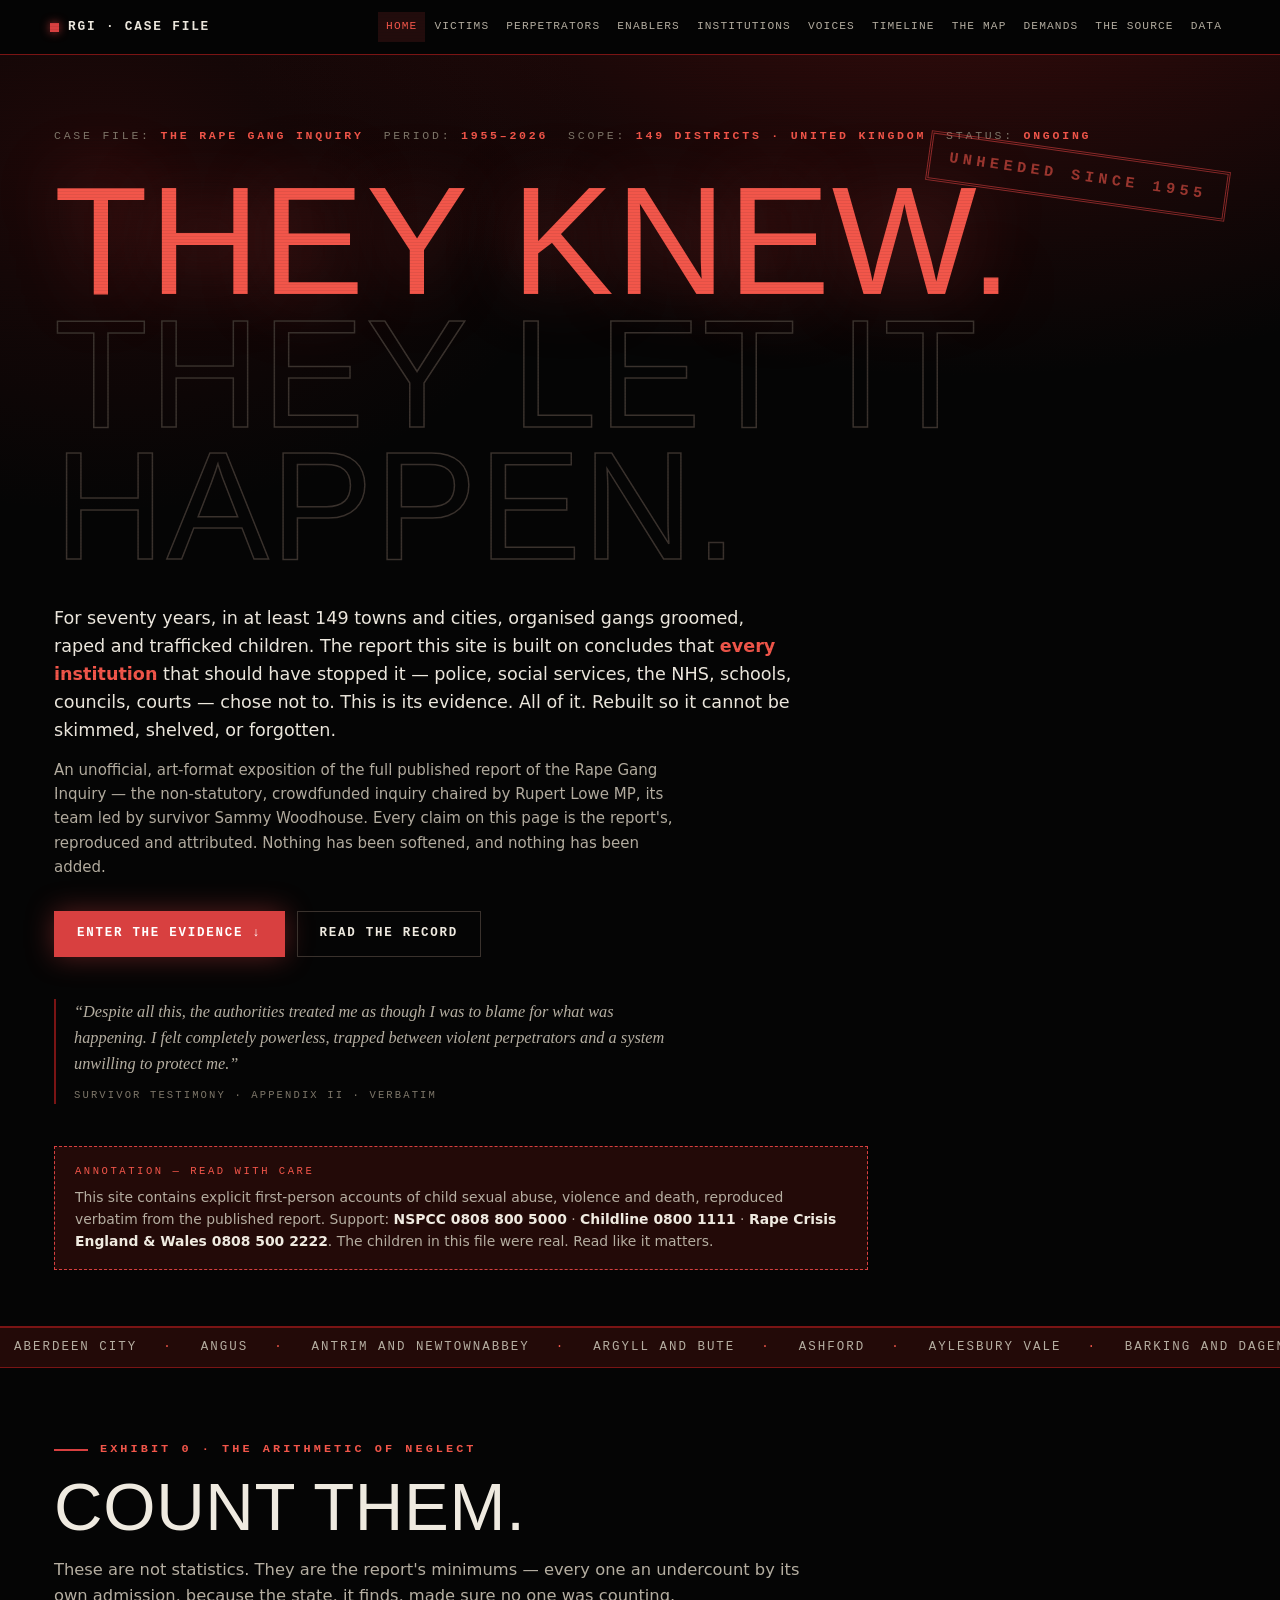
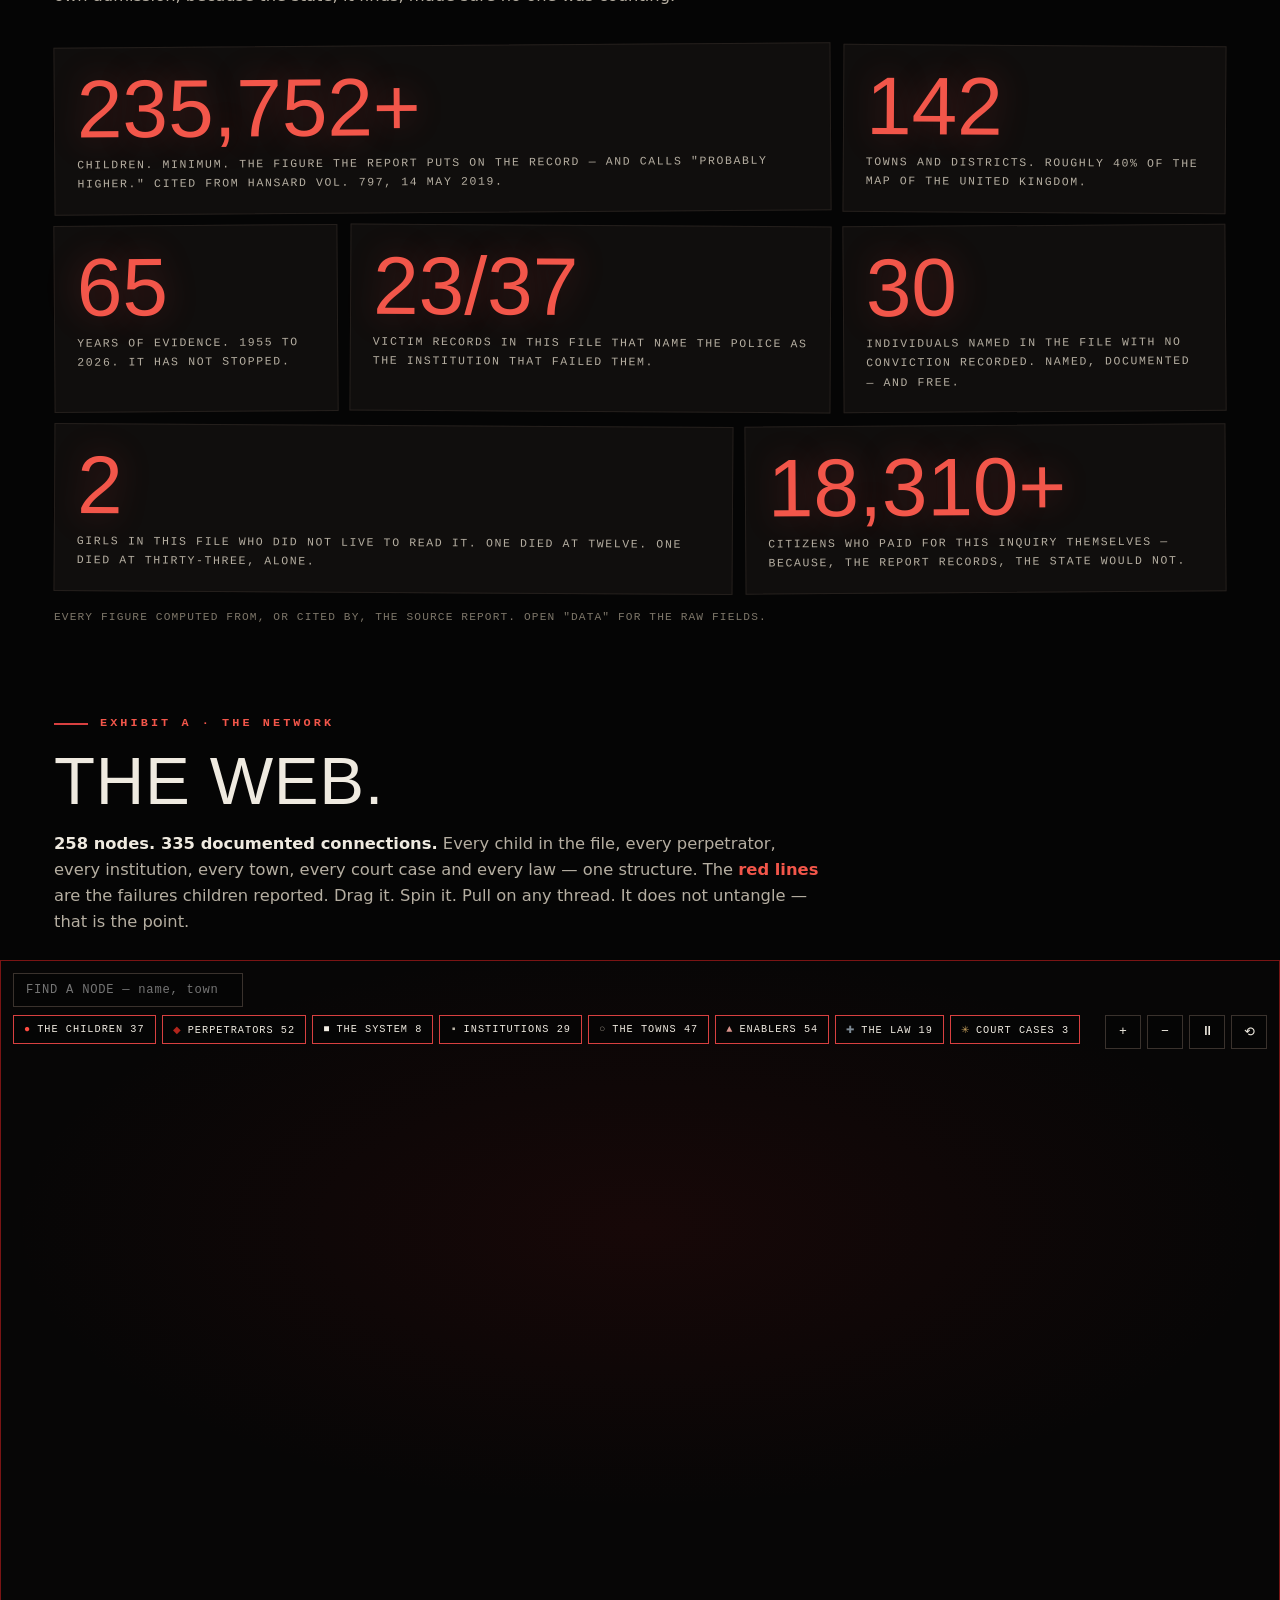
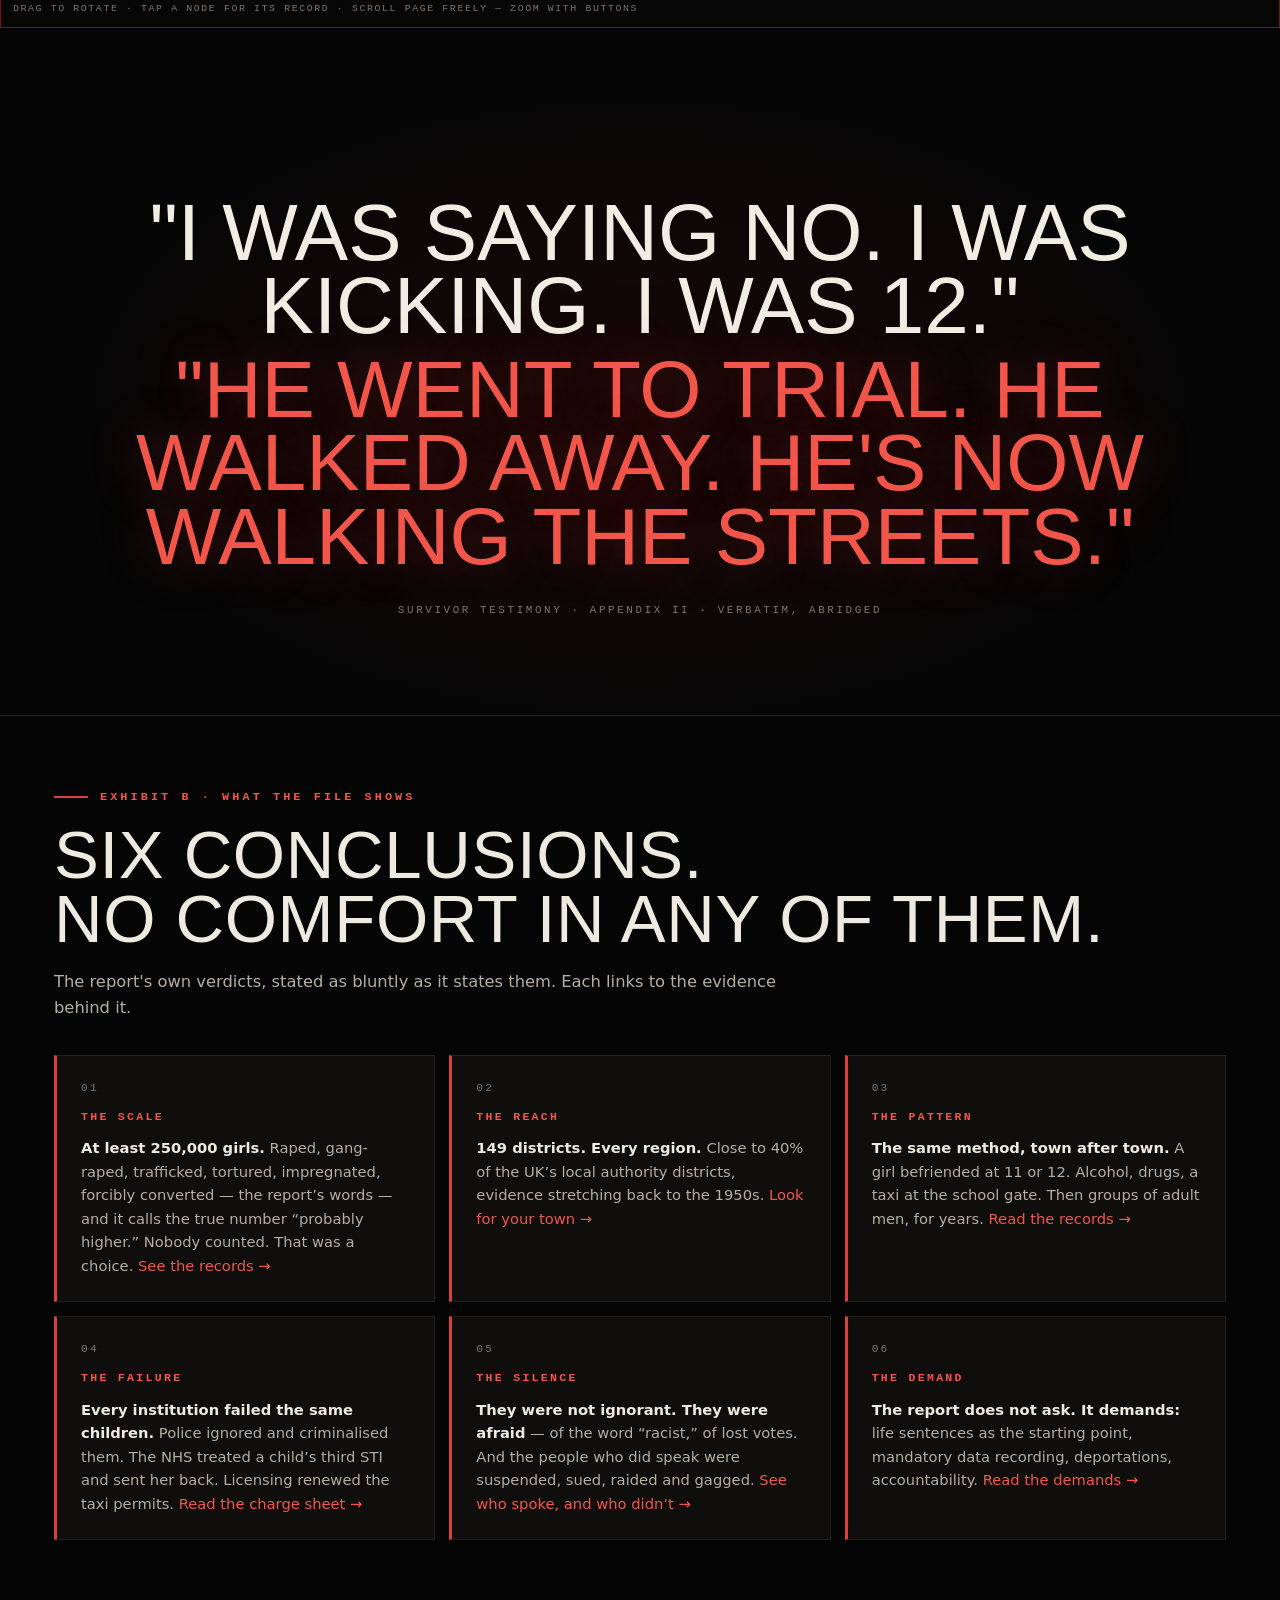
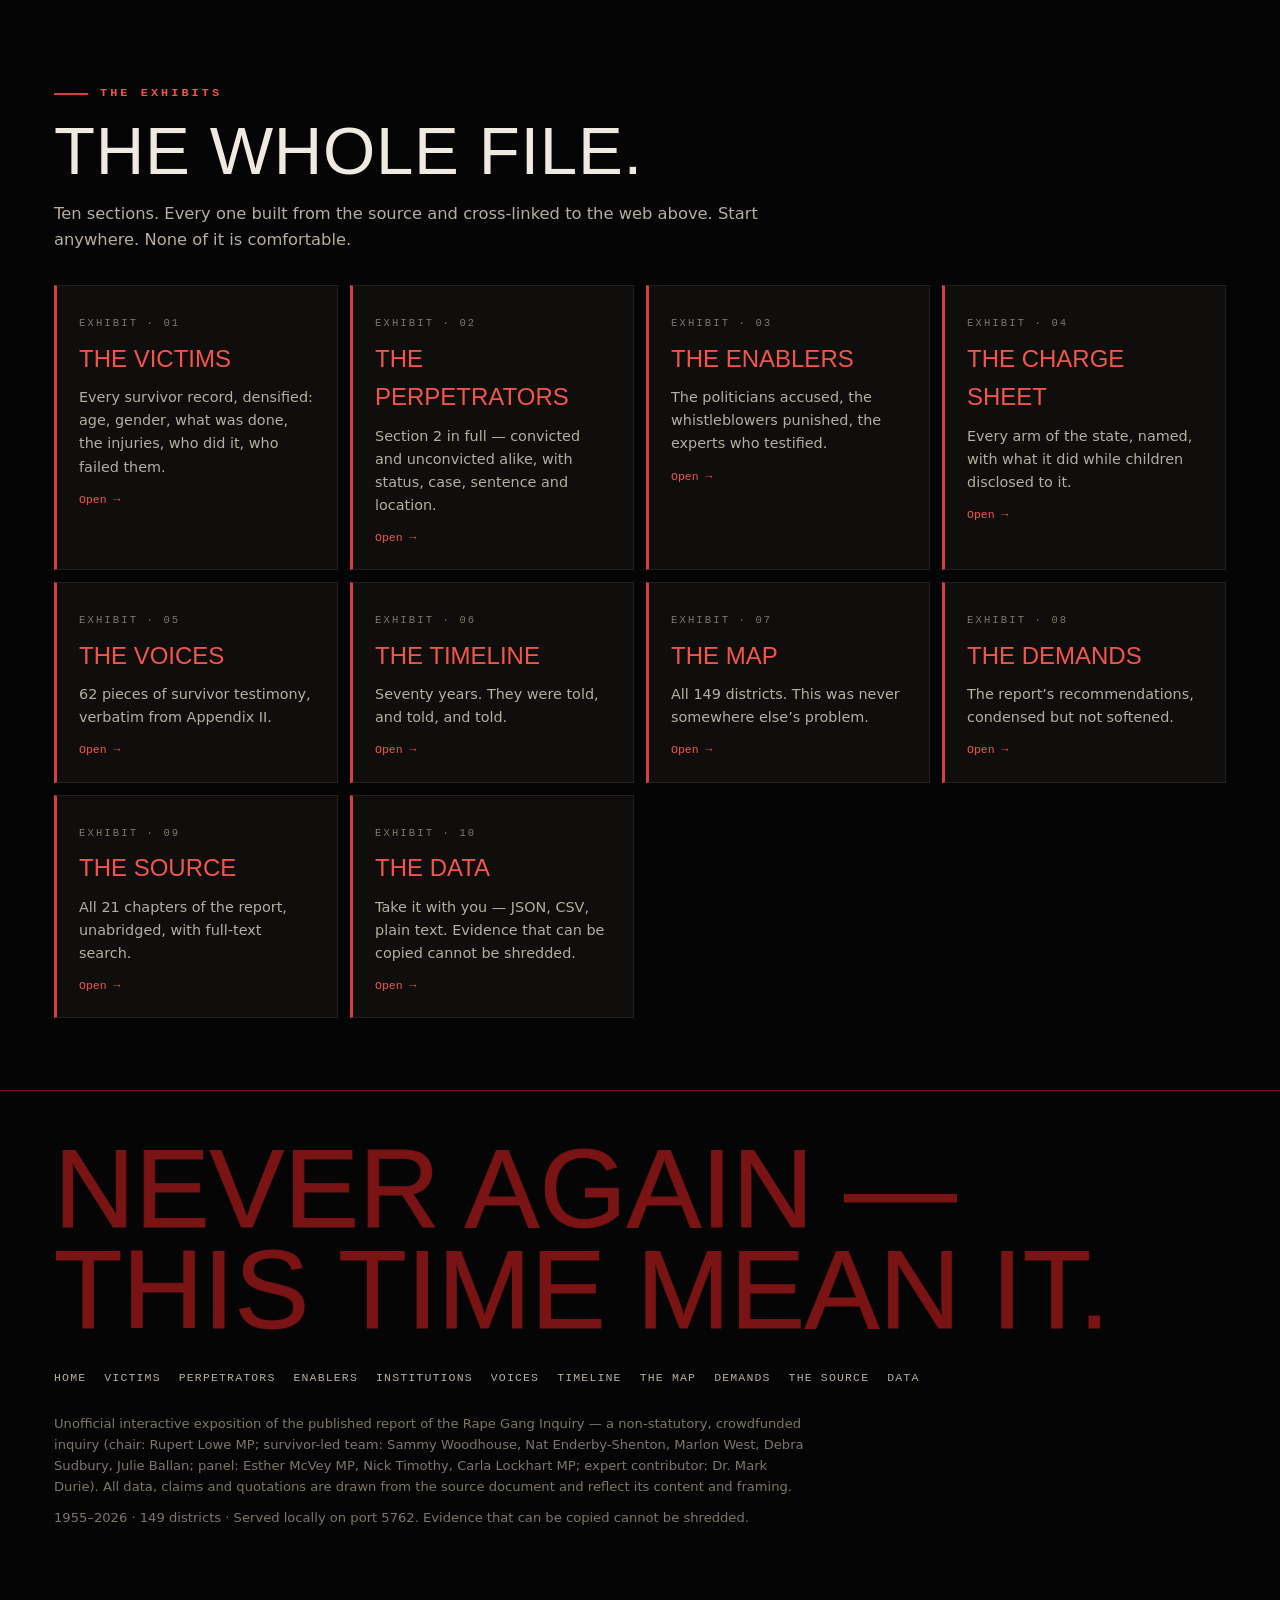
<file: index.html>
<!DOCTYPE html>
<html lang="en-GB">
<head>
<meta charset="utf-8">
<meta name="viewport" content="width=device-width, initial-scale=1">
<meta name="theme-color" content="#050505">
<title>THEY KNEW — The Rape Gang Inquiry, an interactive exposition</title>
<meta name="description" content="An art-exposition of the Rape Gang Inquiry report: a 3D evidence web, every record, every district, blunt and complete.">
<link rel="icon" href="data:image/svg+xml,%3Csvg xmlns='http://www.w3.org/2000/svg' viewBox='0 0 16 16'%3E%3Crect width='16' height='16' fill='%23050505'/%3E%3Crect x='4' y='4' width='8' height='8' fill='%23d84040'/%3E%3C/svg%3E">
<link rel="stylesheet" href="assets/styles.css">
</head>
<body data-page="home">
<a class="skip" href="#main">Skip to content</a>
<header class="site-head">
  <div class="bar">
    <a class="brand" href="index.html">RGI · Case File</a>
    <button class="nav-toggle" aria-label="Toggle navigation" aria-expanded="false">☰</button>
    <nav class="site-nav" aria-label="Primary"><a href="index.html" aria-current="page">Home</a><a href="victims.html">Victims</a><a href="perpetrators.html">Perpetrators</a><a href="enablers.html">Enablers</a><a href="institutions.html">Institutions</a><a href="voices.html">Voices</a><a href="timeline.html">Timeline</a><a href="map.html">The map</a><a href="demands.html">Demands</a><a href="document.html">The source</a><a href="data.html">Data</a></nav>
  </div>
  <div id="progress" aria-hidden="true"></div>
</header>
<main id="main">

<section id="hero">
  <div class="stamp" aria-hidden="true">Unheeded since 1955</div>
  <div class="wrap">
    <div class="hero-top">
      <span>CASE FILE: <b>THE RAPE GANG INQUIRY</b></span>
      <span>PERIOD: <b>1955–2026</b></span>
      <span>SCOPE: <b>149 DISTRICTS · UNITED KINGDOM</b></span>
      <span>STATUS: <b>ONGOING</b></span>
    </div>
    <h1>They knew.<span class="ghost">They let it happen.</span></h1>
    <p class="hero-lede">For seventy years, in at least 149 towns and cities, organised gangs groomed, raped and trafficked children. The report this site is built on concludes that <em>every institution</em> that should have stopped it — police, social services, the NHS, schools, councils, courts — chose not to. This is its evidence. All of it. Rebuilt so it cannot be skimmed, shelved, or forgotten.</p>
    <p class="hero-sub">An unofficial, art-format exposition of the full published report of the Rape Gang Inquiry — the non-statutory, crowdfunded inquiry chaired by Rupert Lowe MP, its team led by survivor Sammy Woodhouse. Every claim on this page is the report's, reproduced and attributed. Nothing has been softened, and nothing has been added.</p>
    <div class="hero-cta-row">
      <a class="btn btn-primary" href="#web">Enter the evidence ↓</a>
      <a class="btn" href="victims.html">Read the record</a>
    </div>
    <div class="hero-voice"><div class="hv-text" id="heroVoice"></div><div class="hv-src">Survivor testimony · Appendix II · verbatim</div></div>
    <div class="notice" role="note">
      <span class="nk">Annotation — read with care</span>
      <p>This site contains explicit first-person accounts of child sexual abuse, violence and death, reproduced verbatim from the published report. Support: <strong>NSPCC 0808 800 5000</strong> · <strong>Childline 0800 1111</strong> · <strong>Rape Crisis England &amp; Wales 0808 500 2222</strong>. The children in this file were real. Read like it matters.</p>
    </div>
  </div>
</section>

<div class="ticker-band" aria-hidden="true"><div class="ticker" id="ticker"></div></div>

<section id="numbers"><div class="wrap">
  <div class="kicker">Exhibit 0 · The arithmetic of neglect</div>
  <h2>Count them.</h2>
  <p class="section-lede">These are not statistics. They are the report's minimums — every one an undercount by its own admission, because the state, it finds, made sure no one was counting.</p>
  <div class="num-grid" id="numGrid"></div>
  <p class="num-foot">Every figure computed from, or cited by, the source report. Open "Data" for the raw fields.</p>
</div></section>

<section id="web"><div class="wrap">
  <div class="kicker">Exhibit A · The network</div>
  <h2>The web.</h2>
  <p class="section-lede"><strong><span id="webNodeCount">—</span> nodes. <span id="webEdgeCount">—</span> documented connections.</strong> Every child in the file, every perpetrator, every institution, every town, every court case and every law — one structure. The <strong style="color:var(--series-text)">red lines</strong> are the failures children reported. Drag it. Spin it. Pull on any thread. It does not untangle — that is the point.</p>
</div>
  <div class="web-shell">
    <canvas id="webCanvas"></canvas>
    <div class="web-hud">
      <div class="web-search"><input id="webSearch" type="search" placeholder="FIND A NODE — name, town…" aria-label="Search nodes in the evidence web"><div class="ws-results" id="wsResults" hidden></div></div>
      <div class="web-filters" id="webFilters" role="group" aria-label="Node type filters"></div>
      <div class="web-ctl"><button id="webZoomIn" aria-label="Zoom in">+</button><button id="webZoomOut" aria-label="Zoom out">−</button><button id="webSpin" aria-label="Pause or resume rotation" aria-pressed="true">⏸</button><button id="webReset" aria-label="Reset view">⟲</button></div>
    </div>
    <div class="web-caption">DRAG TO ROTATE · TAP A NODE FOR ITS RECORD · SCROLL PAGE FREELY — ZOOM WITH BUTTONS</div>
    <aside id="webPanel" aria-label="Selected node record"><button class="wp-close" id="wpClose" aria-label="Close panel">✕</button><div id="wpBody"></div></aside>
  </div>
</section>

<div class="shout">
  <span class="l1">"I was saying no. I was kicking. I was 12."</span>
  <span class="l2">"He went to trial. He walked away. He's now walking the streets."</span>
  <div class="src">Survivor testimony · Appendix II · verbatim, abridged</div>
</div>

<section id="findings"><div class="wrap">
  <div class="kicker">Exhibit B · What the file shows</div>
  <h2>Six conclusions.<br>No comfort in any of them.</h2>
  <p class="section-lede">The report's own verdicts, stated as bluntly as it states them. Each links to the evidence behind it.</p>
  <div class="cards-3" id="findingGrid"></div>
</div></section>

<section id="index"><div class="wrap">
  <div class="kicker">The exhibits</div>
  <h2>The whole file.</h2>
  <p class="section-lede">Ten sections. Every one built from the source and cross-linked to the web above. Start anywhere. None of it is comfortable.</p>
  <div class="index-grid" id="indexGrid"></div>
</div></section>

</main>
<footer>
  <div class="wrap">
    <div class="big" aria-hidden="true">Never again — this time mean it.</div>
    <nav class="fnav" aria-label="Footer"><a href="index.html">Home</a><a href="victims.html">Victims</a><a href="perpetrators.html">Perpetrators</a><a href="enablers.html">Enablers</a><a href="institutions.html">Institutions</a><a href="voices.html">Voices</a><a href="timeline.html">Timeline</a><a href="map.html">The map</a><a href="demands.html">Demands</a><a href="document.html">The source</a><a href="data.html">Data</a></nav>
    <p>Unofficial interactive exposition of the published report of the Rape Gang Inquiry — a non-statutory, crowdfunded inquiry (chair: Rupert Lowe MP; survivor-led team: Sammy Woodhouse, Nat Enderby-Shenton, Marlon West, Debra Sudbury, Julie Ballan; panel: Esther McVey MP, Nick Timothy, Carla Lockhart MP; expert contributor: Dr. Mark Durie). All data, claims and quotations are drawn from the source document and reflect its content and framing.</p>
    <p>1955–2026 · 149 districts · Served locally on port 5762. Evidence that can be copied cannot be shredded.</p>
  </div>
</footer>
<div id="tooltip" role="status"></div>
<script src="assets/web.js"></script>
<script src="assets/site.js"></script>
</body>
</html>
</file>
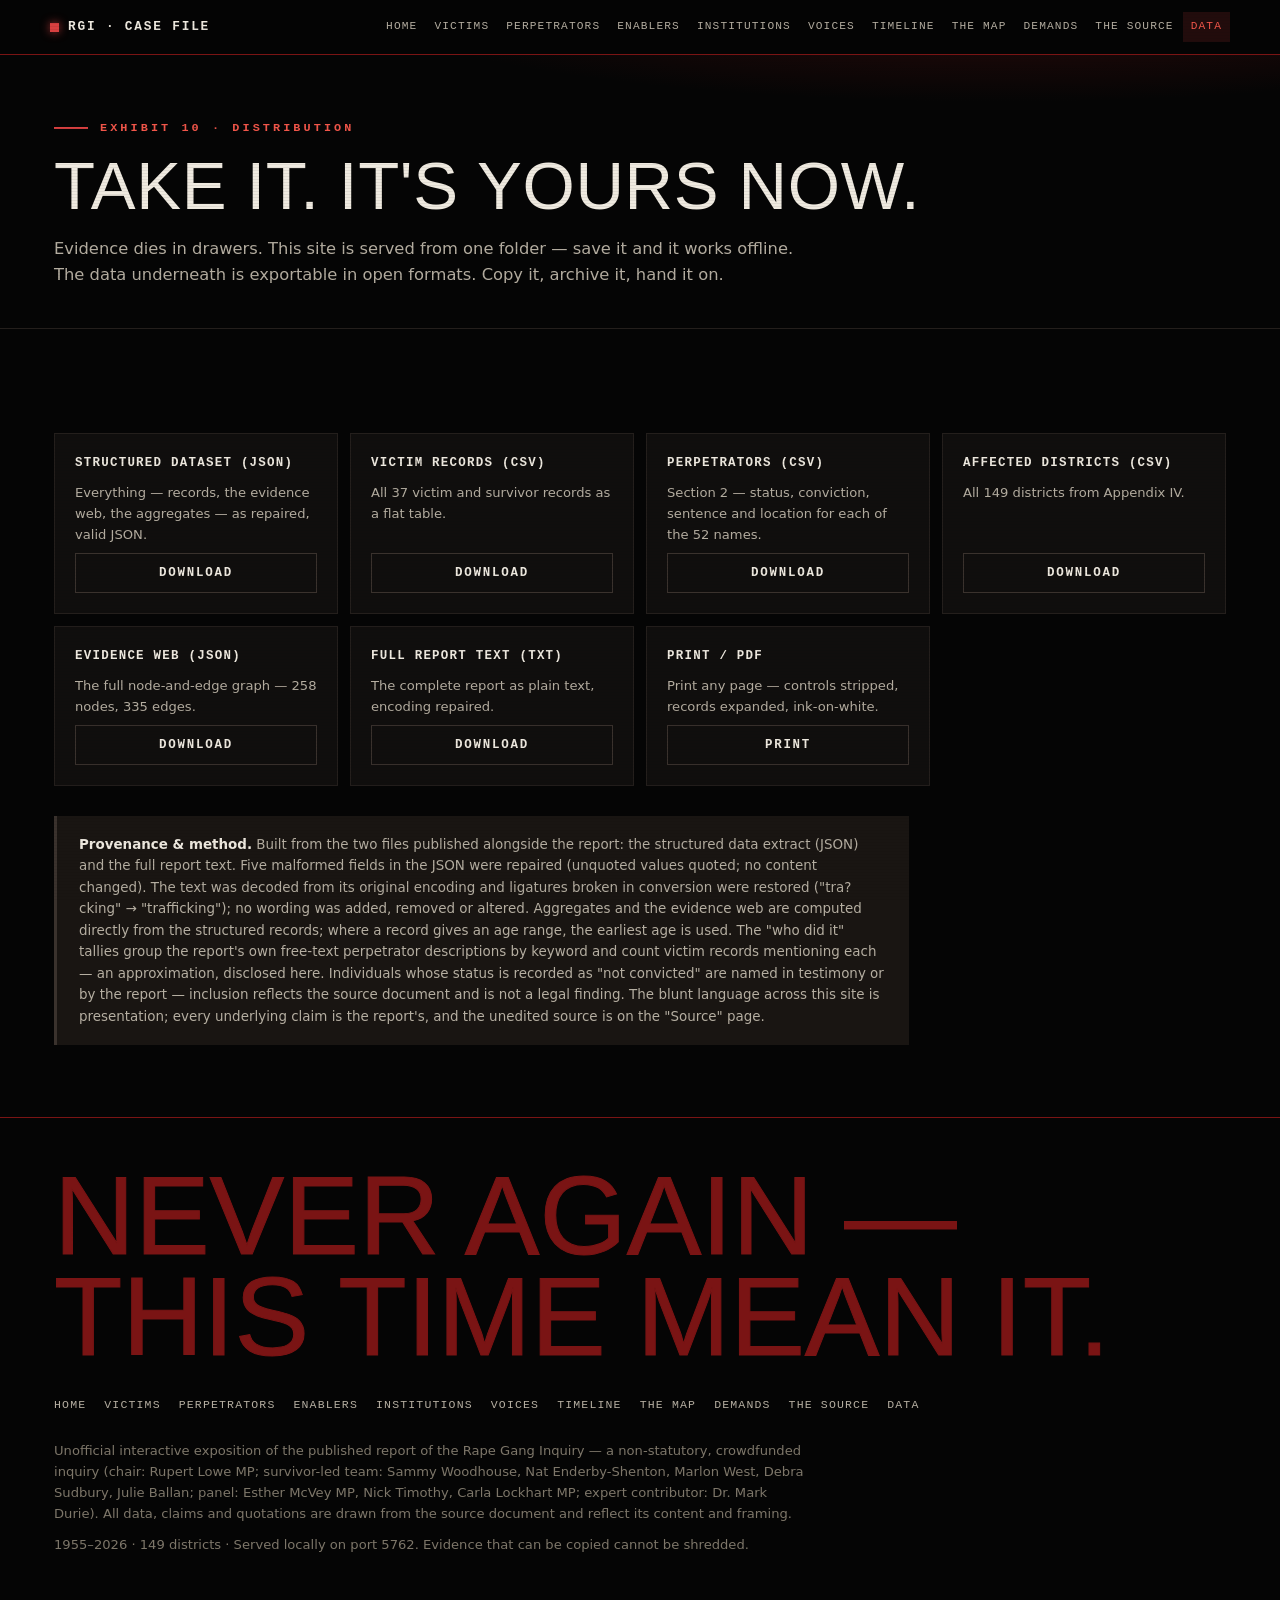
<file: data.html>
<!DOCTYPE html>
<html lang="en-GB">
<head>
<meta charset="utf-8">
<meta name="viewport" content="width=device-width, initial-scale=1">
<meta name="theme-color" content="#050505">
<title>The Data — The Rape Gang Inquiry Case File</title>
<meta name="description" content="Take it with you — JSON, CSV, plain text.">
<link rel="icon" href="data:image/svg+xml,%3Csvg xmlns='http://www.w3.org/2000/svg' viewBox='0 0 16 16'%3E%3Crect width='16' height='16' fill='%23050505'/%3E%3Crect x='4' y='4' width='8' height='8' fill='%23d84040'/%3E%3C/svg%3E">
<link rel="stylesheet" href="assets/styles.css">
</head>
<body data-page="data">
<a class="skip" href="#main">Skip to content</a>
<header class="site-head">
  <div class="bar">
    <a class="brand" href="index.html">RGI · Case File</a>
    <button class="nav-toggle" aria-label="Toggle navigation" aria-expanded="false">☰</button>
    <nav class="site-nav" aria-label="Primary"><a href="index.html">Home</a><a href="victims.html">Victims</a><a href="perpetrators.html">Perpetrators</a><a href="enablers.html">Enablers</a><a href="institutions.html">Institutions</a><a href="voices.html">Voices</a><a href="timeline.html">Timeline</a><a href="map.html">The map</a><a href="demands.html">Demands</a><a href="document.html">The source</a><a href="data.html" aria-current="page">Data</a></nav>
  </div>
  <div id="progress" aria-hidden="true"></div>
</header>
<main id="main">
<section class="page-head"><div class="wrap">
  <div class="kicker">Exhibit 10 · Distribution</div>
  <h2>Take it. It's yours now.</h2>
  <p class="section-lede">Evidence dies in drawers. This site is served from one folder — save it and it works offline. The data underneath is exportable in open formats. Copy it, archive it, hand it on.</p>
  
</div></section>
<section><div class="wrap"><div class="export-grid" id="exportGrid"></div>
<div class="provenance"><strong>Provenance &amp; method.</strong> Built from the two files published alongside the report: the structured data extract (JSON) and the full report text. Five malformed fields in the JSON were repaired (unquoted values quoted; no content changed). The text was decoded from its original encoding and ligatures broken in conversion were restored ("tra?cking" → "trafficking"); no wording was added, removed or altered. Aggregates and the evidence web are computed directly from the structured records; where a record gives an age range, the earliest age is used. The "who did it" tallies group the report's own free-text perpetrator descriptions by keyword and count victim records mentioning each — an approximation, disclosed here. Individuals whose status is recorded as "not convicted" are named in testimony or by the report — inclusion reflects the source document and is not a legal finding. The blunt language across this site is presentation; every underlying claim is the report's, and the unedited source is on the "Source" page.</div>
</div></section>

</main>
<footer>
  <div class="wrap">
    <div class="big" aria-hidden="true">Never again — this time mean it.</div>
    <nav class="fnav" aria-label="Footer"><a href="index.html">Home</a><a href="victims.html">Victims</a><a href="perpetrators.html">Perpetrators</a><a href="enablers.html">Enablers</a><a href="institutions.html">Institutions</a><a href="voices.html">Voices</a><a href="timeline.html">Timeline</a><a href="map.html">The map</a><a href="demands.html">Demands</a><a href="document.html">The source</a><a href="data.html">Data</a></nav>
    <p>Unofficial interactive exposition of the published report of the Rape Gang Inquiry — a non-statutory, crowdfunded inquiry (chair: Rupert Lowe MP; survivor-led team: Sammy Woodhouse, Nat Enderby-Shenton, Marlon West, Debra Sudbury, Julie Ballan; panel: Esther McVey MP, Nick Timothy, Carla Lockhart MP; expert contributor: Dr. Mark Durie). All data, claims and quotations are drawn from the source document and reflect its content and framing.</p>
    <p>1955–2026 · 149 districts · Served locally on port 5762. Evidence that can be copied cannot be shredded.</p>
  </div>
</footer>
<div id="tooltip" role="status"></div>

<script src="assets/site.js"></script>
</body>
</html>
</file>
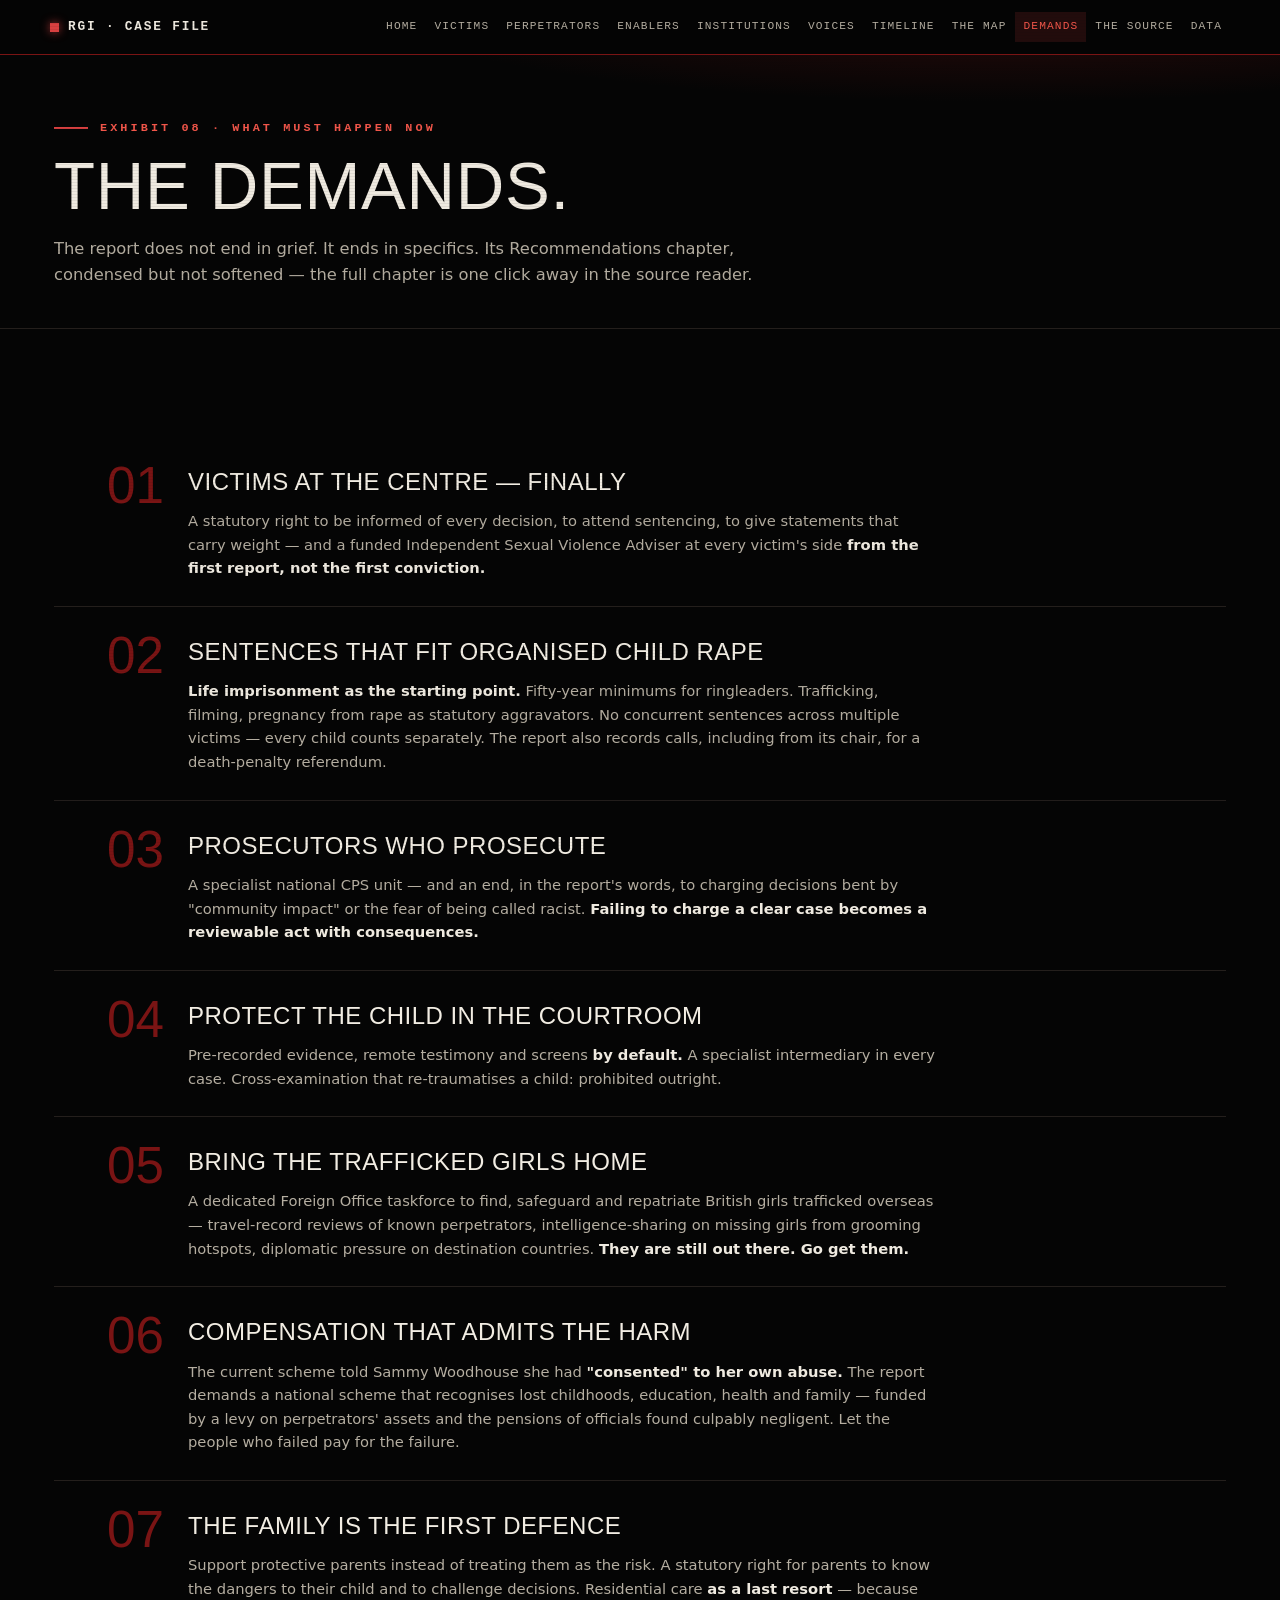
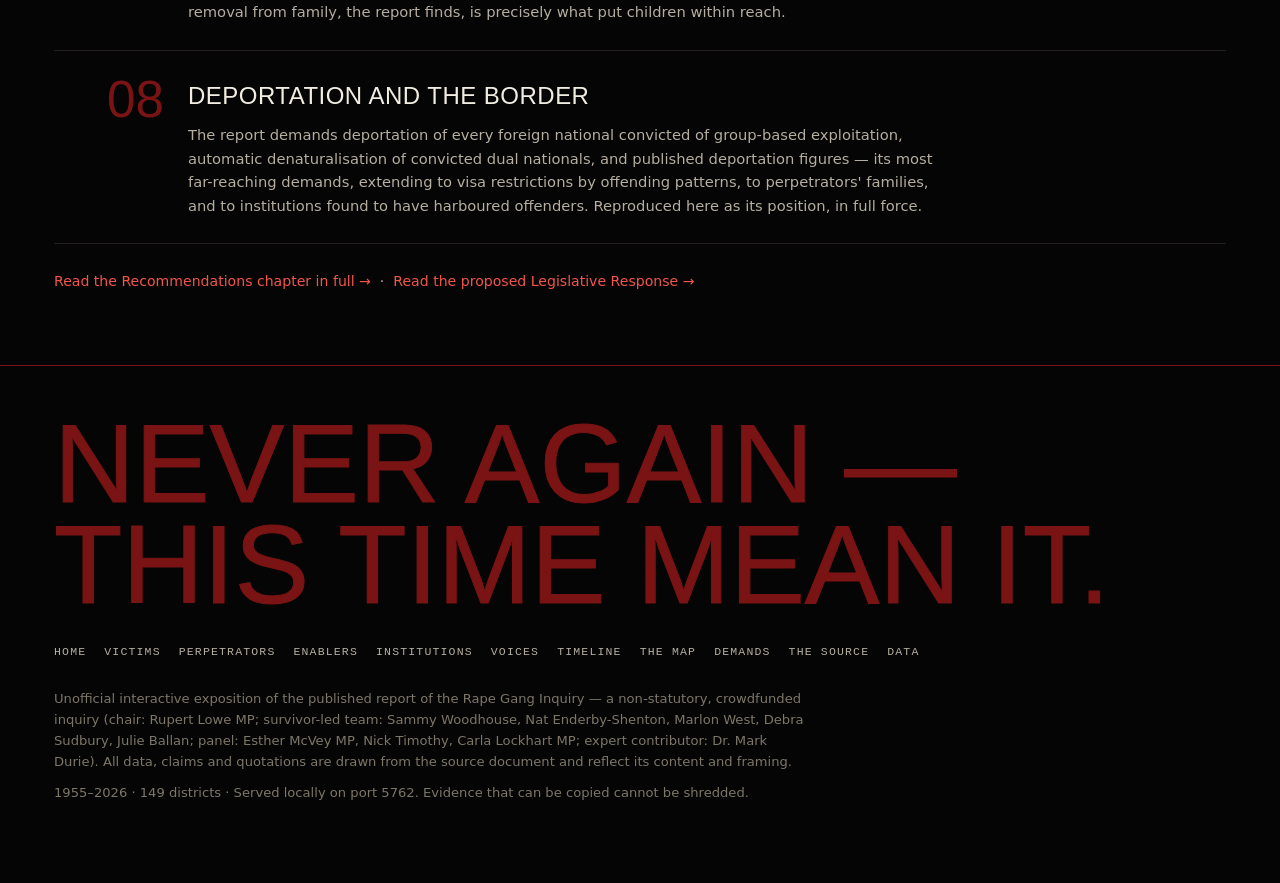
<file: demands.html>
<!DOCTYPE html>
<html lang="en-GB">
<head>
<meta charset="utf-8">
<meta name="viewport" content="width=device-width, initial-scale=1">
<meta name="theme-color" content="#050505">
<title>The Demands — The Rape Gang Inquiry Case File</title>
<meta name="description" content="The report’s recommendations, condensed but not softened.">
<link rel="icon" href="data:image/svg+xml,%3Csvg xmlns='http://www.w3.org/2000/svg' viewBox='0 0 16 16'%3E%3Crect width='16' height='16' fill='%23050505'/%3E%3Crect x='4' y='4' width='8' height='8' fill='%23d84040'/%3E%3C/svg%3E">
<link rel="stylesheet" href="assets/styles.css">
</head>
<body data-page="static">
<a class="skip" href="#main">Skip to content</a>
<header class="site-head">
  <div class="bar">
    <a class="brand" href="index.html">RGI · Case File</a>
    <button class="nav-toggle" aria-label="Toggle navigation" aria-expanded="false">☰</button>
    <nav class="site-nav" aria-label="Primary"><a href="index.html">Home</a><a href="victims.html">Victims</a><a href="perpetrators.html">Perpetrators</a><a href="enablers.html">Enablers</a><a href="institutions.html">Institutions</a><a href="voices.html">Voices</a><a href="timeline.html">Timeline</a><a href="map.html">The map</a><a href="demands.html" aria-current="page">Demands</a><a href="document.html">The source</a><a href="data.html">Data</a></nav>
  </div>
  <div id="progress" aria-hidden="true"></div>
</header>
<main id="main">
<section class="page-head"><div class="wrap">
  <div class="kicker">Exhibit 08 · What must happen now</div>
  <h2>The demands.</h2>
  <p class="section-lede">The report does not end in grief. It ends in specifics. Its Recommendations chapter, condensed but not softened — the full chapter is one click away in the source reader.</p>
  
</div></section>
<section><div class="wrap"><div class="demand-list">
  <div class="demand"><div><h3>Victims at the centre — finally</h3><p>A statutory right to be informed of every decision, to attend sentencing, to give statements that carry weight — and a funded Independent Sexual Violence Adviser at every victim's side <strong>from the first report, not the first conviction.</strong></p></div></div>
  <div class="demand"><div><h3>Sentences that fit organised child rape</h3><p><strong>Life imprisonment as the starting point.</strong> Fifty-year minimums for ringleaders. Trafficking, filming, pregnancy from rape as statutory aggravators. No concurrent sentences across multiple victims — every child counts separately. The report also records calls, including from its chair, for a death-penalty referendum.</p></div></div>
  <div class="demand"><div><h3>Prosecutors who prosecute</h3><p>A specialist national CPS unit — and an end, in the report's words, to charging decisions bent by "community impact" or the fear of being called racist. <strong>Failing to charge a clear case becomes a reviewable act with consequences.</strong></p></div></div>
  <div class="demand"><div><h3>Protect the child in the courtroom</h3><p>Pre-recorded evidence, remote testimony and screens <strong>by default.</strong> A specialist intermediary in every case. Cross-examination that re-traumatises a child: prohibited outright.</p></div></div>
  <div class="demand"><div><h3>Bring the trafficked girls home</h3><p>A dedicated Foreign Office taskforce to find, safeguard and repatriate British girls trafficked overseas — travel-record reviews of known perpetrators, intelligence-sharing on missing girls from grooming hotspots, diplomatic pressure on destination countries. <strong>They are still out there. Go get them.</strong></p></div></div>
  <div class="demand"><div><h3>Compensation that admits the harm</h3><p>The current scheme told Sammy Woodhouse she had <strong>"consented" to her own abuse.</strong> The report demands a national scheme that recognises lost childhoods, education, health and family — funded by a levy on perpetrators' assets and the pensions of officials found culpably negligent. Let the people who failed pay for the failure.</p></div></div>
  <div class="demand"><div><h3>The family is the first defence</h3><p>Support protective parents instead of treating them as the risk. A statutory right for parents to know the dangers to their child and to challenge decisions. Residential care <strong>as a last resort</strong> — because removal from family, the report finds, is precisely what put children within reach.</p></div></div>
  <div class="demand"><div><h3>Deportation and the border</h3><p>The report demands deportation of every foreign national convicted of group-based exploitation, automatic denaturalisation of convicted dual nationals, and published deportation figures — its most far-reaching demands, extending to visa restrictions by offending patterns, to perpetrators' families, and to institutions found to have harboured offenders. Reproduced here as its position, in full force.</p></div></div>
</div>
<p class="sol-note"><a href="document.html?q=Recommendations">Read the Recommendations chapter in full →</a> &nbsp;·&nbsp; <a href="document.html?q=Legislative">Read the proposed Legislative Response →</a></p>
</div></section>

</main>
<footer>
  <div class="wrap">
    <div class="big" aria-hidden="true">Never again — this time mean it.</div>
    <nav class="fnav" aria-label="Footer"><a href="index.html">Home</a><a href="victims.html">Victims</a><a href="perpetrators.html">Perpetrators</a><a href="enablers.html">Enablers</a><a href="institutions.html">Institutions</a><a href="voices.html">Voices</a><a href="timeline.html">Timeline</a><a href="map.html">The map</a><a href="demands.html">Demands</a><a href="document.html">The source</a><a href="data.html">Data</a></nav>
    <p>Unofficial interactive exposition of the published report of the Rape Gang Inquiry — a non-statutory, crowdfunded inquiry (chair: Rupert Lowe MP; survivor-led team: Sammy Woodhouse, Nat Enderby-Shenton, Marlon West, Debra Sudbury, Julie Ballan; panel: Esther McVey MP, Nick Timothy, Carla Lockhart MP; expert contributor: Dr. Mark Durie). All data, claims and quotations are drawn from the source document and reflect its content and framing.</p>
    <p>1955–2026 · 149 districts · Served locally on port 5762. Evidence that can be copied cannot be shredded.</p>
  </div>
</footer>
<div id="tooltip" role="status"></div>

<script src="assets/site.js"></script>
</body>
</html>
</file>
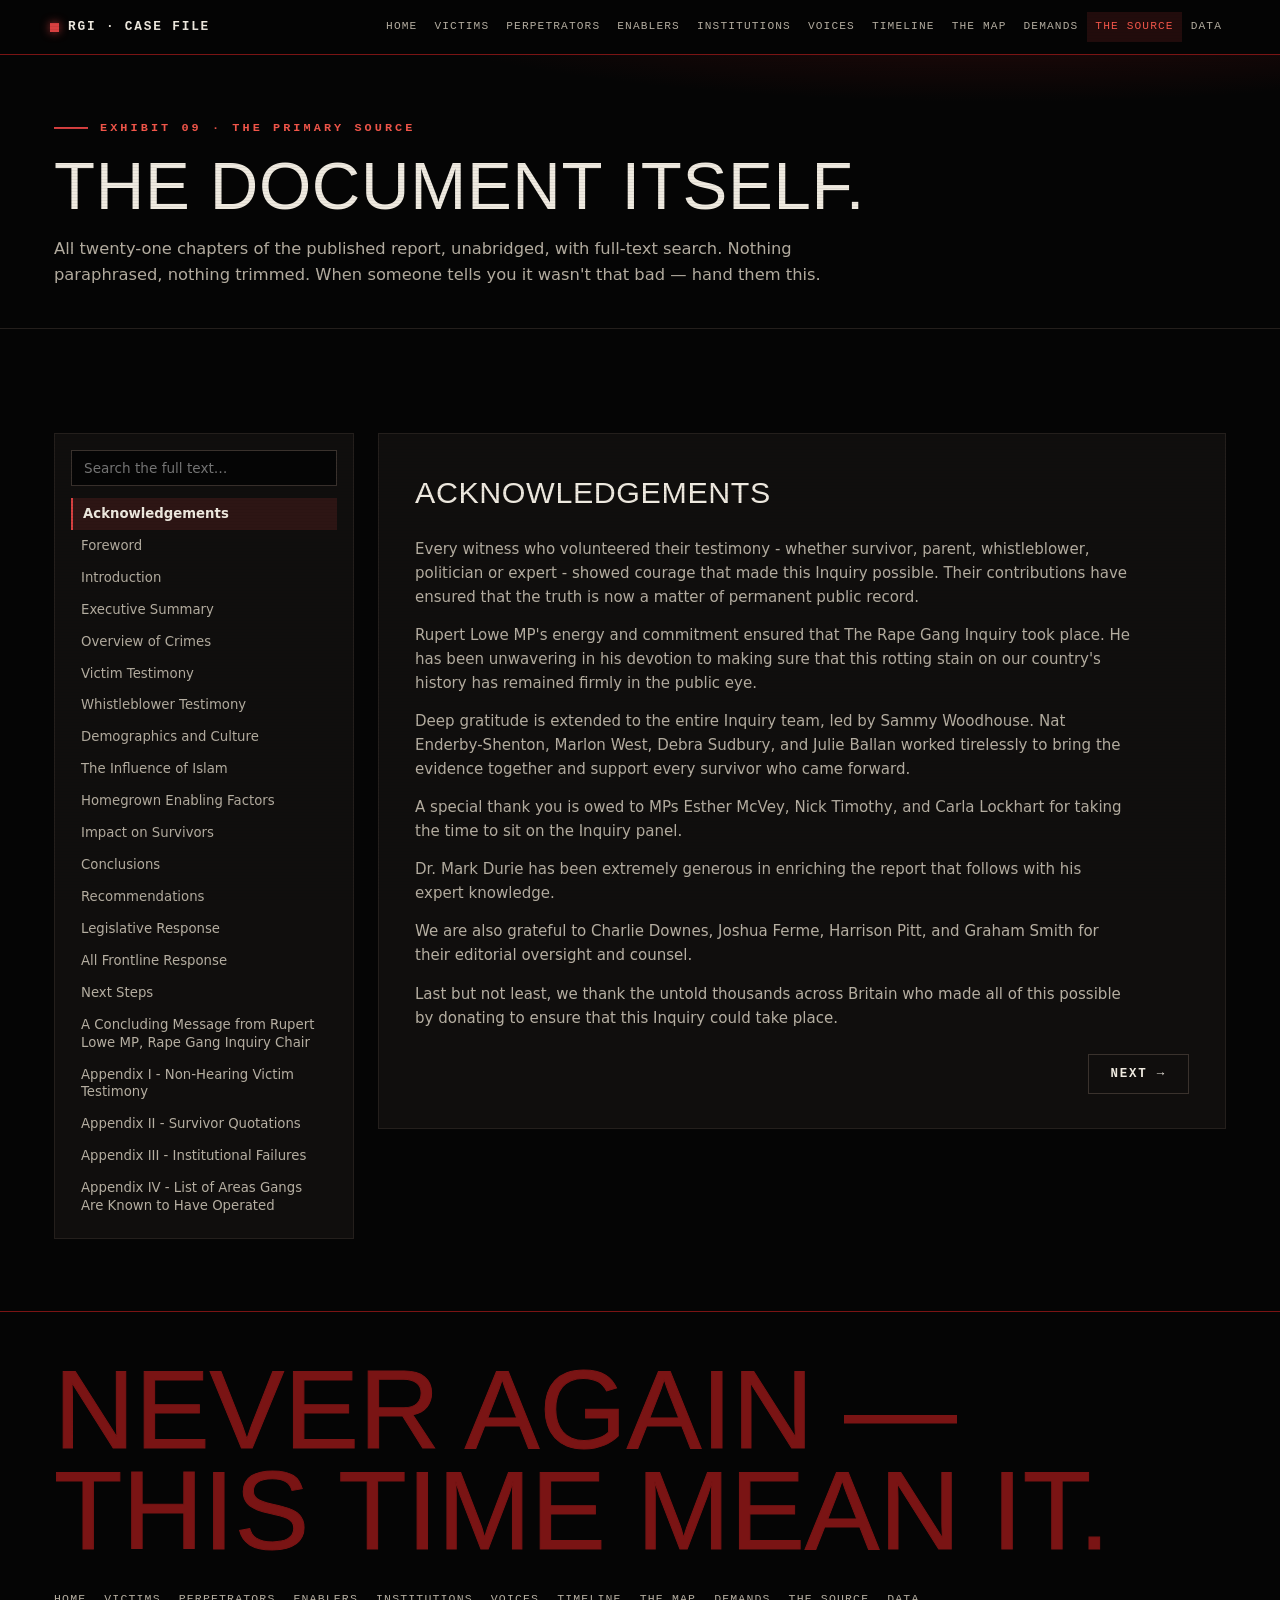
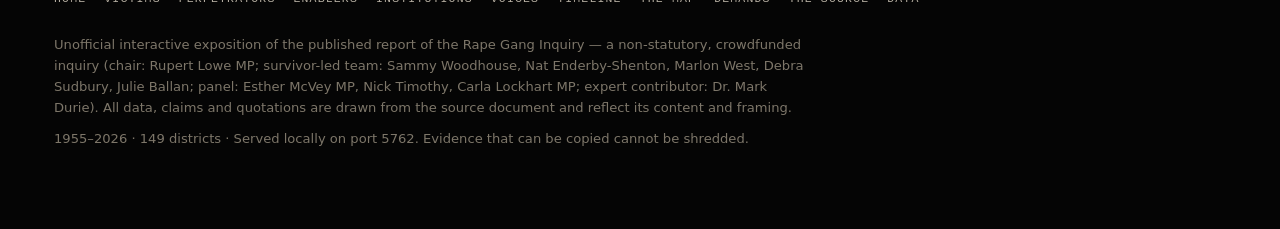
<file: document.html>
<!DOCTYPE html>
<html lang="en-GB">
<head>
<meta charset="utf-8">
<meta name="viewport" content="width=device-width, initial-scale=1">
<meta name="theme-color" content="#050505">
<title>The Source — The Rape Gang Inquiry Case File</title>
<meta name="description" content="All 21 chapters of the report, unabridged, with full-text search.">
<link rel="icon" href="data:image/svg+xml,%3Csvg xmlns='http://www.w3.org/2000/svg' viewBox='0 0 16 16'%3E%3Crect width='16' height='16' fill='%23050505'/%3E%3Crect x='4' y='4' width='8' height='8' fill='%23d84040'/%3E%3C/svg%3E">
<link rel="stylesheet" href="assets/styles.css">
</head>
<body data-page="document">
<a class="skip" href="#main">Skip to content</a>
<header class="site-head">
  <div class="bar">
    <a class="brand" href="index.html">RGI · Case File</a>
    <button class="nav-toggle" aria-label="Toggle navigation" aria-expanded="false">☰</button>
    <nav class="site-nav" aria-label="Primary"><a href="index.html">Home</a><a href="victims.html">Victims</a><a href="perpetrators.html">Perpetrators</a><a href="enablers.html">Enablers</a><a href="institutions.html">Institutions</a><a href="voices.html">Voices</a><a href="timeline.html">Timeline</a><a href="map.html">The map</a><a href="demands.html">Demands</a><a href="document.html" aria-current="page">The source</a><a href="data.html">Data</a></nav>
  </div>
  <div id="progress" aria-hidden="true"></div>
</header>
<main id="main">
<section class="page-head"><div class="wrap">
  <div class="kicker">Exhibit 09 · The primary source</div>
  <h2>The document itself.</h2>
  <p class="section-lede">All twenty-one chapters of the published report, unabridged, with full-text search. Nothing paraphrased, nothing trimmed. When someone tells you it wasn't that bad — hand them this.</p>
  
</div></section>
<section><div class="wrap"><div class="doc-layout">
  <aside class="doc-toc" aria-label="Report contents"><input type="search" id="docSearch" placeholder="Search the full text…" aria-label="Search the full report text"><div id="docSearchResults"></div><div id="docToc"></div></aside>
  <article class="doc-reader" id="docReader" aria-live="polite"></article>
</div></div></section>

</main>
<footer>
  <div class="wrap">
    <div class="big" aria-hidden="true">Never again — this time mean it.</div>
    <nav class="fnav" aria-label="Footer"><a href="index.html">Home</a><a href="victims.html">Victims</a><a href="perpetrators.html">Perpetrators</a><a href="enablers.html">Enablers</a><a href="institutions.html">Institutions</a><a href="voices.html">Voices</a><a href="timeline.html">Timeline</a><a href="map.html">The map</a><a href="demands.html">Demands</a><a href="document.html">The source</a><a href="data.html">Data</a></nav>
    <p>Unofficial interactive exposition of the published report of the Rape Gang Inquiry — a non-statutory, crowdfunded inquiry (chair: Rupert Lowe MP; survivor-led team: Sammy Woodhouse, Nat Enderby-Shenton, Marlon West, Debra Sudbury, Julie Ballan; panel: Esther McVey MP, Nick Timothy, Carla Lockhart MP; expert contributor: Dr. Mark Durie). All data, claims and quotations are drawn from the source document and reflect its content and framing.</p>
    <p>1955–2026 · 149 districts · Served locally on port 5762. Evidence that can be copied cannot be shredded.</p>
  </div>
</footer>
<div id="tooltip" role="status"></div>

<script src="assets/site.js"></script>
</body>
</html>
</file>
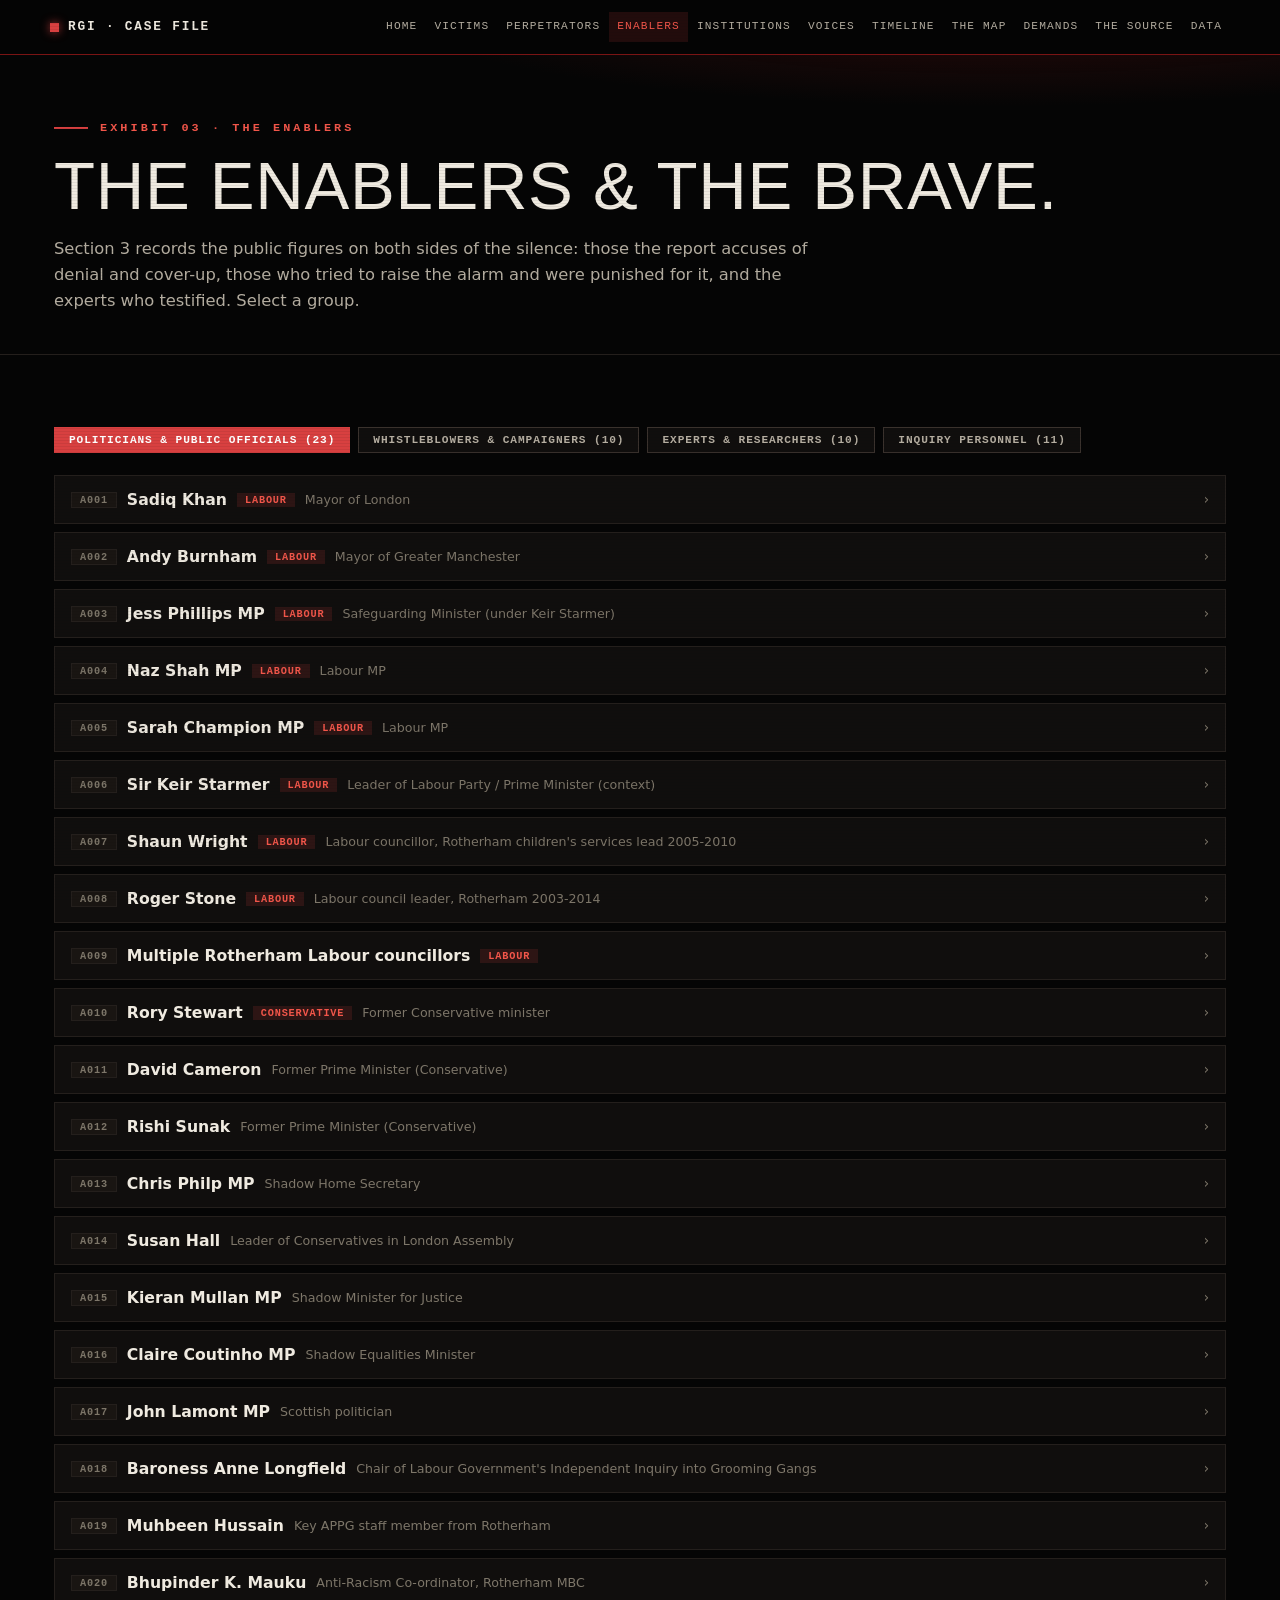
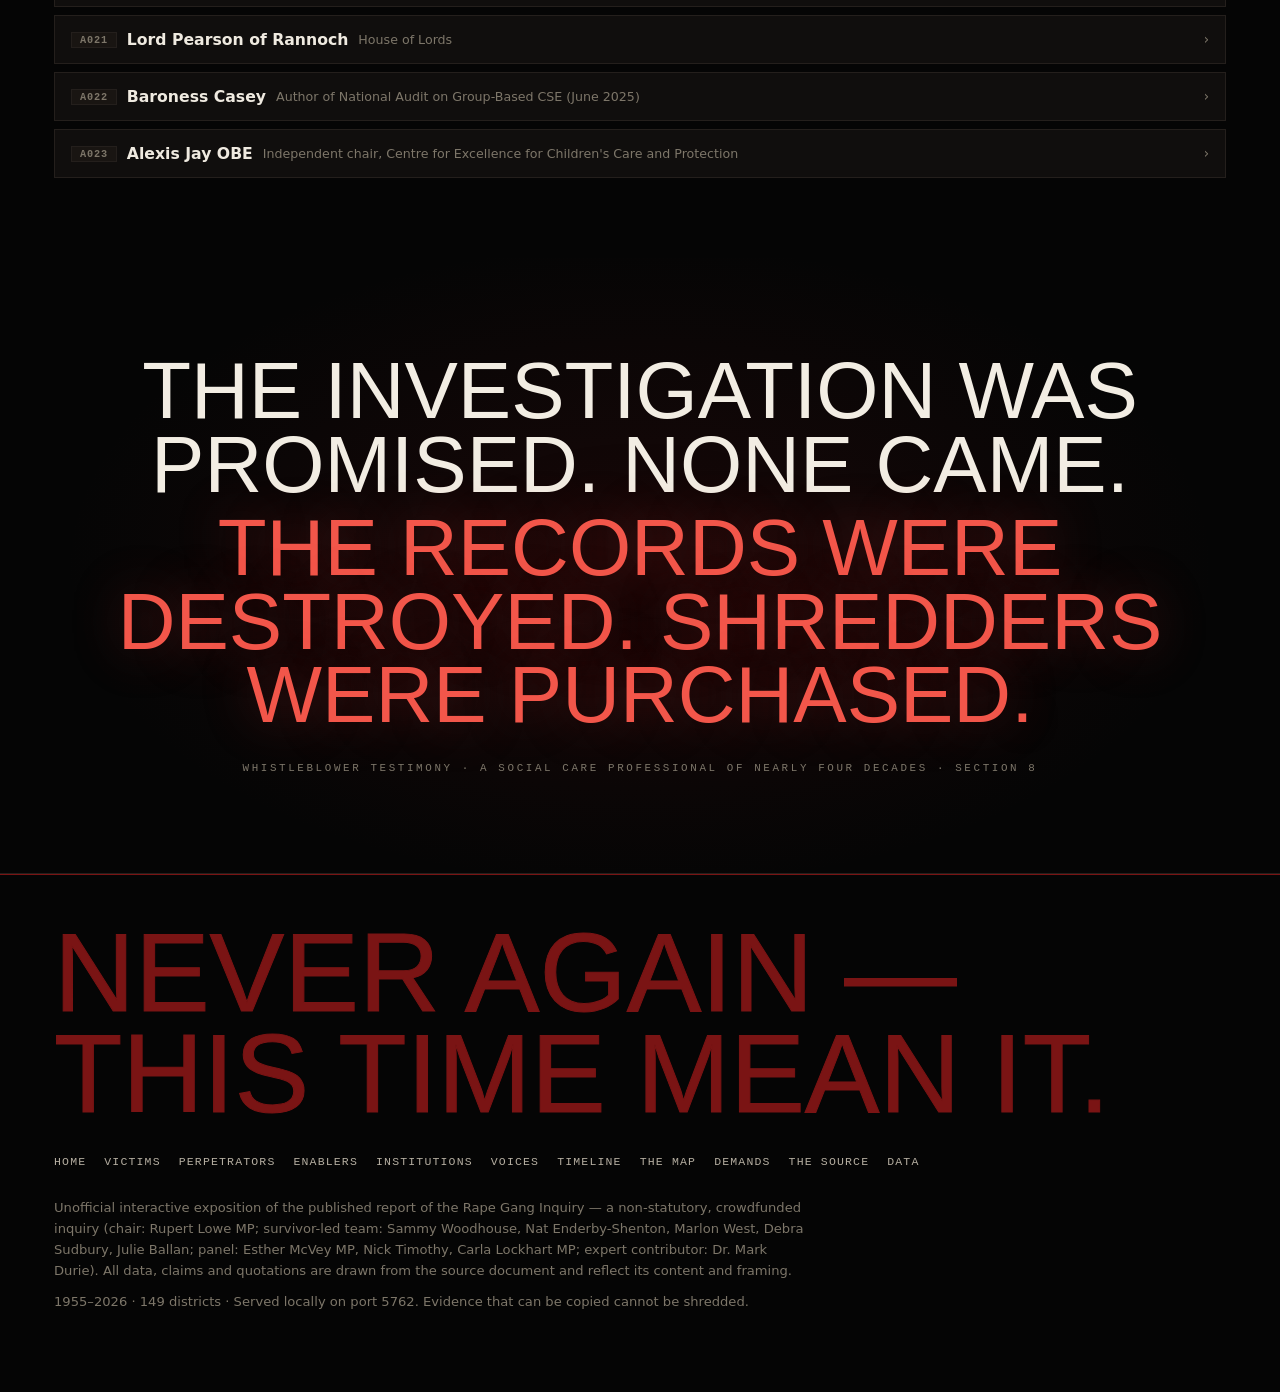
<file: enablers.html>
<!DOCTYPE html>
<html lang="en-GB">
<head>
<meta charset="utf-8">
<meta name="viewport" content="width=device-width, initial-scale=1">
<meta name="theme-color" content="#050505">
<title>The Enablers — The Rape Gang Inquiry Case File</title>
<meta name="description" content="The politicians accused, the whistleblowers punished, the experts who testified.">
<link rel="icon" href="data:image/svg+xml,%3Csvg xmlns='http://www.w3.org/2000/svg' viewBox='0 0 16 16'%3E%3Crect width='16' height='16' fill='%23050505'/%3E%3Crect x='4' y='4' width='8' height='8' fill='%23d84040'/%3E%3C/svg%3E">
<link rel="stylesheet" href="assets/styles.css">
</head>
<body data-page="enablers">
<a class="skip" href="#main">Skip to content</a>
<header class="site-head">
  <div class="bar">
    <a class="brand" href="index.html">RGI · Case File</a>
    <button class="nav-toggle" aria-label="Toggle navigation" aria-expanded="false">☰</button>
    <nav class="site-nav" aria-label="Primary"><a href="index.html">Home</a><a href="victims.html">Victims</a><a href="perpetrators.html">Perpetrators</a><a href="enablers.html" aria-current="page">Enablers</a><a href="institutions.html">Institutions</a><a href="voices.html">Voices</a><a href="timeline.html">Timeline</a><a href="map.html">The map</a><a href="demands.html">Demands</a><a href="document.html">The source</a><a href="data.html">Data</a></nav>
  </div>
  <div id="progress" aria-hidden="true"></div>
</header>
<main id="main">
<section class="page-head"><div class="wrap">
  <div class="kicker">Exhibit 03 · The enablers</div>
  <h2>The enablers &amp; the brave.</h2>
  <p class="section-lede">Section 3 records the public figures on both sides of the silence: those the report accuses of denial and cover-up, those who tried to raise the alarm and were punished for it, and the experts who testified. Select a group.</p>
  
</div></section>
<section><div class="wrap"><div class="pill-row" id="pillHost"></div><div id="recordHost"></div></div></section>
<div class="shout"><span class="l1">The investigation was promised. None came.</span><span class="l2">The records were destroyed. Shredders were purchased.</span><div class="src">Whistleblower testimony · a social care professional of nearly four decades · Section 8</div></div>

</main>
<footer>
  <div class="wrap">
    <div class="big" aria-hidden="true">Never again — this time mean it.</div>
    <nav class="fnav" aria-label="Footer"><a href="index.html">Home</a><a href="victims.html">Victims</a><a href="perpetrators.html">Perpetrators</a><a href="enablers.html">Enablers</a><a href="institutions.html">Institutions</a><a href="voices.html">Voices</a><a href="timeline.html">Timeline</a><a href="map.html">The map</a><a href="demands.html">Demands</a><a href="document.html">The source</a><a href="data.html">Data</a></nav>
    <p>Unofficial interactive exposition of the published report of the Rape Gang Inquiry — a non-statutory, crowdfunded inquiry (chair: Rupert Lowe MP; survivor-led team: Sammy Woodhouse, Nat Enderby-Shenton, Marlon West, Debra Sudbury, Julie Ballan; panel: Esther McVey MP, Nick Timothy, Carla Lockhart MP; expert contributor: Dr. Mark Durie). All data, claims and quotations are drawn from the source document and reflect its content and framing.</p>
    <p>1955–2026 · 149 districts · Served locally on port 5762. Evidence that can be copied cannot be shredded.</p>
  </div>
</footer>
<div id="tooltip" role="status"></div>

<script src="assets/site.js"></script>
</body>
</html>
</file>
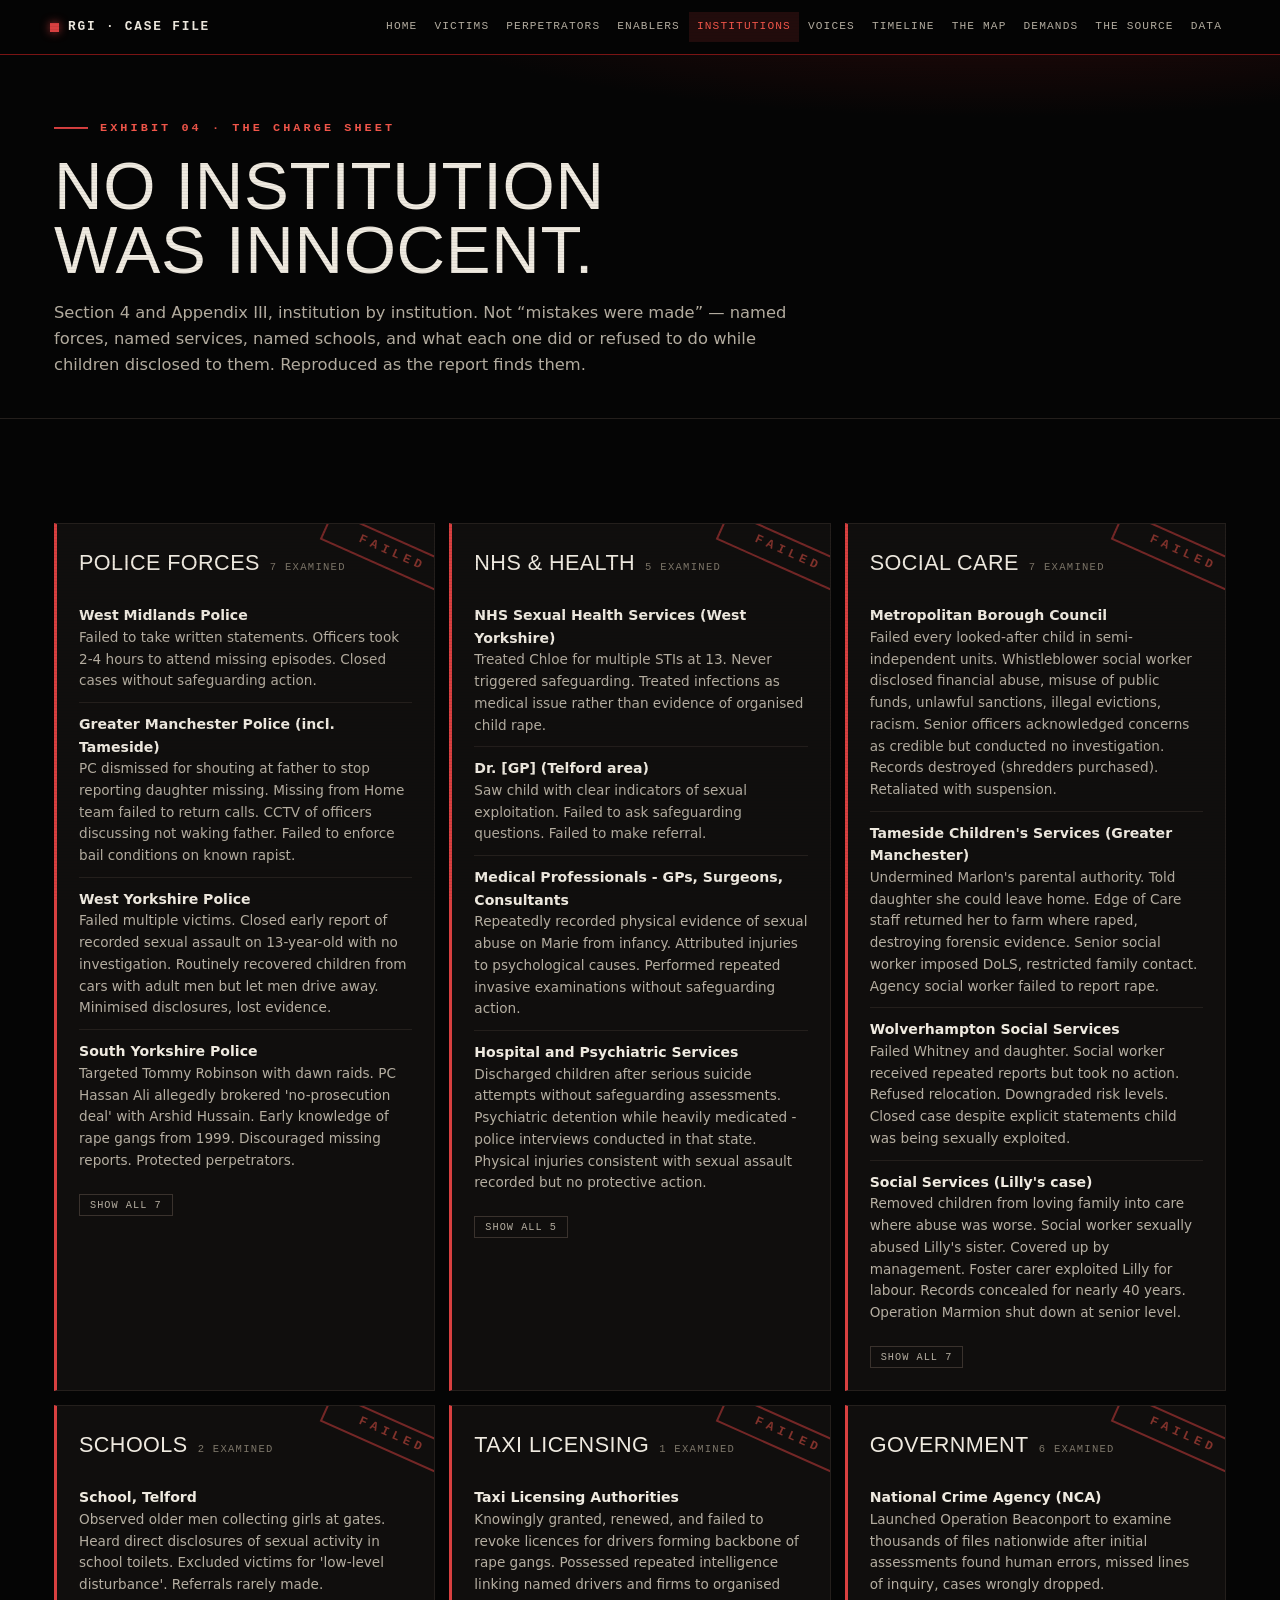
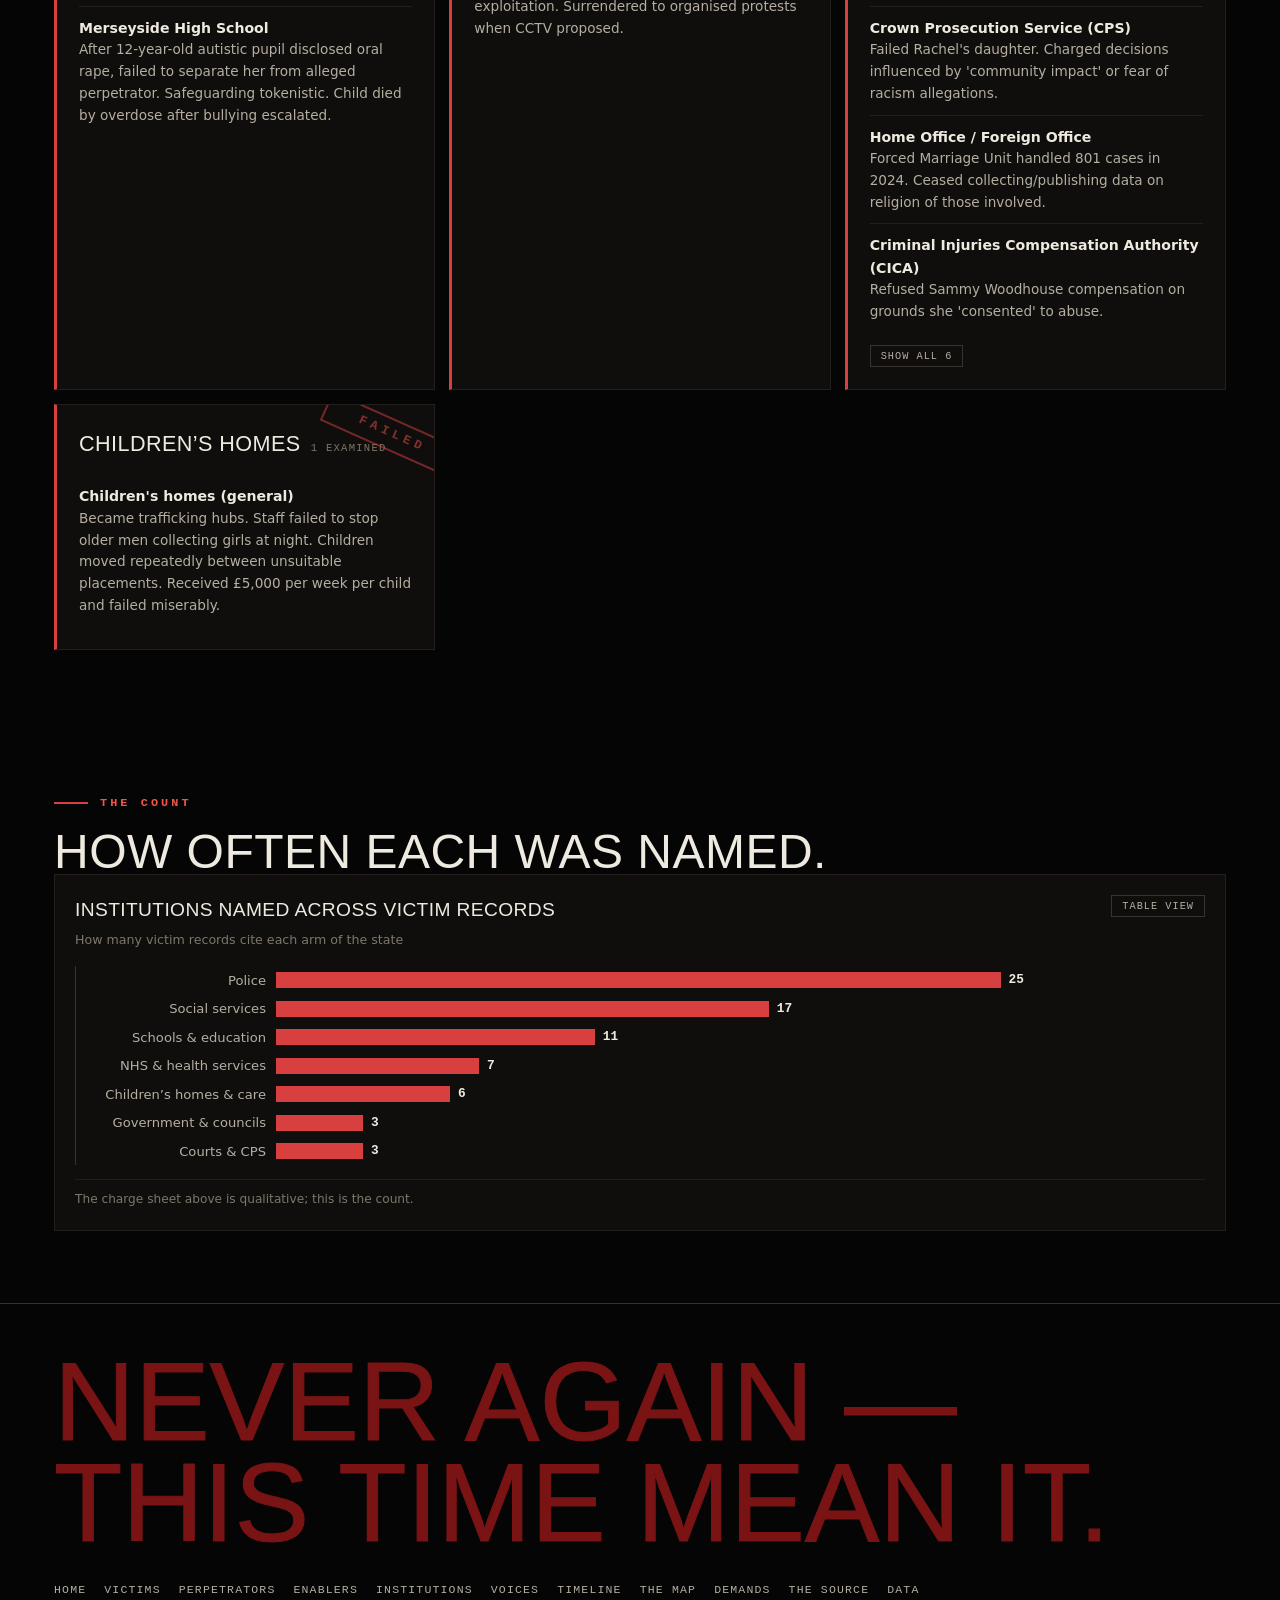
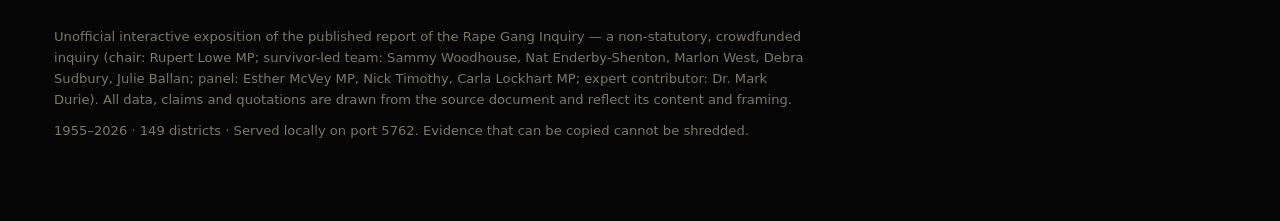
<file: institutions.html>
<!DOCTYPE html>
<html lang="en-GB">
<head>
<meta charset="utf-8">
<meta name="viewport" content="width=device-width, initial-scale=1">
<meta name="theme-color" content="#050505">
<title>The Charge Sheet — The Rape Gang Inquiry Case File</title>
<meta name="description" content="Every arm of the state, named, with what it did while children disclosed to it.">
<link rel="icon" href="data:image/svg+xml,%3Csvg xmlns='http://www.w3.org/2000/svg' viewBox='0 0 16 16'%3E%3Crect width='16' height='16' fill='%23050505'/%3E%3Crect x='4' y='4' width='8' height='8' fill='%23d84040'/%3E%3C/svg%3E">
<link rel="stylesheet" href="assets/styles.css">
</head>
<body data-page="institutions">
<a class="skip" href="#main">Skip to content</a>
<header class="site-head">
  <div class="bar">
    <a class="brand" href="index.html">RGI · Case File</a>
    <button class="nav-toggle" aria-label="Toggle navigation" aria-expanded="false">☰</button>
    <nav class="site-nav" aria-label="Primary"><a href="index.html">Home</a><a href="victims.html">Victims</a><a href="perpetrators.html">Perpetrators</a><a href="enablers.html">Enablers</a><a href="institutions.html" aria-current="page">Institutions</a><a href="voices.html">Voices</a><a href="timeline.html">Timeline</a><a href="map.html">The map</a><a href="demands.html">Demands</a><a href="document.html">The source</a><a href="data.html">Data</a></nav>
  </div>
  <div id="progress" aria-hidden="true"></div>
</header>
<main id="main">
<section class="page-head"><div class="wrap">
  <div class="kicker">Exhibit 04 · The charge sheet</div>
  <h2>No institution<br>was innocent.</h2>
  <p class="section-lede">Section 4 and Appendix III, institution by institution. Not “mistakes were made” — named forces, named services, named schools, and what each one did or refused to do while children disclosed to them. Reproduced as the report finds them.</p>
  
</div></section>
<section><div class="wrap"><div id="chargeHost"></div></div></section>
<section><div class="wrap"><div class="kicker">The count</div><h2 style="font-size:clamp(1.8rem,4vw,3rem)">How often each was named.</h2><div id="vizHost"></div></div></section>

</main>
<footer>
  <div class="wrap">
    <div class="big" aria-hidden="true">Never again — this time mean it.</div>
    <nav class="fnav" aria-label="Footer"><a href="index.html">Home</a><a href="victims.html">Victims</a><a href="perpetrators.html">Perpetrators</a><a href="enablers.html">Enablers</a><a href="institutions.html">Institutions</a><a href="voices.html">Voices</a><a href="timeline.html">Timeline</a><a href="map.html">The map</a><a href="demands.html">Demands</a><a href="document.html">The source</a><a href="data.html">Data</a></nav>
    <p>Unofficial interactive exposition of the published report of the Rape Gang Inquiry — a non-statutory, crowdfunded inquiry (chair: Rupert Lowe MP; survivor-led team: Sammy Woodhouse, Nat Enderby-Shenton, Marlon West, Debra Sudbury, Julie Ballan; panel: Esther McVey MP, Nick Timothy, Carla Lockhart MP; expert contributor: Dr. Mark Durie). All data, claims and quotations are drawn from the source document and reflect its content and framing.</p>
    <p>1955–2026 · 149 districts · Served locally on port 5762. Evidence that can be copied cannot be shredded.</p>
  </div>
</footer>
<div id="tooltip" role="status"></div>

<script src="assets/site.js"></script>
</body>
</html>
</file>
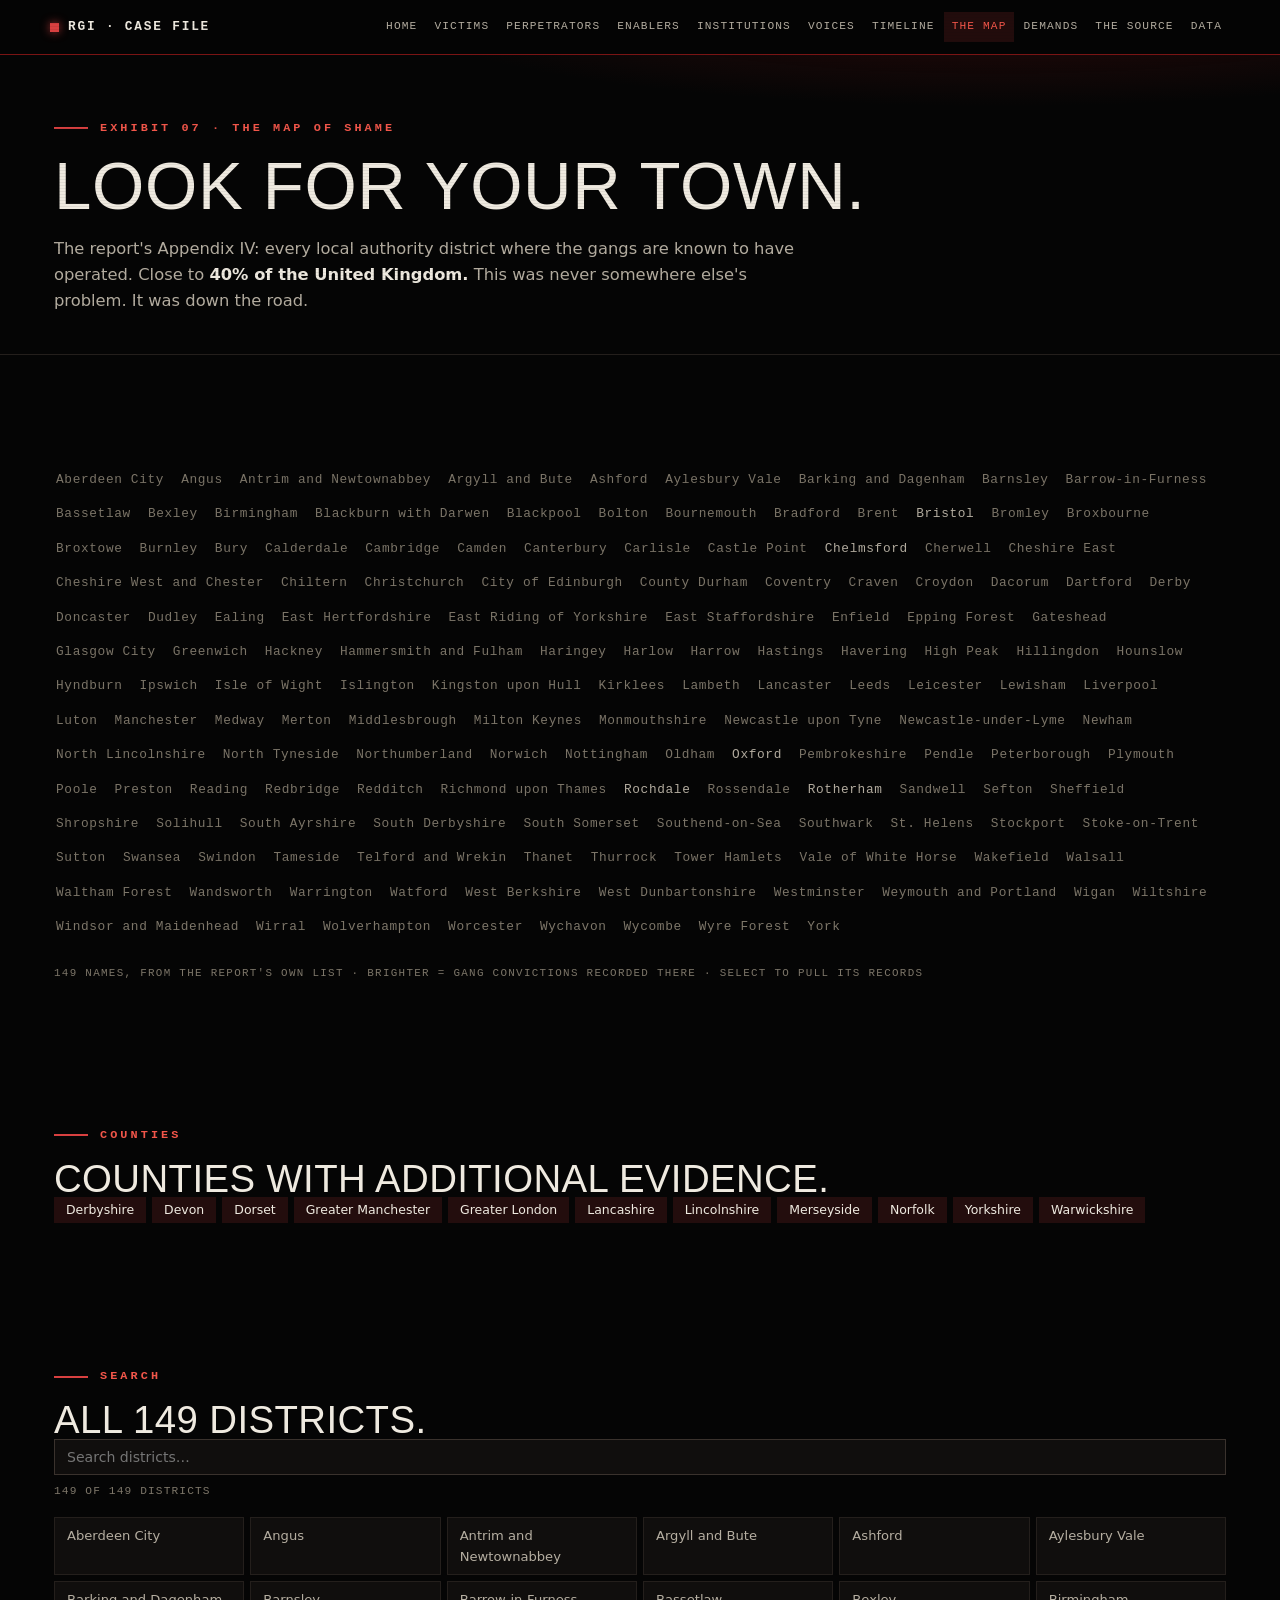
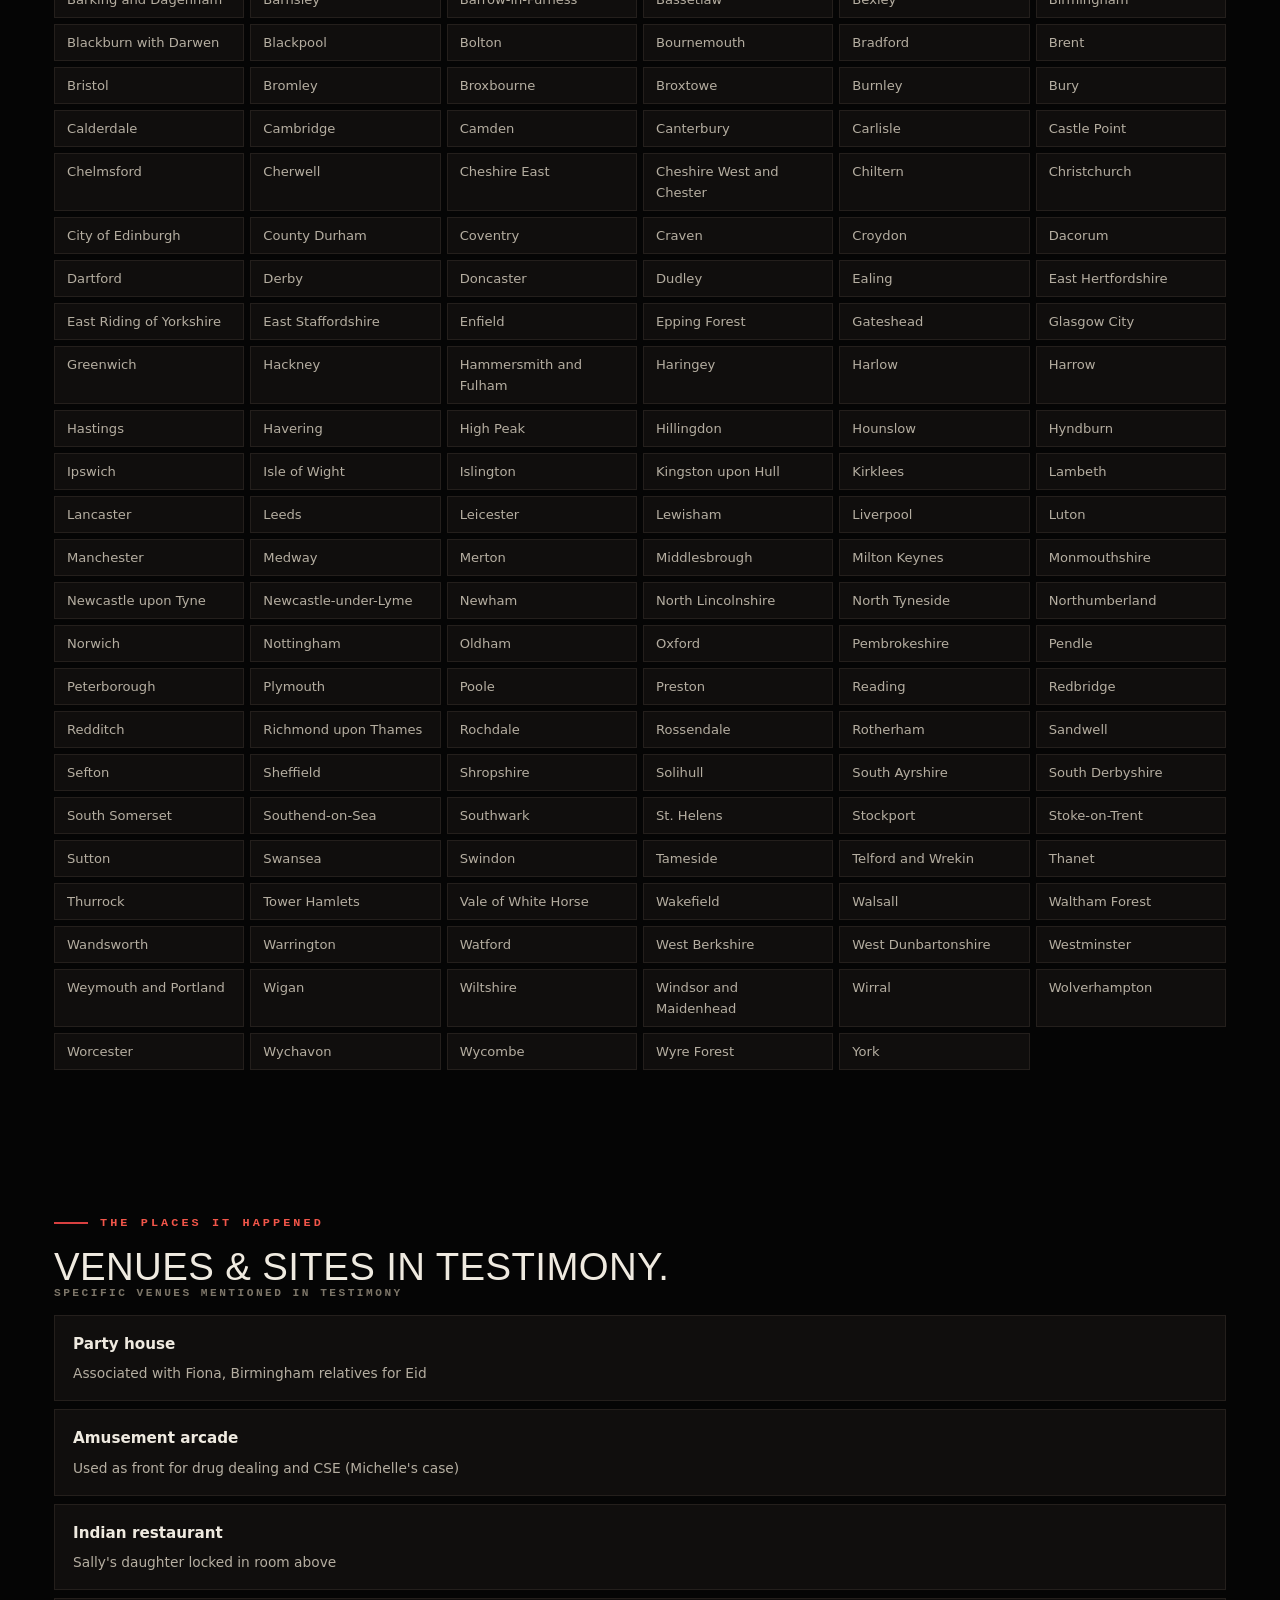
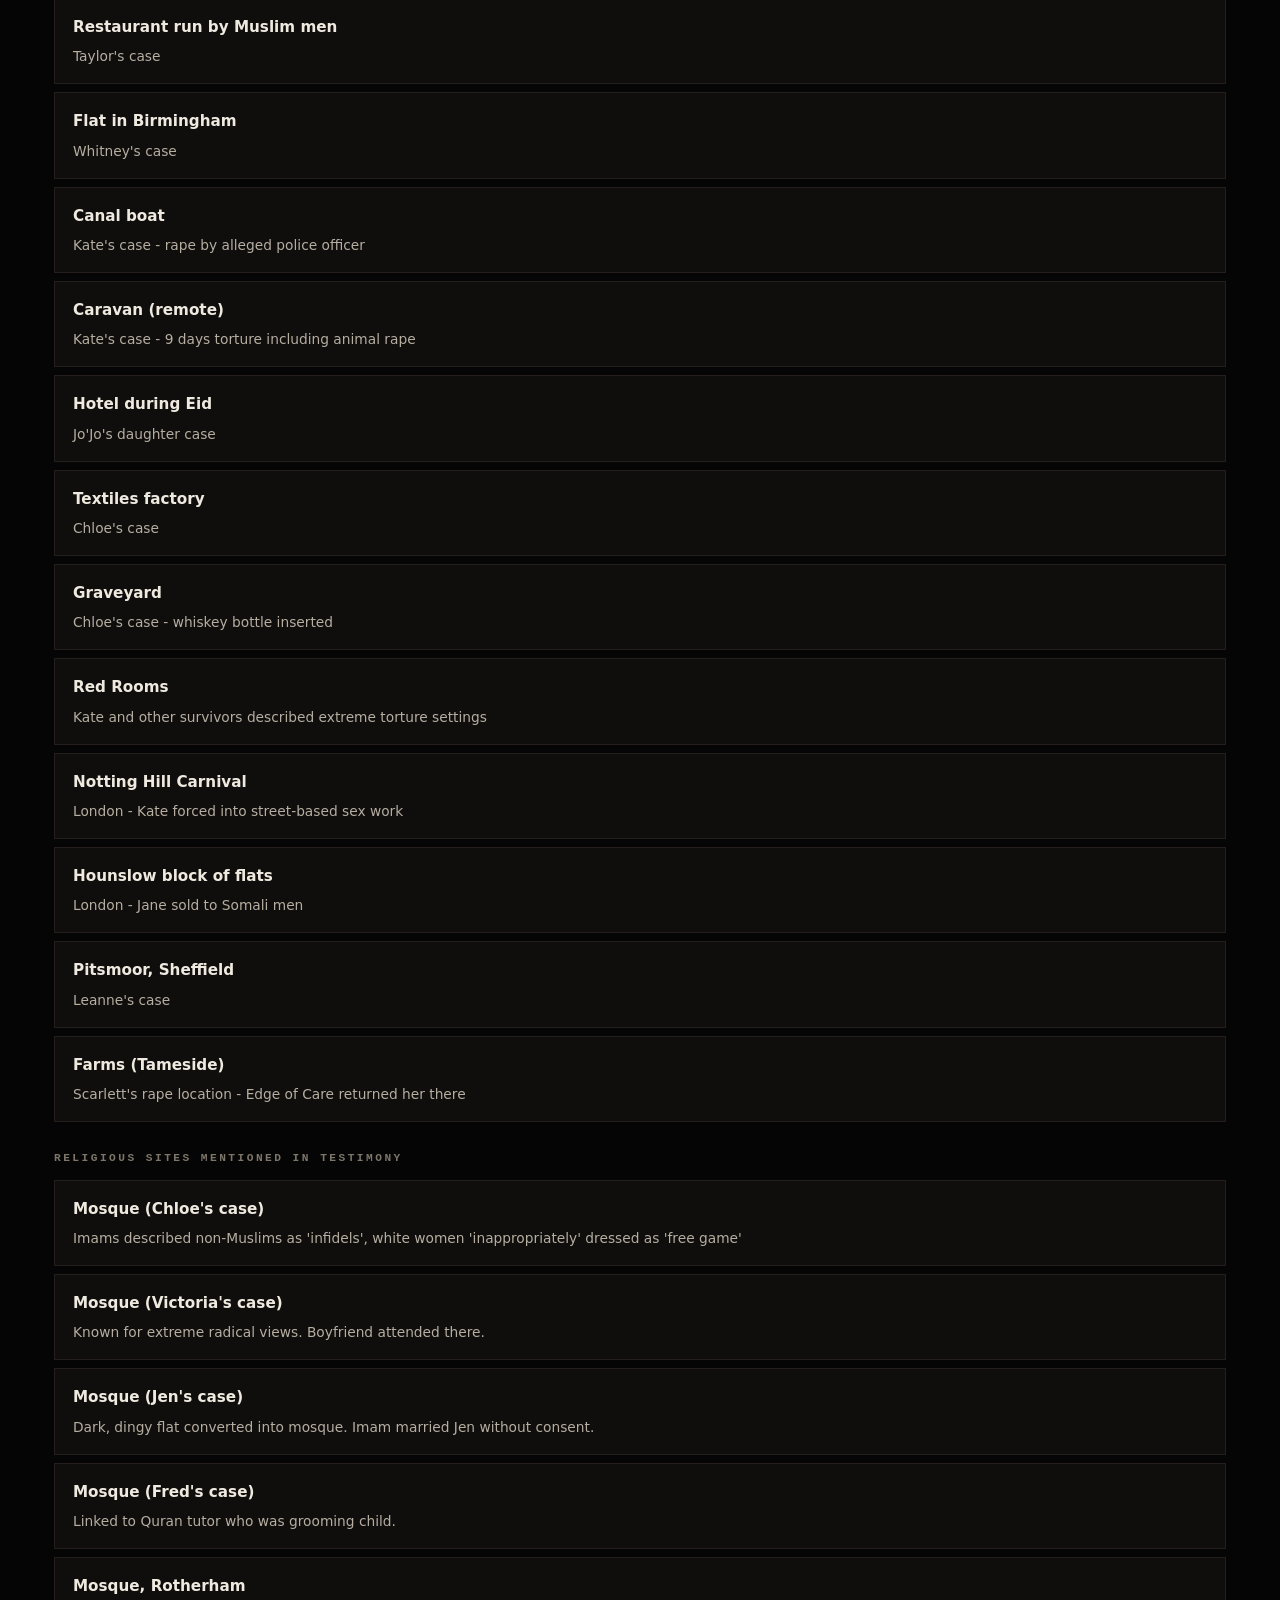
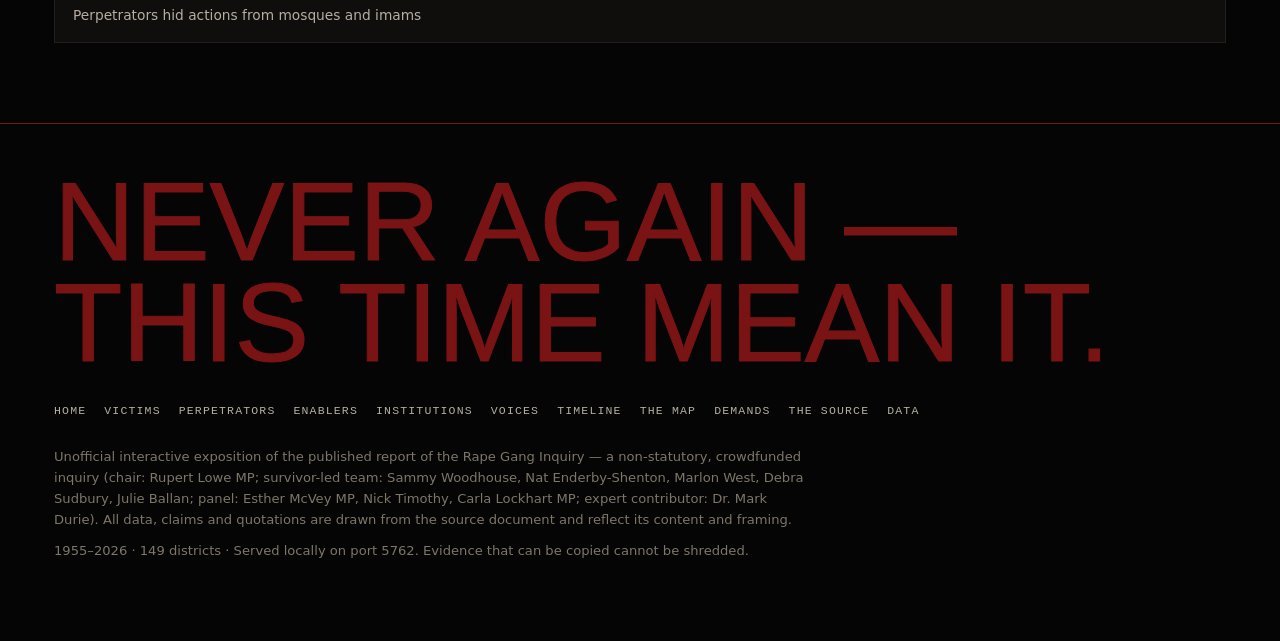
<file: map.html>
<!DOCTYPE html>
<html lang="en-GB">
<head>
<meta charset="utf-8">
<meta name="viewport" content="width=device-width, initial-scale=1">
<meta name="theme-color" content="#050505">
<title>The Map — The Rape Gang Inquiry Case File</title>
<meta name="description" content="All 149 districts. This was never somewhere else’s problem.">
<link rel="icon" href="data:image/svg+xml,%3Csvg xmlns='http://www.w3.org/2000/svg' viewBox='0 0 16 16'%3E%3Crect width='16' height='16' fill='%23050505'/%3E%3Crect x='4' y='4' width='8' height='8' fill='%23d84040'/%3E%3C/svg%3E">
<link rel="stylesheet" href="assets/styles.css">
</head>
<body data-page="map">
<a class="skip" href="#main">Skip to content</a>
<header class="site-head">
  <div class="bar">
    <a class="brand" href="index.html">RGI · Case File</a>
    <button class="nav-toggle" aria-label="Toggle navigation" aria-expanded="false">☰</button>
    <nav class="site-nav" aria-label="Primary"><a href="index.html">Home</a><a href="victims.html">Victims</a><a href="perpetrators.html">Perpetrators</a><a href="enablers.html">Enablers</a><a href="institutions.html">Institutions</a><a href="voices.html">Voices</a><a href="timeline.html">Timeline</a><a href="map.html" aria-current="page">The map</a><a href="demands.html">Demands</a><a href="document.html">The source</a><a href="data.html">Data</a></nav>
  </div>
  <div id="progress" aria-hidden="true"></div>
</header>
<main id="main">
<section class="page-head"><div class="wrap">
  <div class="kicker">Exhibit 07 · The map of shame</div>
  <h2>Look for your town.</h2>
  <p class="section-lede">The report's Appendix IV: every local authority district where the gangs are known to have operated. Close to <strong>40% of the United Kingdom.</strong> This was never somewhere else's problem. It was down the road.</p>
  
</div></section>
<section id="wall"><div class="wrap"><div class="wall-names" id="wallNames"></div><p class="wall-hint">149 names, from the report's own list · brighter = gang convictions recorded there · select to pull its records</p></div></section>
<section><div class="wrap"><div class="kicker">Counties</div><h2 style="font-size:clamp(1.6rem,3.5vw,2.4rem)">Counties with additional evidence.</h2><div id="countyHost"></div></div></section>
<section><div class="wrap"><div class="kicker">Search</div><h2 style="font-size:clamp(1.6rem,3.5vw,2.4rem)">All 149 districts.</h2><div id="districtHost"></div></div></section>
<section><div class="wrap"><div class="kicker">The places it happened</div><h2 style="font-size:clamp(1.6rem,3.5vw,2.4rem)">Venues &amp; sites in testimony.</h2><div id="venueHost"></div></div></section>

</main>
<footer>
  <div class="wrap">
    <div class="big" aria-hidden="true">Never again — this time mean it.</div>
    <nav class="fnav" aria-label="Footer"><a href="index.html">Home</a><a href="victims.html">Victims</a><a href="perpetrators.html">Perpetrators</a><a href="enablers.html">Enablers</a><a href="institutions.html">Institutions</a><a href="voices.html">Voices</a><a href="timeline.html">Timeline</a><a href="map.html">The map</a><a href="demands.html">Demands</a><a href="document.html">The source</a><a href="data.html">Data</a></nav>
    <p>Unofficial interactive exposition of the published report of the Rape Gang Inquiry — a non-statutory, crowdfunded inquiry (chair: Rupert Lowe MP; survivor-led team: Sammy Woodhouse, Nat Enderby-Shenton, Marlon West, Debra Sudbury, Julie Ballan; panel: Esther McVey MP, Nick Timothy, Carla Lockhart MP; expert contributor: Dr. Mark Durie). All data, claims and quotations are drawn from the source document and reflect its content and framing.</p>
    <p>1955–2026 · 149 districts · Served locally on port 5762. Evidence that can be copied cannot be shredded.</p>
  </div>
</footer>
<div id="tooltip" role="status"></div>

<script src="assets/site.js"></script>
</body>
</html>
</file>
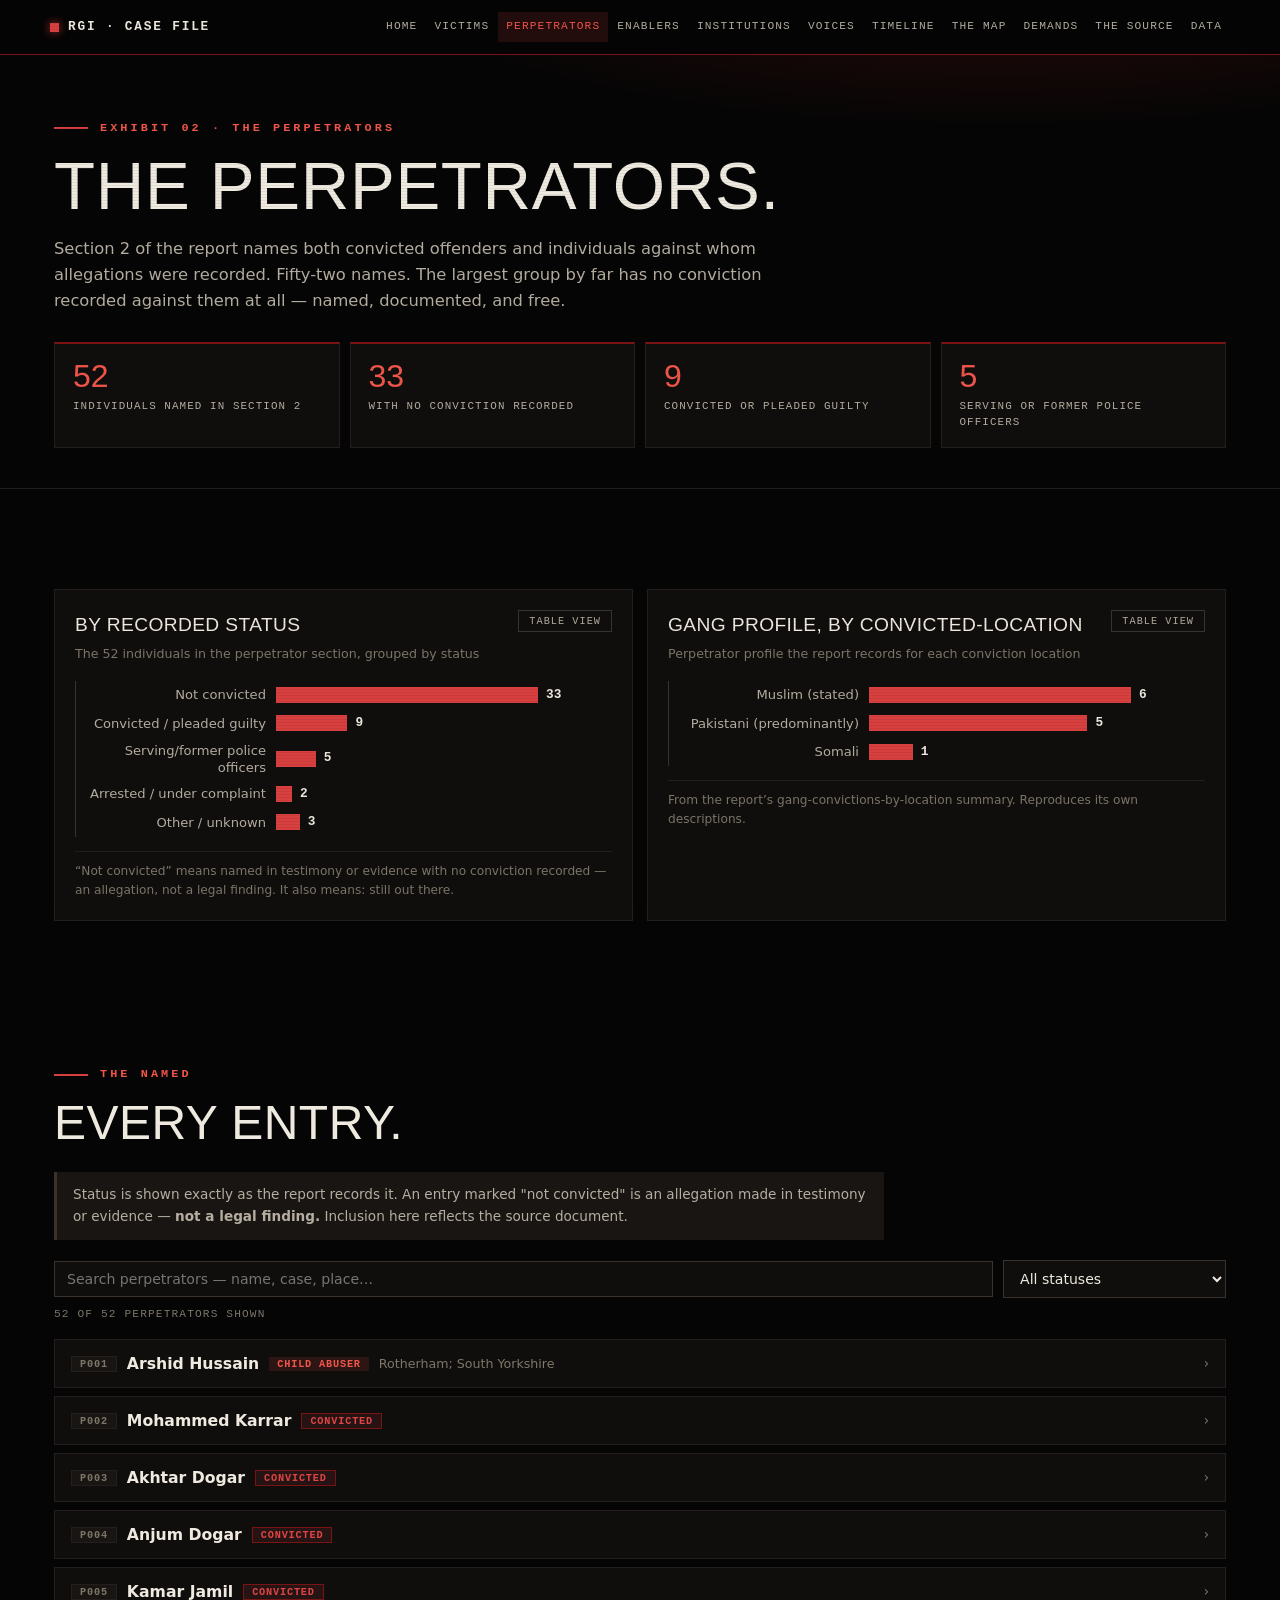
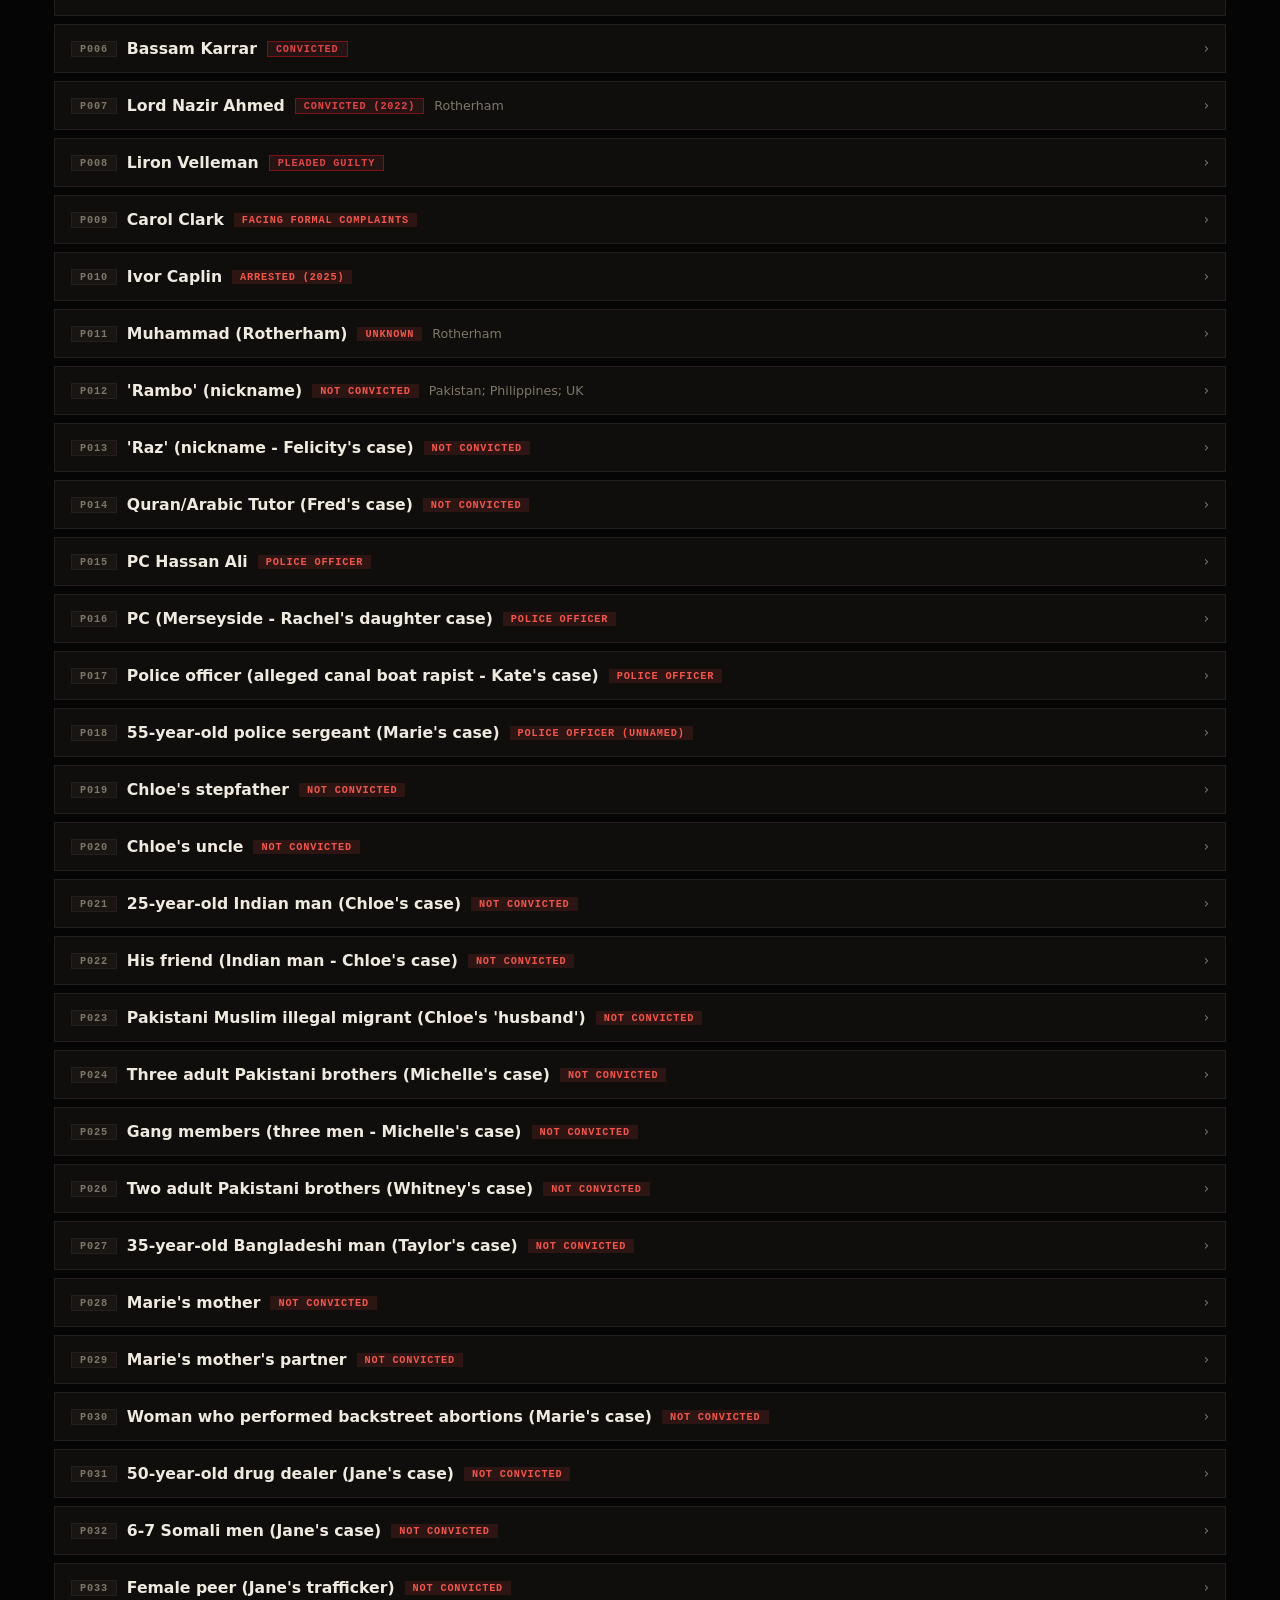
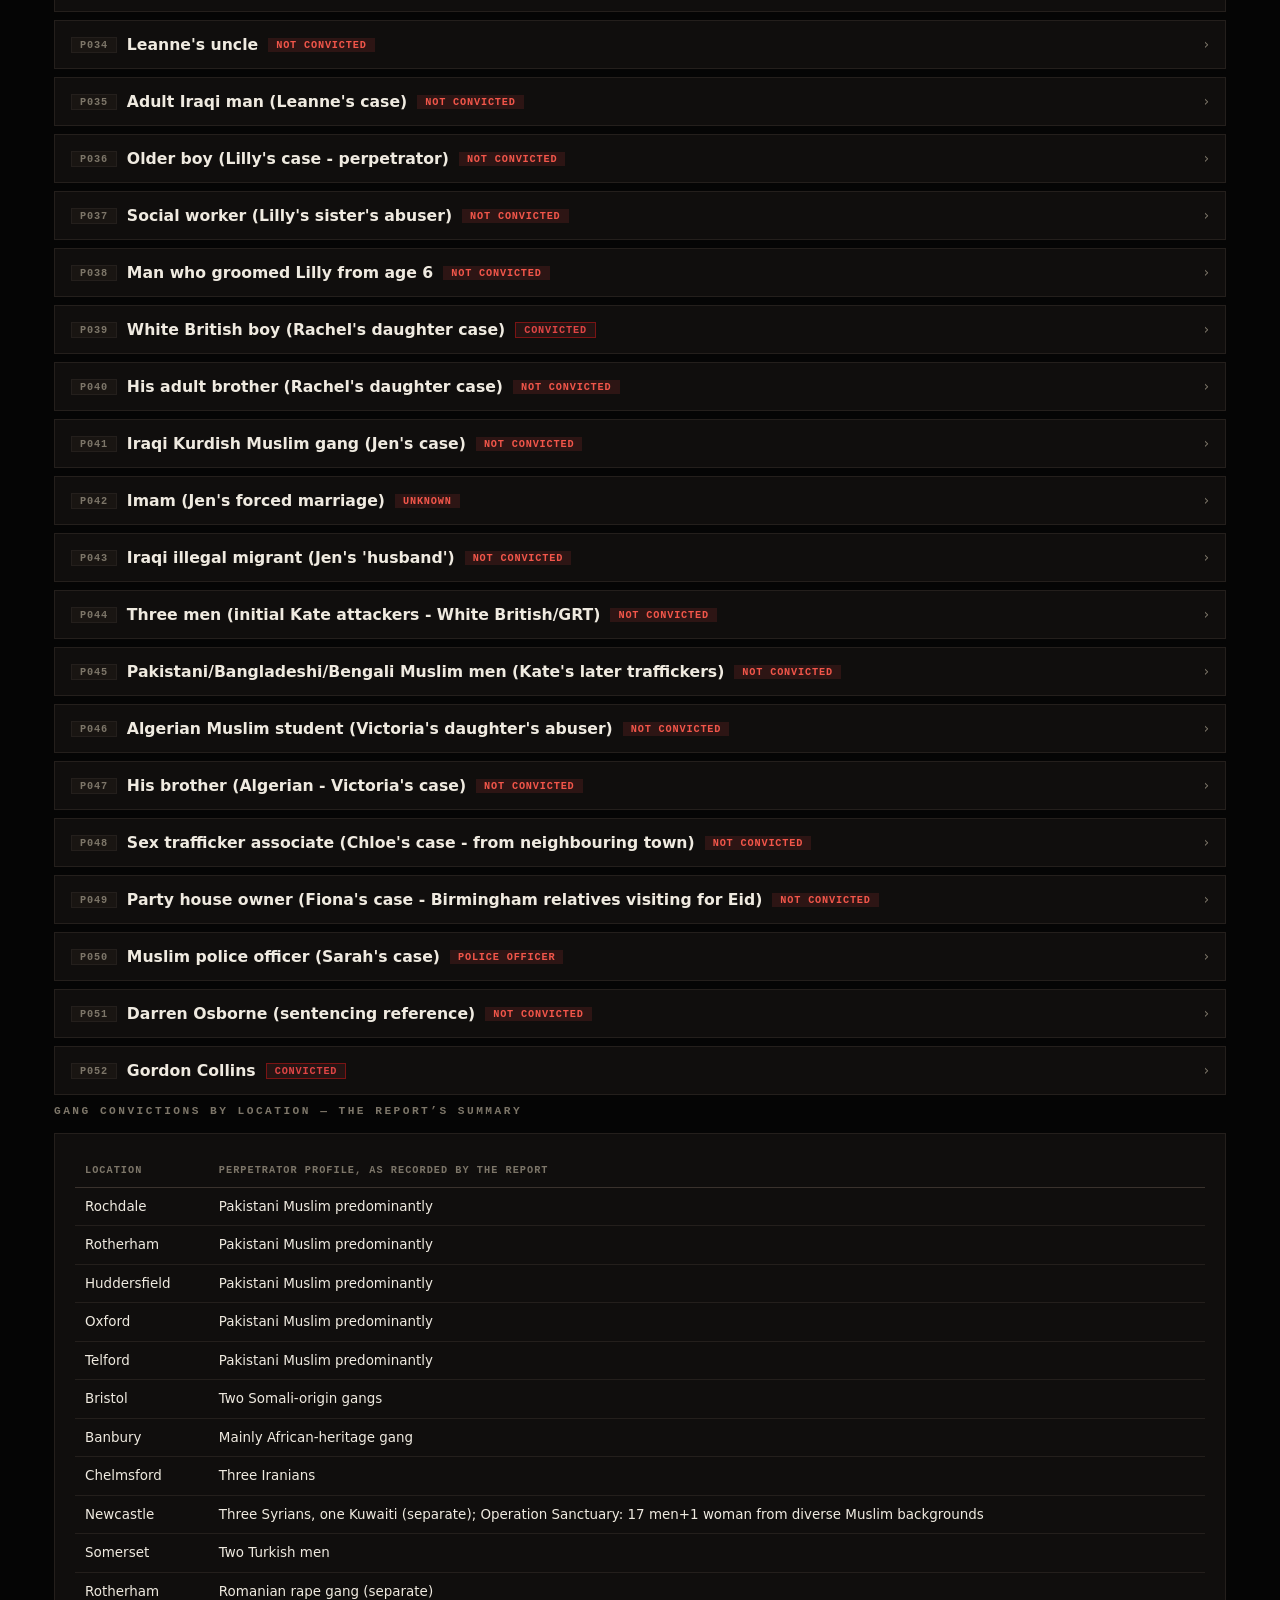
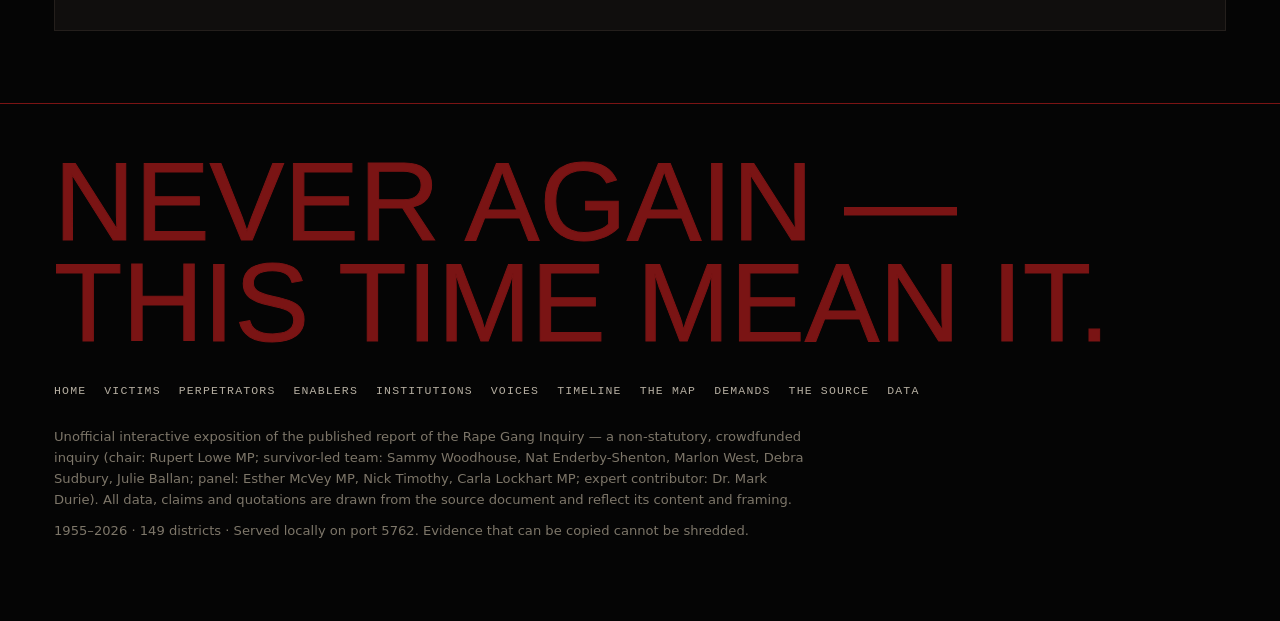
<file: perpetrators.html>
<!DOCTYPE html>
<html lang="en-GB">
<head>
<meta charset="utf-8">
<meta name="viewport" content="width=device-width, initial-scale=1">
<meta name="theme-color" content="#050505">
<title>The Perpetrators — The Rape Gang Inquiry Case File</title>
<meta name="description" content="Section 2 in full — convicted and unconvicted alike, with status, case, sentence and location.">
<link rel="icon" href="data:image/svg+xml,%3Csvg xmlns='http://www.w3.org/2000/svg' viewBox='0 0 16 16'%3E%3Crect width='16' height='16' fill='%23050505'/%3E%3Crect x='4' y='4' width='8' height='8' fill='%23d84040'/%3E%3C/svg%3E">
<link rel="stylesheet" href="assets/styles.css">
</head>
<body data-page="perpetrators">
<a class="skip" href="#main">Skip to content</a>
<header class="site-head">
  <div class="bar">
    <a class="brand" href="index.html">RGI · Case File</a>
    <button class="nav-toggle" aria-label="Toggle navigation" aria-expanded="false">☰</button>
    <nav class="site-nav" aria-label="Primary"><a href="index.html">Home</a><a href="victims.html">Victims</a><a href="perpetrators.html" aria-current="page">Perpetrators</a><a href="enablers.html">Enablers</a><a href="institutions.html">Institutions</a><a href="voices.html">Voices</a><a href="timeline.html">Timeline</a><a href="map.html">The map</a><a href="demands.html">Demands</a><a href="document.html">The source</a><a href="data.html">Data</a></nav>
  </div>
  <div id="progress" aria-hidden="true"></div>
</header>
<main id="main">
<section class="page-head"><div class="wrap">
  <div class="kicker">Exhibit 02 · The perpetrators</div>
  <h2>The perpetrators.</h2>
  <p class="section-lede">Section 2 of the report names both convicted offenders and individuals against whom allegations were recorded. Fifty-two names. The largest group by far has no conviction recorded against them at all — named, documented, and free.</p>
  <div class="tile-row" id="tileHost"></div>
</div></section>
<section><div class="wrap"><div id="vizHost"></div></div></section>
<section><div class="wrap"><div class="kicker">The named</div><h2 style="font-size:clamp(1.8rem,4vw,3rem)">Every entry.</h2><div class="panel-note">Status is shown exactly as the report records it. An entry marked "not convicted" is an allegation made in testimony or evidence — <strong>not a legal finding.</strong> Inclusion here reflects the source document.</div><div id="recordHost"></div><div id="gangHost"></div></div></section>

</main>
<footer>
  <div class="wrap">
    <div class="big" aria-hidden="true">Never again — this time mean it.</div>
    <nav class="fnav" aria-label="Footer"><a href="index.html">Home</a><a href="victims.html">Victims</a><a href="perpetrators.html">Perpetrators</a><a href="enablers.html">Enablers</a><a href="institutions.html">Institutions</a><a href="voices.html">Voices</a><a href="timeline.html">Timeline</a><a href="map.html">The map</a><a href="demands.html">Demands</a><a href="document.html">The source</a><a href="data.html">Data</a></nav>
    <p>Unofficial interactive exposition of the published report of the Rape Gang Inquiry — a non-statutory, crowdfunded inquiry (chair: Rupert Lowe MP; survivor-led team: Sammy Woodhouse, Nat Enderby-Shenton, Marlon West, Debra Sudbury, Julie Ballan; panel: Esther McVey MP, Nick Timothy, Carla Lockhart MP; expert contributor: Dr. Mark Durie). All data, claims and quotations are drawn from the source document and reflect its content and framing.</p>
    <p>1955–2026 · 149 districts · Served locally on port 5762. Evidence that can be copied cannot be shredded.</p>
  </div>
</footer>
<div id="tooltip" role="status"></div>

<script src="assets/site.js"></script>
</body>
</html>
</file>
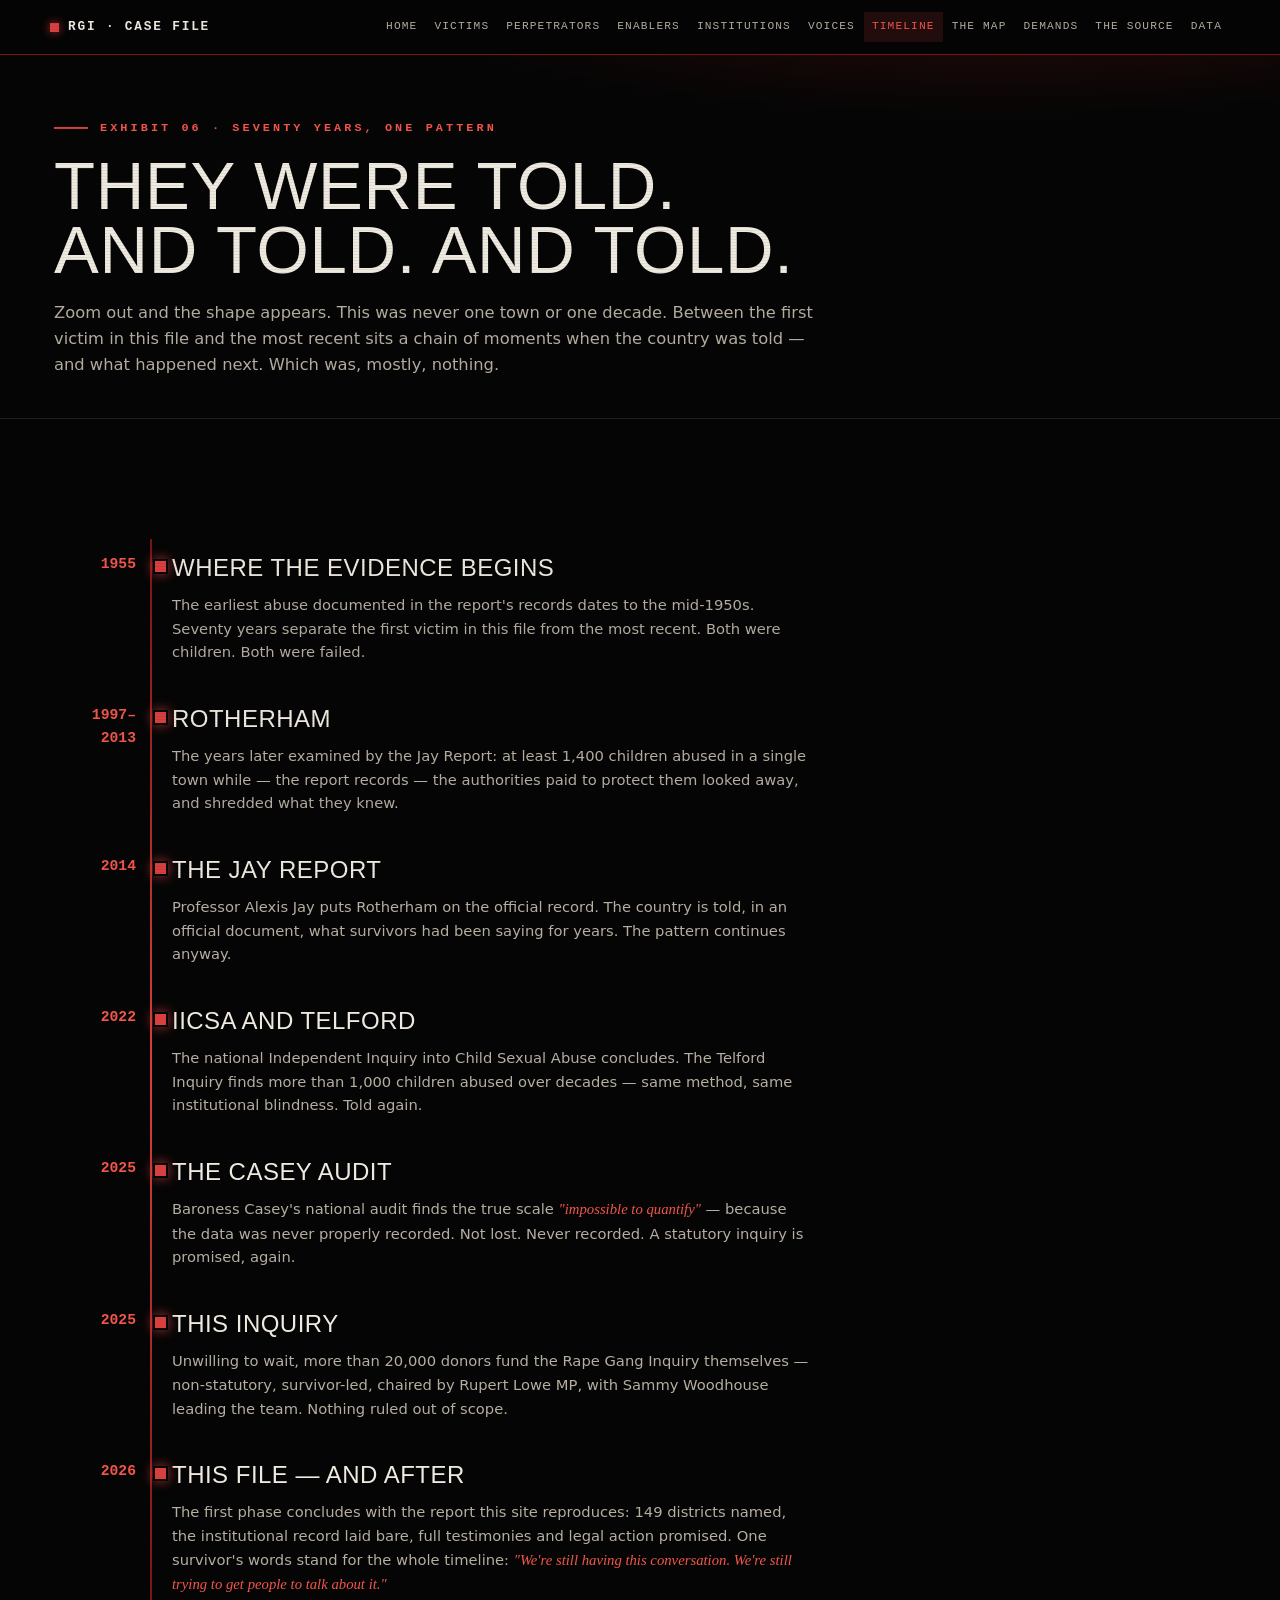
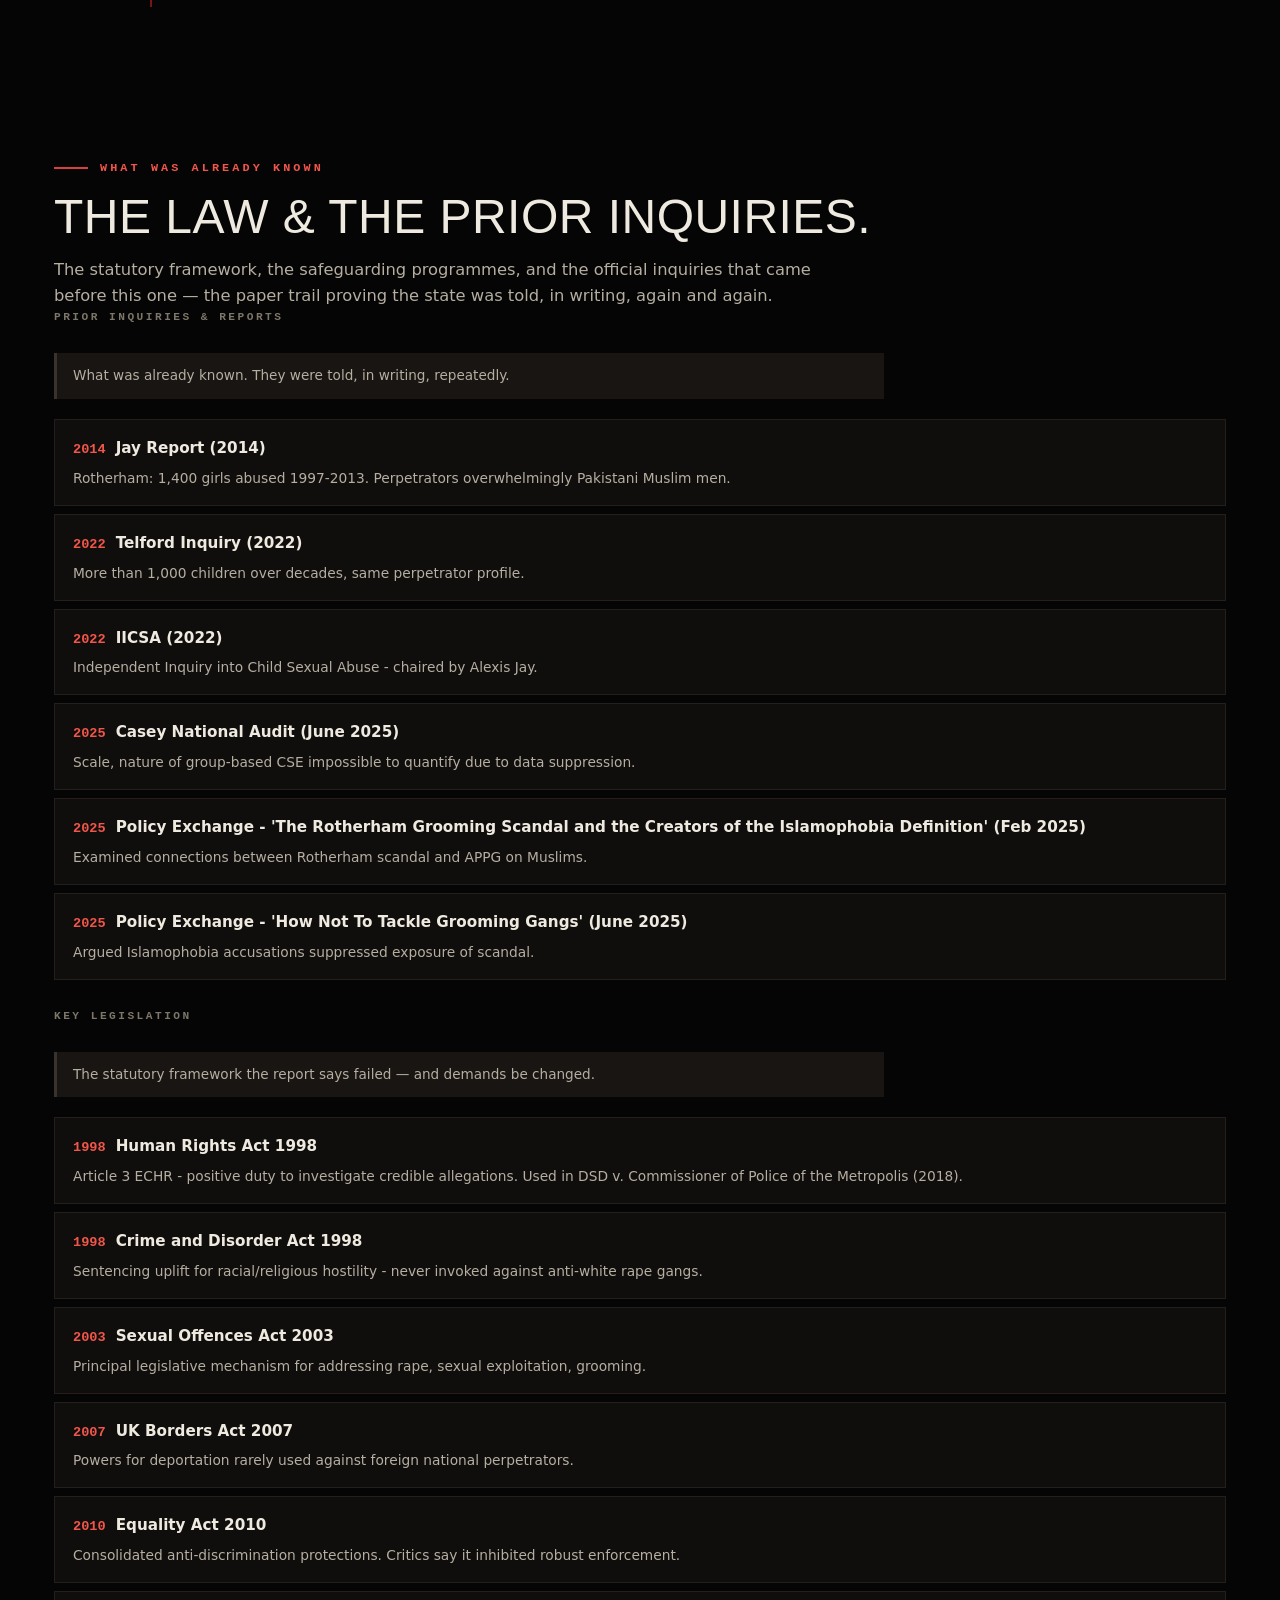
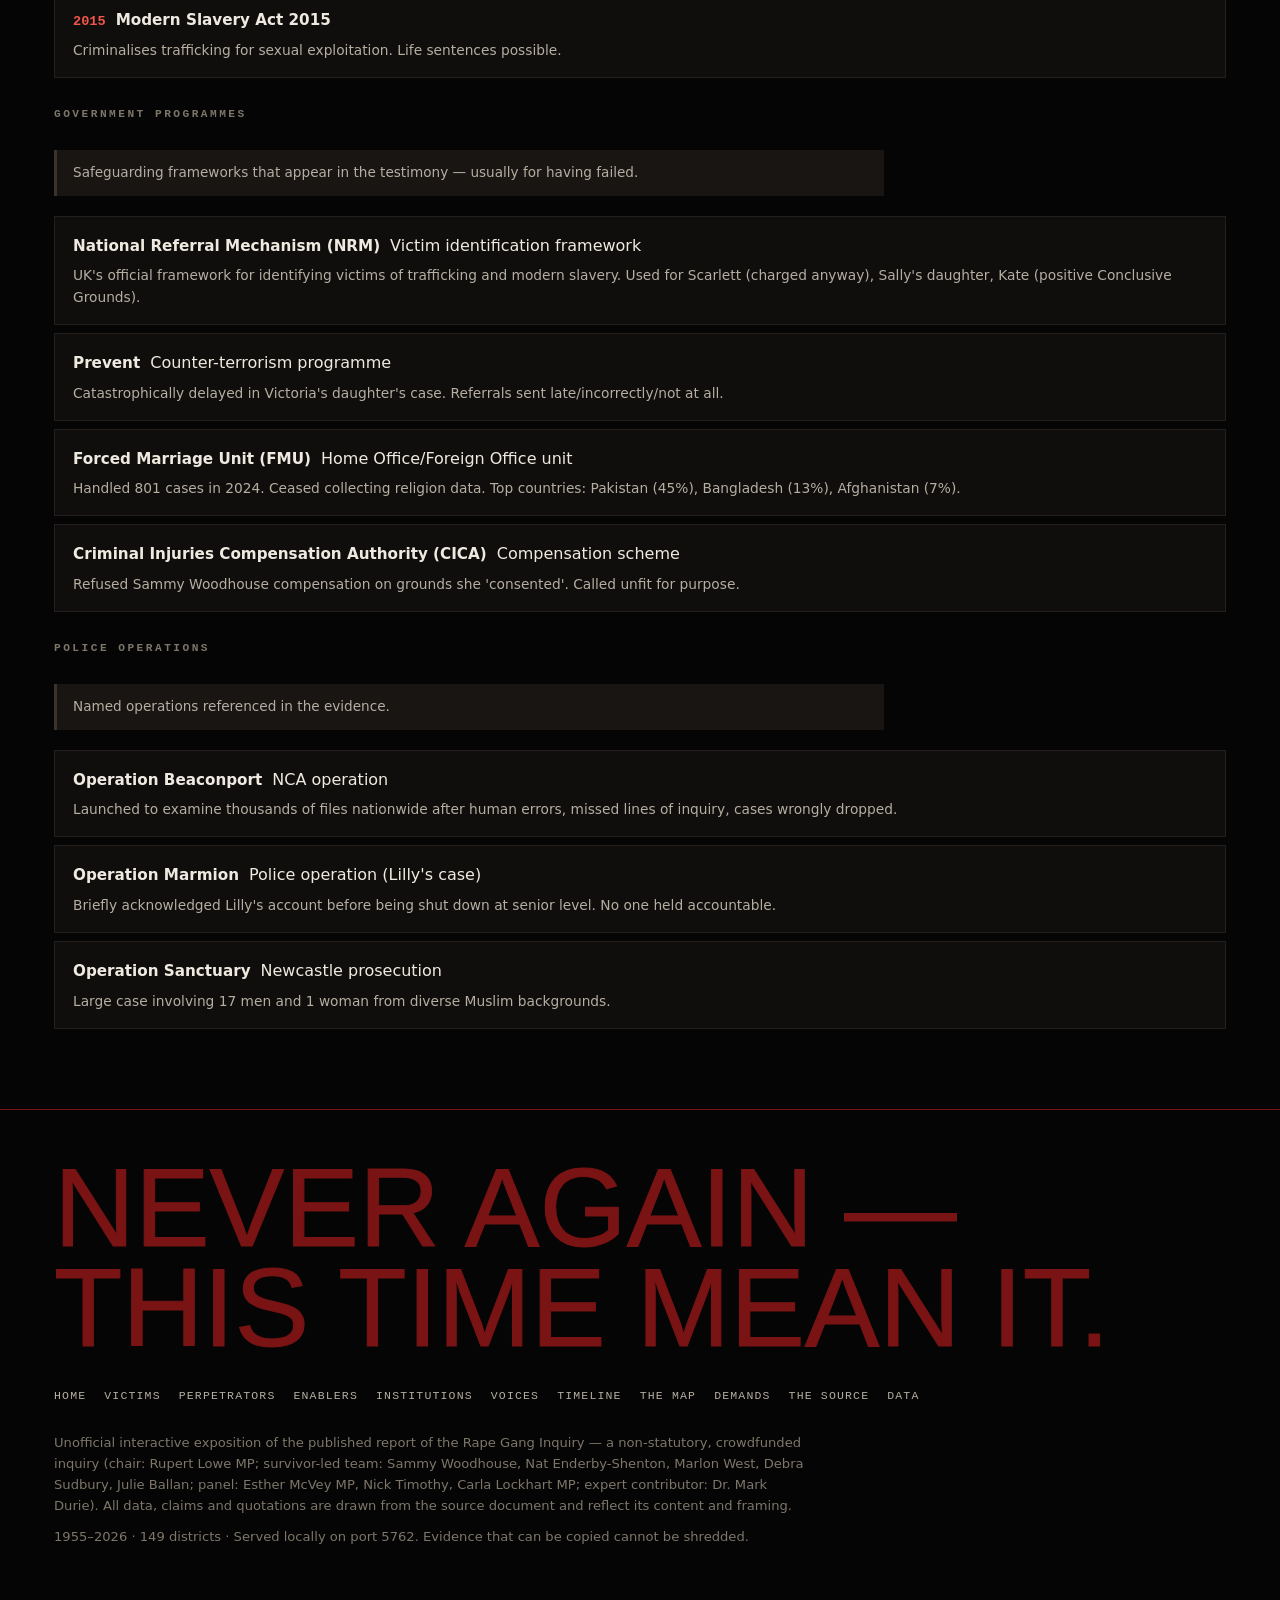
<file: timeline.html>
<!DOCTYPE html>
<html lang="en-GB">
<head>
<meta charset="utf-8">
<meta name="viewport" content="width=device-width, initial-scale=1">
<meta name="theme-color" content="#050505">
<title>The Timeline — The Rape Gang Inquiry Case File</title>
<meta name="description" content="Seventy years. They were told, and told, and told — plus the law and prior inquiries.">
<link rel="icon" href="data:image/svg+xml,%3Csvg xmlns='http://www.w3.org/2000/svg' viewBox='0 0 16 16'%3E%3Crect width='16' height='16' fill='%23050505'/%3E%3Crect x='4' y='4' width='8' height='8' fill='%23d84040'/%3E%3C/svg%3E">
<link rel="stylesheet" href="assets/styles.css">
</head>
<body data-page="law">
<a class="skip" href="#main">Skip to content</a>
<header class="site-head">
  <div class="bar">
    <a class="brand" href="index.html">RGI · Case File</a>
    <button class="nav-toggle" aria-label="Toggle navigation" aria-expanded="false">☰</button>
    <nav class="site-nav" aria-label="Primary"><a href="index.html">Home</a><a href="victims.html">Victims</a><a href="perpetrators.html">Perpetrators</a><a href="enablers.html">Enablers</a><a href="institutions.html">Institutions</a><a href="voices.html">Voices</a><a href="timeline.html" aria-current="page">Timeline</a><a href="map.html">The map</a><a href="demands.html">Demands</a><a href="document.html">The source</a><a href="data.html">Data</a></nav>
  </div>
  <div id="progress" aria-hidden="true"></div>
</header>
<main id="main">
<section class="page-head"><div class="wrap">
  <div class="kicker">Exhibit 06 · Seventy years, one pattern</div>
  <h2>They were told.<br>And told. And told.</h2>
  <p class="section-lede">Zoom out and the shape appears. This was never one town or one decade. Between the first victim in this file and the most recent sits a chain of moments when the country was told — and what happened next. Which was, mostly, nothing.</p>
  
</div></section>
<section><div class="wrap"><div class="timeline">
  <div class="tl-item"><div class="tl-year">1955</div><div class="tl-body"><h4>Where the evidence begins</h4><p>The earliest abuse documented in the report's records dates to the mid-1950s. Seventy years separate the first victim in this file from the most recent. Both were children. Both were failed.</p></div></div>
  <div class="tl-item"><div class="tl-year">1997–2013</div><div class="tl-body"><h4>Rotherham</h4><p>The years later examined by the Jay Report: at least 1,400 children abused in a single town while — the report records — the authorities paid to protect them looked away, and shredded what they knew.</p></div></div>
  <div class="tl-item"><div class="tl-year">2014</div><div class="tl-body"><h4>The Jay Report</h4><p>Professor Alexis Jay puts Rotherham on the official record. The country is told, in an official document, what survivors had been saying for years. The pattern continues anyway.</p></div></div>
  <div class="tl-item"><div class="tl-year">2022</div><div class="tl-body"><h4>IICSA and Telford</h4><p>The national Independent Inquiry into Child Sexual Abuse concludes. The Telford Inquiry finds more than 1,000 children abused over decades — same method, same institutional blindness. Told again.</p></div></div>
  <div class="tl-item"><div class="tl-year">2025</div><div class="tl-body"><h4>The Casey Audit</h4><p>Baroness Casey's national audit finds the true scale <em>"impossible to quantify"</em> — because the data was never properly recorded. Not lost. Never recorded. A statutory inquiry is promised, again.</p></div></div>
  <div class="tl-item"><div class="tl-year">2025</div><div class="tl-body"><h4>This Inquiry</h4><p>Unwilling to wait, more than 20,000 donors fund the Rape Gang Inquiry themselves — non-statutory, survivor-led, chaired by Rupert Lowe MP, with Sammy Woodhouse leading the team. Nothing ruled out of scope.</p></div></div>
  <div class="tl-item"><div class="tl-year">2026</div><div class="tl-body"><h4>This file — and after</h4><p>The first phase concludes with the report this site reproduces: 149 districts named, the institutional record laid bare, full testimonies and legal action promised. One survivor's words stand for the whole timeline: <em>"We're still having this conversation. We're still trying to get people to talk about it."</em></p></div></div>
</div></div></section>
<section><div class="wrap"><div class="kicker">What was already known</div><h2 style="font-size:clamp(1.8rem,4vw,3rem)">The law &amp; the prior inquiries.</h2><p class="section-lede">The statutory framework, the safeguarding programmes, and the official inquiries that came before this one — the paper trail proving the state was told, in writing, again and again.</p><div id="lawHost"></div></div></section>

</main>
<footer>
  <div class="wrap">
    <div class="big" aria-hidden="true">Never again — this time mean it.</div>
    <nav class="fnav" aria-label="Footer"><a href="index.html">Home</a><a href="victims.html">Victims</a><a href="perpetrators.html">Perpetrators</a><a href="enablers.html">Enablers</a><a href="institutions.html">Institutions</a><a href="voices.html">Voices</a><a href="timeline.html">Timeline</a><a href="map.html">The map</a><a href="demands.html">Demands</a><a href="document.html">The source</a><a href="data.html">Data</a></nav>
    <p>Unofficial interactive exposition of the published report of the Rape Gang Inquiry — a non-statutory, crowdfunded inquiry (chair: Rupert Lowe MP; survivor-led team: Sammy Woodhouse, Nat Enderby-Shenton, Marlon West, Debra Sudbury, Julie Ballan; panel: Esther McVey MP, Nick Timothy, Carla Lockhart MP; expert contributor: Dr. Mark Durie). All data, claims and quotations are drawn from the source document and reflect its content and framing.</p>
    <p>1955–2026 · 149 districts · Served locally on port 5762. Evidence that can be copied cannot be shredded.</p>
  </div>
</footer>
<div id="tooltip" role="status"></div>

<script src="assets/site.js"></script>
</body>
</html>
</file>
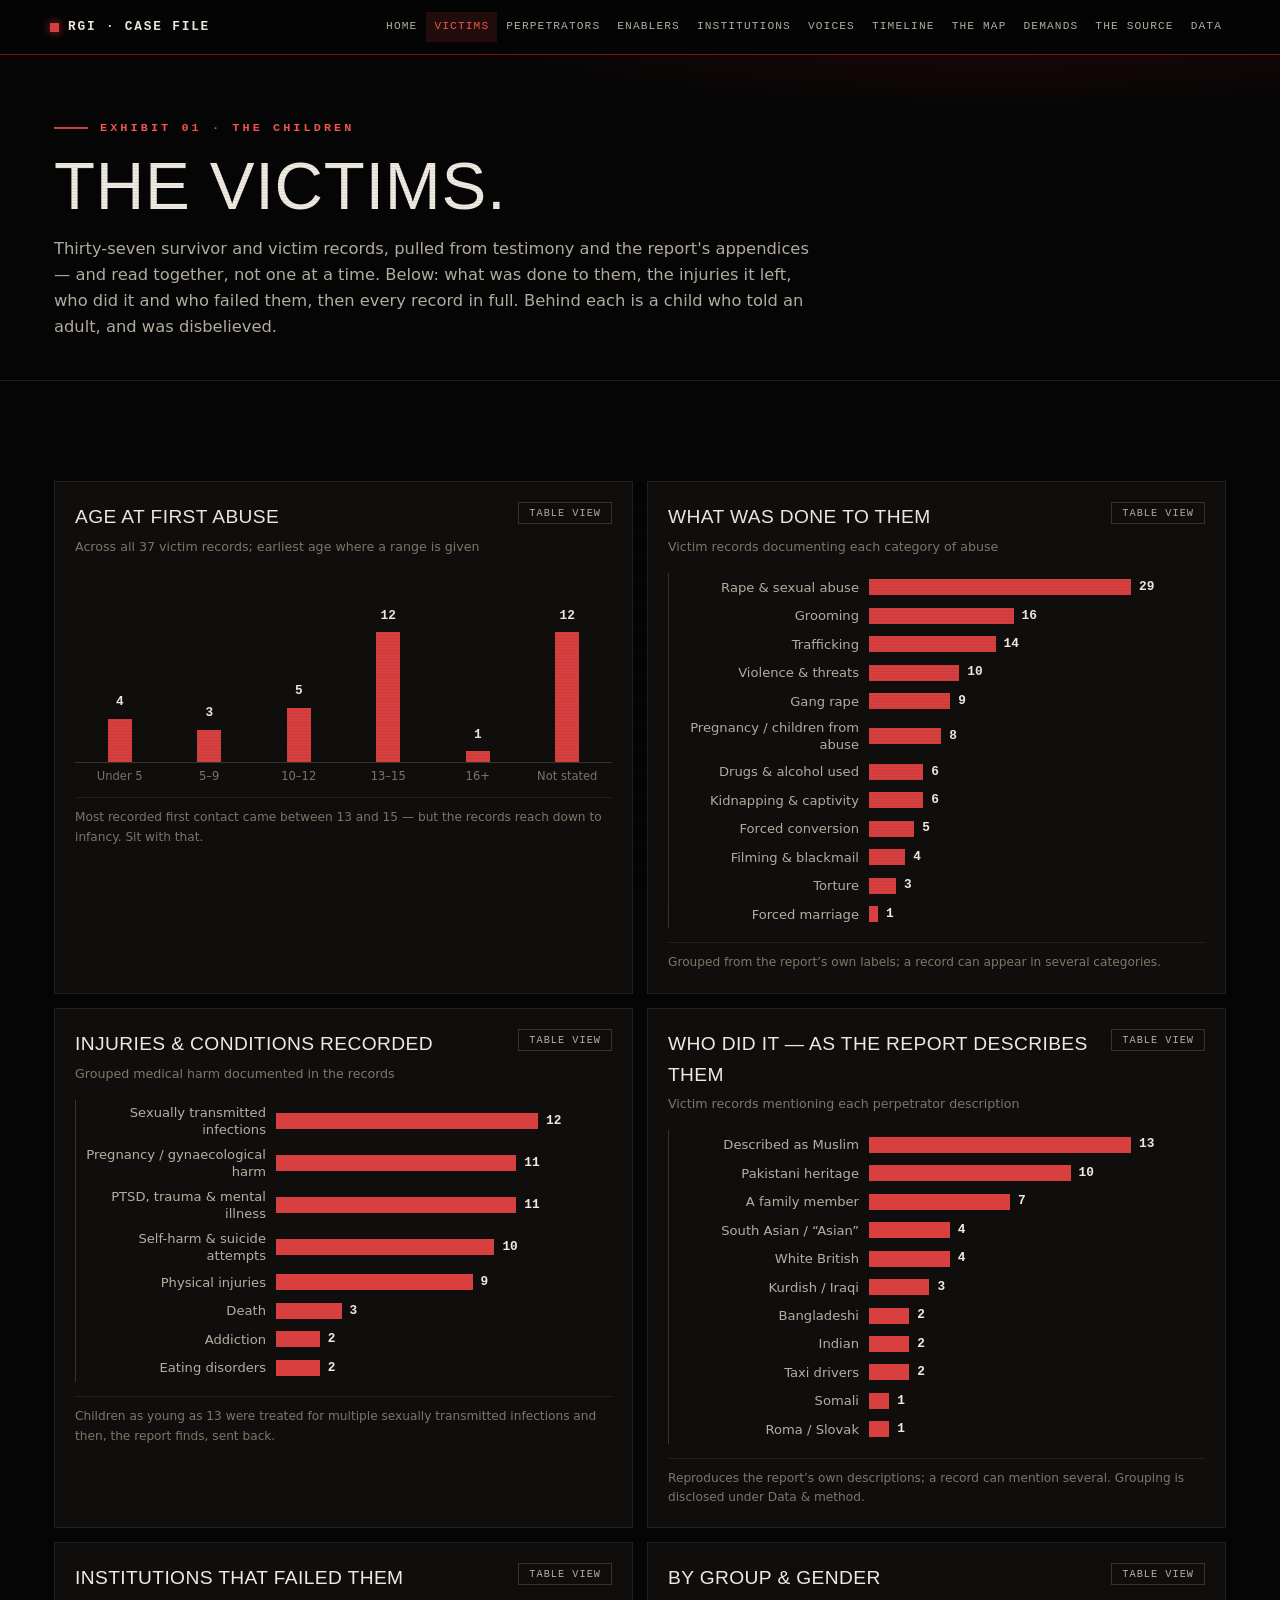
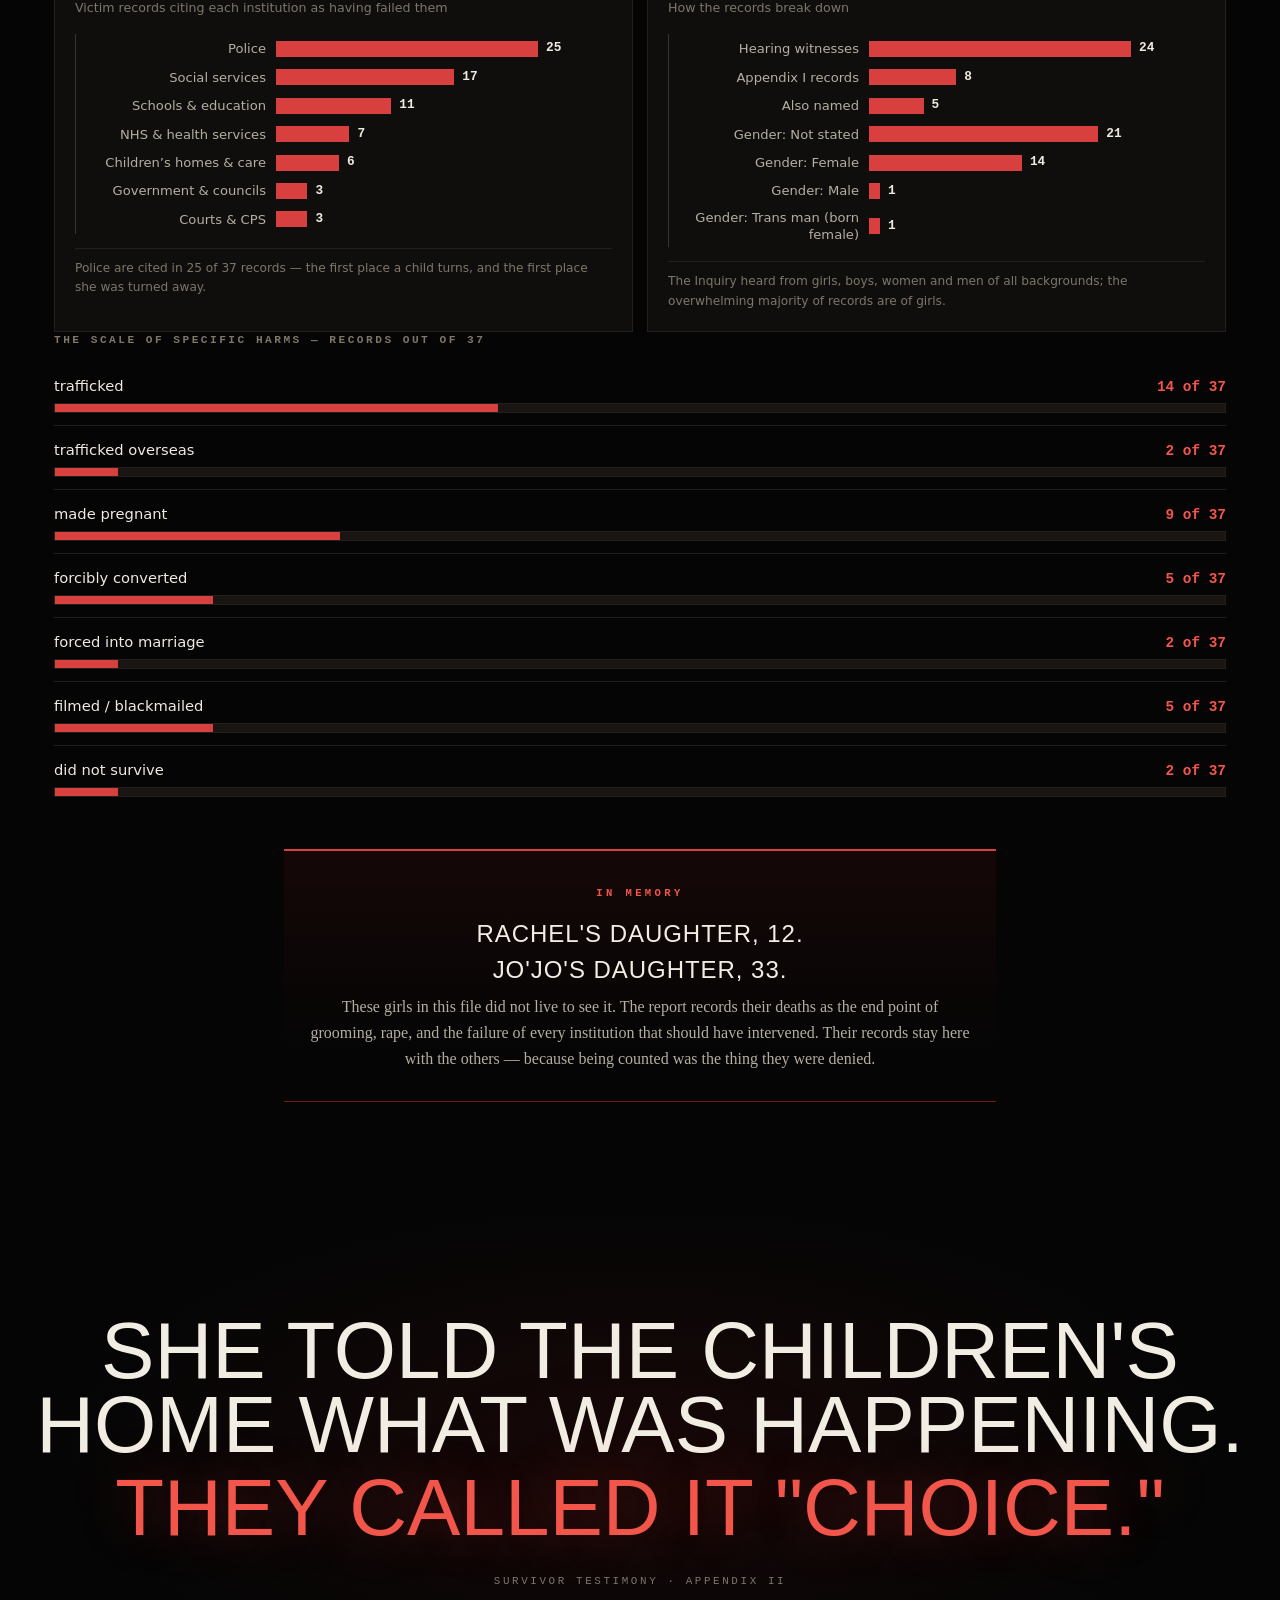
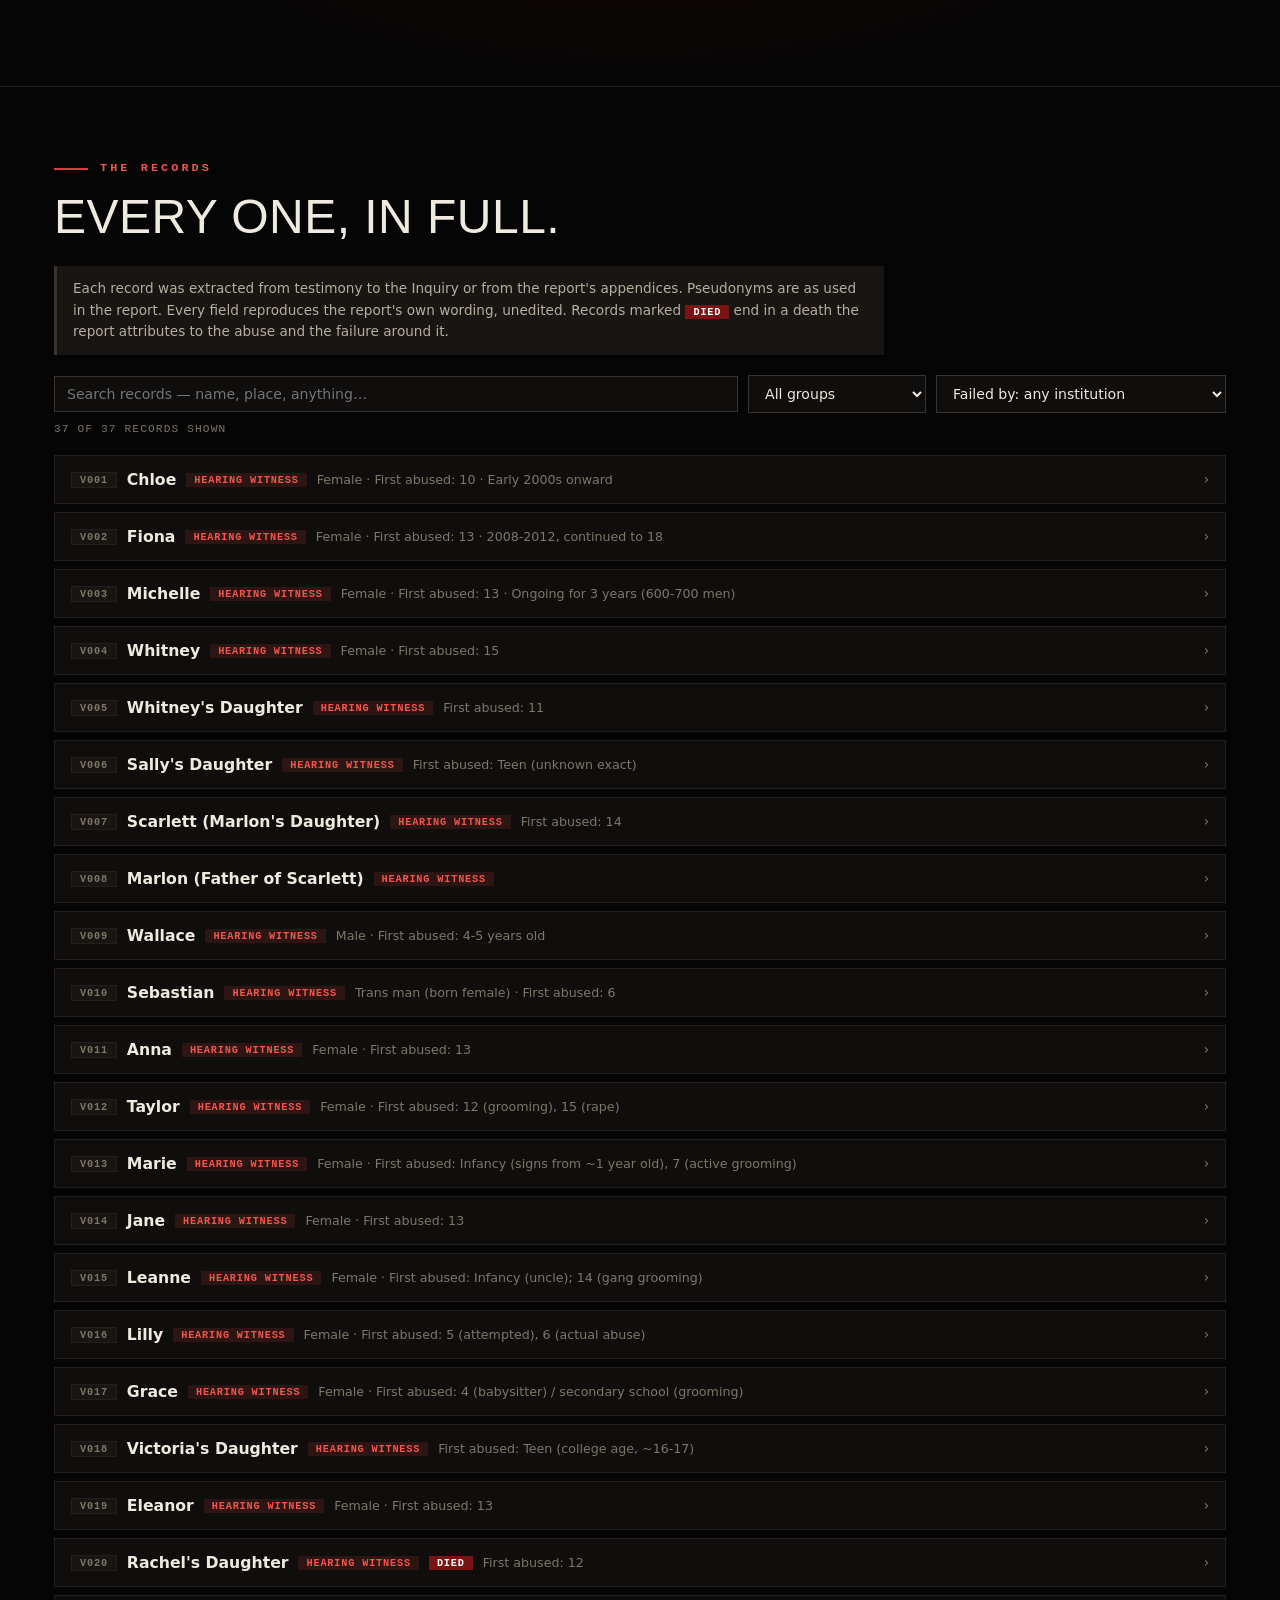
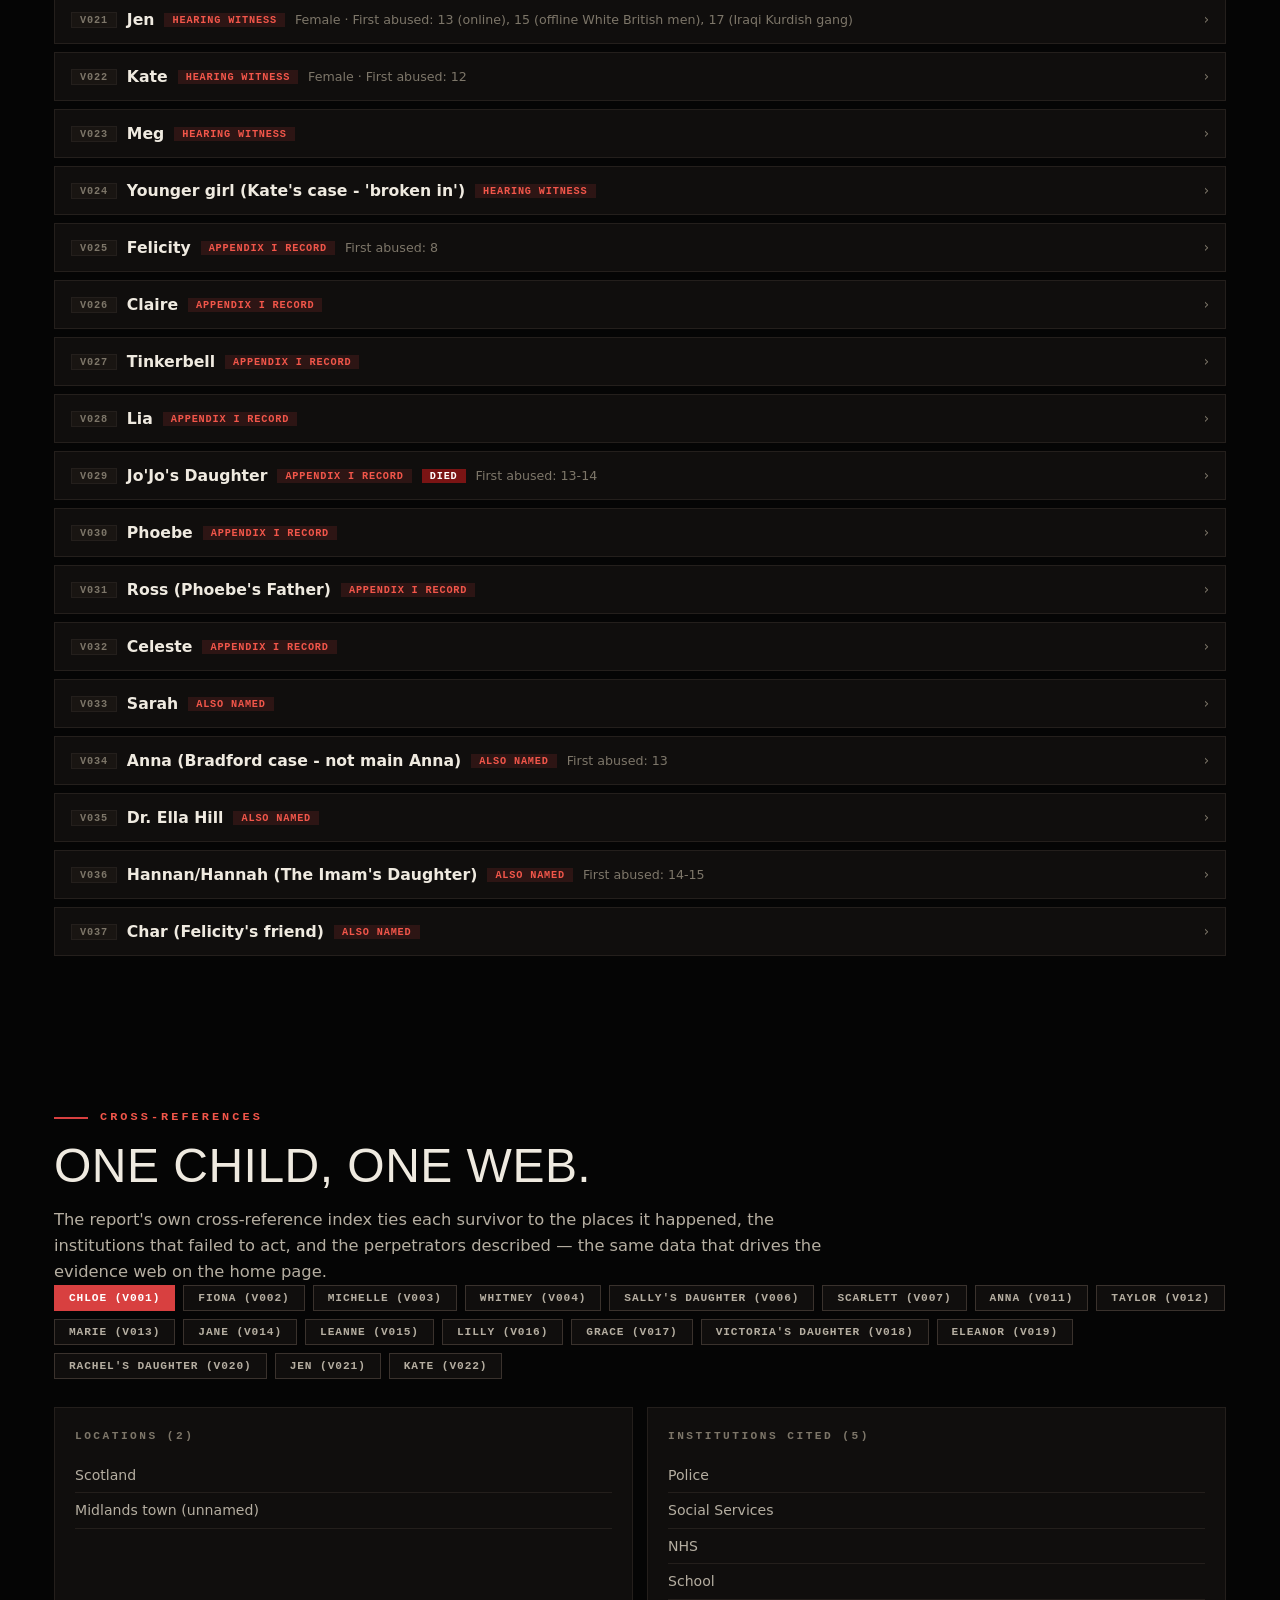
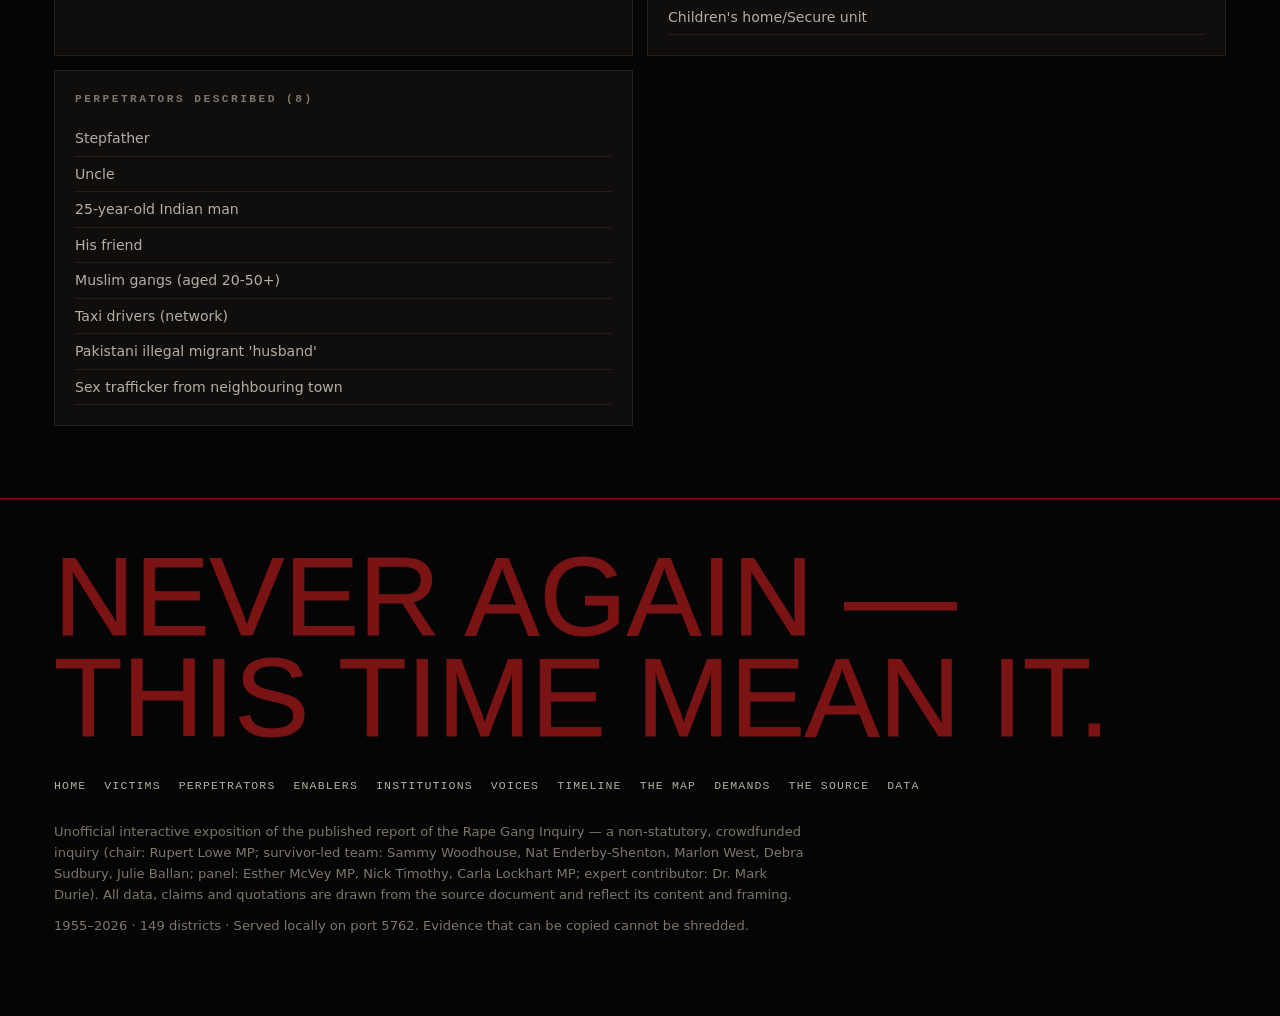
<file: victims.html>
<!DOCTYPE html>
<html lang="en-GB">
<head>
<meta charset="utf-8">
<meta name="viewport" content="width=device-width, initial-scale=1">
<meta name="theme-color" content="#050505">
<title>The Victims — The Rape Gang Inquiry Case File</title>
<meta name="description" content="Every survivor record, densified: age, gender, what was done, the injuries, who did it, who failed them.">
<link rel="icon" href="data:image/svg+xml,%3Csvg xmlns='http://www.w3.org/2000/svg' viewBox='0 0 16 16'%3E%3Crect width='16' height='16' fill='%23050505'/%3E%3Crect x='4' y='4' width='8' height='8' fill='%23d84040'/%3E%3C/svg%3E">
<link rel="stylesheet" href="assets/styles.css">
</head>
<body data-page="victims">
<a class="skip" href="#main">Skip to content</a>
<header class="site-head">
  <div class="bar">
    <a class="brand" href="index.html">RGI · Case File</a>
    <button class="nav-toggle" aria-label="Toggle navigation" aria-expanded="false">☰</button>
    <nav class="site-nav" aria-label="Primary"><a href="index.html">Home</a><a href="victims.html" aria-current="page">Victims</a><a href="perpetrators.html">Perpetrators</a><a href="enablers.html">Enablers</a><a href="institutions.html">Institutions</a><a href="voices.html">Voices</a><a href="timeline.html">Timeline</a><a href="map.html">The map</a><a href="demands.html">Demands</a><a href="document.html">The source</a><a href="data.html">Data</a></nav>
  </div>
  <div id="progress" aria-hidden="true"></div>
</header>
<main id="main">
<section class="page-head"><div class="wrap">
  <div class="kicker">Exhibit 01 · The children</div>
  <h2>The victims.</h2>
  <p class="section-lede">Thirty-seven survivor and victim records, pulled from testimony and the report's appendices — and read together, not one at a time. Below: what was done to them, the injuries it left, who did it and who failed them, then every record in full. Behind each is a child who told an adult, and was disbelieved.</p>
  
</div></section>
<section><div class="wrap"><div id="vizHost"></div><div id="flagHost"></div><div id="memorialHost"></div></div></section>
<div class="shout"><span class="l1">She told the children's home what was happening.</span><span class="l2">They called it "choice."</span><div class="src">Survivor testimony · Appendix II</div></div>
<section><div class="wrap"><div class="kicker">The records</div><h2 style="font-size:clamp(1.8rem,4vw,3rem)">Every one, in full.</h2><div class="panel-note">Each record was extracted from testimony to the Inquiry or from the report's appendices. Pseudonyms are as used in the report. Every field reproduces the report's own wording, unedited. Records marked <span class="badge dead">died</span> end in a death the report attributes to the abuse and the failure around it.</div><div id="recordHost"></div></div></section>
<section><div class="wrap"><div class="kicker">Cross-references</div><h2 style="font-size:clamp(1.8rem,4vw,3rem)">One child, one web.</h2><p class="section-lede">The report's own cross-reference index ties each survivor to the places it happened, the institutions that failed to act, and the perpetrators described — the same data that drives the evidence web on the home page.</p><div id="connHost"></div></div></section>

</main>
<footer>
  <div class="wrap">
    <div class="big" aria-hidden="true">Never again — this time mean it.</div>
    <nav class="fnav" aria-label="Footer"><a href="index.html">Home</a><a href="victims.html">Victims</a><a href="perpetrators.html">Perpetrators</a><a href="enablers.html">Enablers</a><a href="institutions.html">Institutions</a><a href="voices.html">Voices</a><a href="timeline.html">Timeline</a><a href="map.html">The map</a><a href="demands.html">Demands</a><a href="document.html">The source</a><a href="data.html">Data</a></nav>
    <p>Unofficial interactive exposition of the published report of the Rape Gang Inquiry — a non-statutory, crowdfunded inquiry (chair: Rupert Lowe MP; survivor-led team: Sammy Woodhouse, Nat Enderby-Shenton, Marlon West, Debra Sudbury, Julie Ballan; panel: Esther McVey MP, Nick Timothy, Carla Lockhart MP; expert contributor: Dr. Mark Durie). All data, claims and quotations are drawn from the source document and reflect its content and framing.</p>
    <p>1955–2026 · 149 districts · Served locally on port 5762. Evidence that can be copied cannot be shredded.</p>
  </div>
</footer>
<div id="tooltip" role="status"></div>

<script src="assets/site.js"></script>
</body>
</html>
</file>
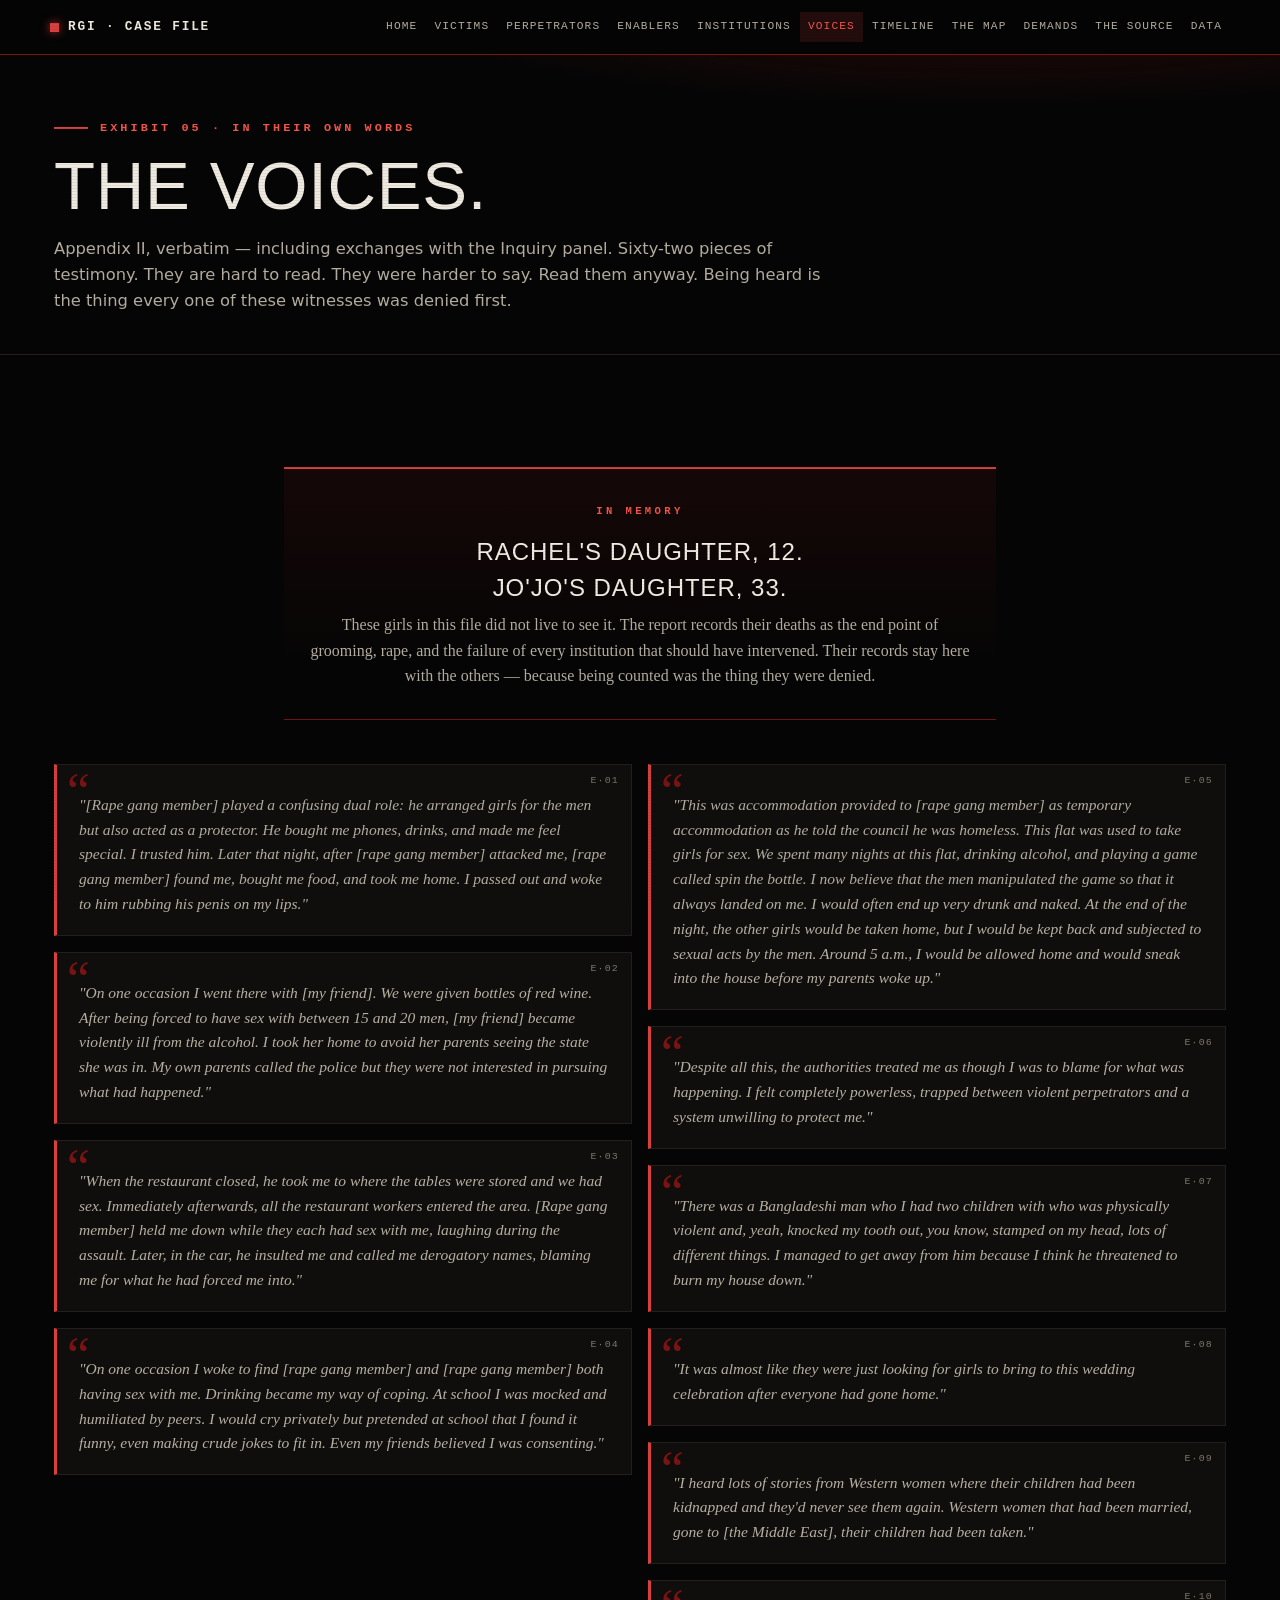
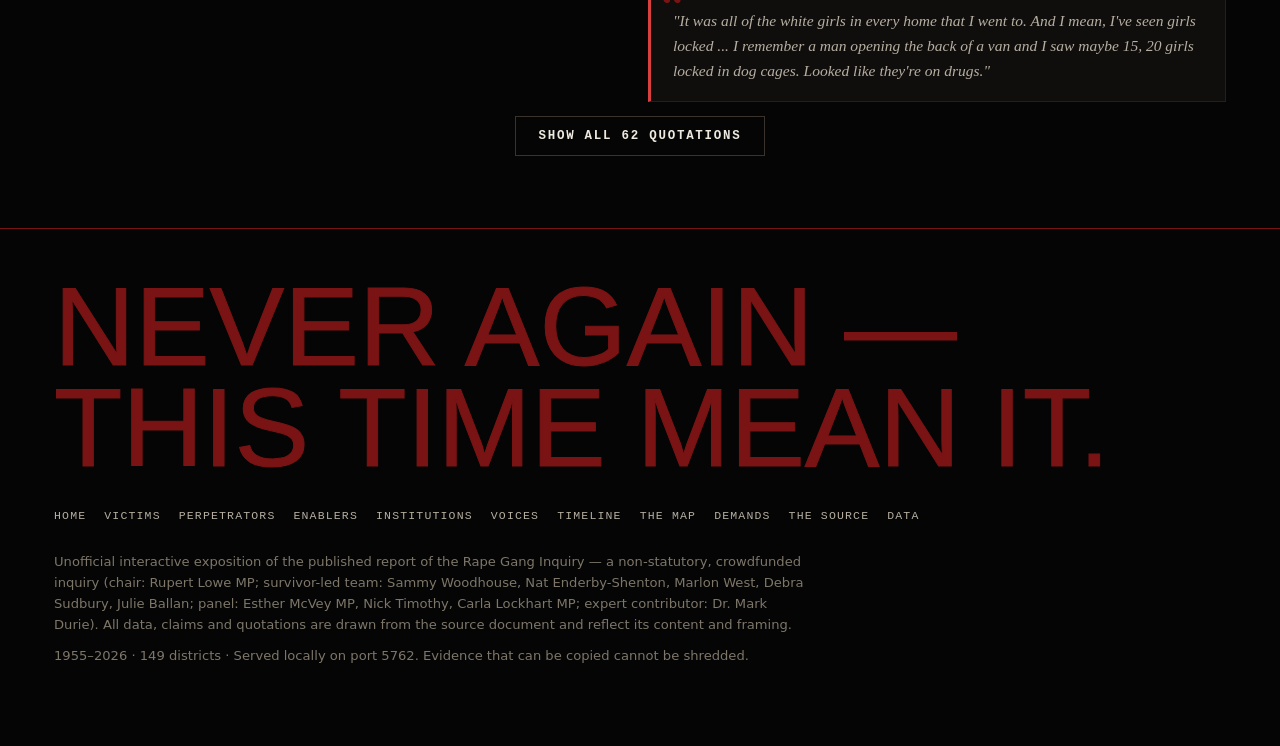
<file: voices.html>
<!DOCTYPE html>
<html lang="en-GB">
<head>
<meta charset="utf-8">
<meta name="viewport" content="width=device-width, initial-scale=1">
<meta name="theme-color" content="#050505">
<title>The Voices — The Rape Gang Inquiry Case File</title>
<meta name="description" content="62 pieces of survivor testimony, verbatim from Appendix II.">
<link rel="icon" href="data:image/svg+xml,%3Csvg xmlns='http://www.w3.org/2000/svg' viewBox='0 0 16 16'%3E%3Crect width='16' height='16' fill='%23050505'/%3E%3Crect x='4' y='4' width='8' height='8' fill='%23d84040'/%3E%3C/svg%3E">
<link rel="stylesheet" href="assets/styles.css">
</head>
<body data-page="voices">
<a class="skip" href="#main">Skip to content</a>
<header class="site-head">
  <div class="bar">
    <a class="brand" href="index.html">RGI · Case File</a>
    <button class="nav-toggle" aria-label="Toggle navigation" aria-expanded="false">☰</button>
    <nav class="site-nav" aria-label="Primary"><a href="index.html">Home</a><a href="victims.html">Victims</a><a href="perpetrators.html">Perpetrators</a><a href="enablers.html">Enablers</a><a href="institutions.html">Institutions</a><a href="voices.html" aria-current="page">Voices</a><a href="timeline.html">Timeline</a><a href="map.html">The map</a><a href="demands.html">Demands</a><a href="document.html">The source</a><a href="data.html">Data</a></nav>
  </div>
  <div id="progress" aria-hidden="true"></div>
</header>
<main id="main">
<section class="page-head"><div class="wrap">
  <div class="kicker">Exhibit 05 · In their own words</div>
  <h2>The voices.</h2>
  <p class="section-lede">Appendix II, verbatim — including exchanges with the Inquiry panel. Sixty-two pieces of testimony. They are hard to read. They were harder to say. Read them anyway. Being heard is the thing every one of these witnesses was denied first.</p>
  
</div></section>
<section id="voices"><div class="wrap"><div id="memorialHost"></div><div class="quote-grid" id="quoteGrid"></div><div class="voices-more"><button class="btn" id="moreQuotes">Show all quotations</button></div></div></section>

</main>
<footer>
  <div class="wrap">
    <div class="big" aria-hidden="true">Never again — this time mean it.</div>
    <nav class="fnav" aria-label="Footer"><a href="index.html">Home</a><a href="victims.html">Victims</a><a href="perpetrators.html">Perpetrators</a><a href="enablers.html">Enablers</a><a href="institutions.html">Institutions</a><a href="voices.html">Voices</a><a href="timeline.html">Timeline</a><a href="map.html">The map</a><a href="demands.html">Demands</a><a href="document.html">The source</a><a href="data.html">Data</a></nav>
    <p>Unofficial interactive exposition of the published report of the Rape Gang Inquiry — a non-statutory, crowdfunded inquiry (chair: Rupert Lowe MP; survivor-led team: Sammy Woodhouse, Nat Enderby-Shenton, Marlon West, Debra Sudbury, Julie Ballan; panel: Esther McVey MP, Nick Timothy, Carla Lockhart MP; expert contributor: Dr. Mark Durie). All data, claims and quotations are drawn from the source document and reflect its content and framing.</p>
    <p>1955–2026 · 149 districts · Served locally on port 5762. Evidence that can be copied cannot be shredded.</p>
  </div>
</footer>
<div id="tooltip" role="status"></div>

<script src="assets/site.js"></script>
</body>
</html>
</file>
<file: assets/styles.css>
/* =============================================================================
   THE RAPE GANG INQUIRY — CASE FILE
   Shared stylesheet for the multi-page exposition.
   One deliberate theme: black like a case file at night, red like the evidence.
   Data marks (#d84040) validated >= 3:1 on the chart surface.
   ========================================================================== */
:root {
  color-scheme:dark;
  --page:#050505; --surface:#100e0d; --surface-2:#191512;
  --ink:#efeae0; --ink-2:#b5aea1; --muted:#7d7669;
  --grid:#241f1c; --baseline:#3a322d; --hairline:rgba(239,234,224,.09);
  --series:#d84040; --series-text:#f2564a; --series-soft:rgba(216,64,64,.14);
  --critical:#e04545; --critical-soft:rgba(224,69,69,.10);
  --blood:#7a1414; --blood-deep:#230a08; --bone:#f2ede3;
  --font:system-ui,-apple-system,"Segoe UI",sans-serif;
  --font-display:Impact,Haettenschweiler,"Arial Narrow Bold","Arial Black",sans-serif;
  --font-serif:Georgia,"Times New Roman",Times,serif;
  --font-mono:"Courier New",Courier,monospace;
}
::selection { background:var(--blood); color:#fff; }

* { box-sizing:border-box; margin:0; padding:0; }
html { scroll-behavior:smooth; overflow-x:clip; -webkit-text-size-adjust:100%; }
body {
  font-family:var(--font); background:var(--page); color:var(--ink);
  line-height:1.6; font-size:16px; -webkit-font-smoothing:antialiased;
  overflow-x:clip; max-width:100%; min-height:100vh;
}
body::after {
  content:""; position:fixed; inset:0; pointer-events:none; z-index:80;
  background:repeating-linear-gradient(0deg, rgba(0,0,0,.12) 0 1px, transparent 1px 3px);
  opacity:.5; mix-blend-mode:multiply;
}
img { max-width:100%; }
a { color:var(--series-text); text-decoration:none; }
a:hover { text-decoration:underline; }
button { font-family:inherit; cursor:pointer; }
:focus-visible { outline:2px solid var(--series); outline-offset:2px; }
.wrap { max-width:1220px; margin:0 auto; padding:0 24px; }
.mono { font-family:var(--font-mono); }
.skip { position:absolute; left:-999px; }
.skip:focus { left:12px; top:8px; z-index:200; background:var(--series); color:#fff; padding:8px 14px; }

/* -------------------------------------------------------------- typography */
h1,h2 { font-family:var(--font-display); font-weight:400; text-transform:uppercase; letter-spacing:.01em; line-height:.95; }
h2 { font-size:clamp(2.1rem,5.4vw,4.2rem); }
h3 { font-size:1.1rem; }
.kicker {
  font-family:var(--font-mono); font-size:.74rem; font-weight:700; letter-spacing:.26em;
  text-transform:uppercase; color:var(--series-text); margin-bottom:16px;
  display:flex; align-items:center; gap:12px; flex-wrap:wrap;
}
.kicker::before { content:""; width:34px; height:2px; background:var(--series); flex-shrink:0; }
.section-lede { color:var(--ink-2); max-width:74ch; margin-top:18px; font-size:1.02rem; }
.section-lede strong { color:var(--ink); }
.page-head { padding:64px 0 40px; border-bottom:1px solid var(--grid); position:relative;
  background:radial-gradient(ellipse 80% 60% at 78% -20%, rgba(122,20,20,.34), transparent 62%), var(--page); }
section { padding:72px 0; position:relative; }

/* ------------------------------------------------------------------ header */
.site-head { position:sticky; top:0; z-index:60; background:rgba(5,5,5,.94);
  backdrop-filter:blur(8px); border-bottom:1px solid var(--blood); }
.site-head .bar { display:flex; align-items:center; gap:14px; height:54px; max-width:1220px; margin:0 auto; padding:0 20px; }
.brand { font-family:var(--font-mono); font-weight:700; font-size:.8rem; letter-spacing:.14em;
  white-space:nowrap; color:var(--ink); display:flex; align-items:center; gap:9px; text-transform:uppercase; }
.brand::before { content:""; width:9px; height:9px; background:var(--series); box-shadow:0 0 10px rgba(216,64,64,.8); }
.brand:hover { text-decoration:none; }
.nav-toggle { display:none; margin-left:auto; background:none; border:1px solid var(--baseline);
  color:var(--ink); width:40px; height:34px; font-size:1.1rem; }
.site-nav { display:flex; gap:1px; overflow-x:auto; flex:1; scrollbar-width:none; justify-content:flex-end; }
.site-nav::-webkit-scrollbar { display:none; }
.site-nav a { font-family:var(--font-mono); color:var(--ink-2); font-size:.7rem; letter-spacing:.1em;
  text-transform:uppercase; padding:6px 8px; white-space:nowrap; }
.site-nav a:hover { background:var(--surface-2); text-decoration:none; color:var(--series-text); }
.site-nav a[aria-current="page"] { color:var(--series-text); background:var(--series-soft); }
#progress { position:absolute; left:0; bottom:-1px; height:2px; width:0;
  background:linear-gradient(90deg, var(--blood), var(--series)); box-shadow:0 0 8px rgba(216,64,64,.7); }

/* ------------------------------------------------------------------ hero */
#hero { min-height:90vh; display:flex; align-items:center; padding:72px 0 56px; overflow:hidden;
  background:radial-gradient(ellipse 100% 65% at 75% -15%, rgba(122,20,20,.5), transparent 62%),
    radial-gradient(ellipse 55% 40% at 8% 8%, rgba(122,20,20,.22), transparent 70%), var(--page);
  border-bottom:1px solid var(--blood); }
.hero-top { font-family:var(--font-mono); font-size:.72rem; letter-spacing:.24em; text-transform:uppercase;
  color:var(--muted); margin-bottom:30px; display:flex; flex-wrap:wrap; gap:8px 20px; }
.hero-top b { color:var(--series-text); font-weight:700; }
#hero h1 { font-size:clamp(3.4rem,12vw,10.5rem); line-height:.86; color:var(--series-text);
  text-shadow:0 0 70px rgba(216,64,64,.4); animation:flicker 9s infinite; }
#hero h1 .ghost { display:block; color:transparent; -webkit-text-stroke:1.5px var(--baseline); text-shadow:none; animation:none; }
@keyframes flicker { 0%,91%,93.5%,100%{opacity:1;} 92%{opacity:.55;} 93%{opacity:.85;} }
.hero-lede { margin-top:32px; max-width:66ch; font-size:1.1rem; color:var(--ink); }
.hero-lede em { color:var(--series-text); font-style:normal; font-weight:700; }
.hero-sub { margin-top:14px; max-width:66ch; color:var(--ink-2); font-size:.94rem; }
.hero-cta-row { margin-top:32px; display:flex; gap:12px; flex-wrap:wrap; }
.stamp { position:absolute; top:96px; right:4vw; transform:rotate(8deg); font-family:var(--font-mono);
  font-weight:700; font-size:.95rem; letter-spacing:.3em; text-transform:uppercase; color:var(--series-text);
  border:3px double var(--series); padding:10px 18px; opacity:.6; pointer-events:none; white-space:nowrap; }
.hero-voice { margin-top:42px; min-height:78px; max-width:62ch; border-left:2px solid var(--blood); padding-left:18px; }
.hero-voice .hv-text { font-family:var(--font-serif); font-style:italic; font-size:1.02rem; color:var(--ink-2); opacity:0; transition:opacity 1.1s ease; }
.hero-voice .hv-text.on { opacity:1; }
.hero-voice .hv-src { font-family:var(--font-mono); font-size:.66rem; letter-spacing:.2em; text-transform:uppercase; color:var(--muted); margin-top:10px; }

/* ------------------------------------------------------------------ buttons */
.btn { display:inline-block; padding:12px 22px; font-family:var(--font-mono); font-size:.78rem;
  font-weight:700; letter-spacing:.14em; text-transform:uppercase; border:1px solid var(--baseline);
  color:var(--ink); background:transparent; }
.btn:hover { background:var(--surface-2); border-color:var(--series); text-decoration:none; }
.btn-primary { background:var(--series); border-color:var(--series); color:#fff; box-shadow:0 0 28px rgba(216,64,64,.4); }
.btn-primary:hover { filter:brightness(1.12); background:var(--series); }

/* ------------------------------------------------------------------ notice */
.notice { margin-top:42px; border:1px dashed var(--series); background:var(--blood-deep); padding:16px 20px; max-width:80ch; }
.notice p { font-size:.87rem; color:var(--ink-2); }
.notice strong { color:var(--ink); }
.notice .nk { font-family:var(--font-mono); font-size:.66rem; letter-spacing:.24em; color:var(--series-text); text-transform:uppercase; display:block; margin-bottom:6px; }

/* ------------------------------------------------------------------ ticker */
.ticker-band { border-top:1px solid var(--blood); border-bottom:1px solid var(--blood); background:var(--blood-deep); overflow:hidden; max-width:100%; }
.ticker { display:flex; white-space:nowrap; width:max-content; animation:tick 160s linear infinite; padding:10px 0; }
.ticker:hover { animation-play-state:paused; }
.ticker span { font-family:var(--font-mono); font-size:.78rem; letter-spacing:.16em; text-transform:uppercase; color:var(--ink-2); padding:0 14px; }
.ticker span::after { content:"·"; color:var(--series-text); margin-left:26px; }
@keyframes tick { from{transform:translateX(0);} to{transform:translateX(-50%);} }

/* ------------------------------------------------------------------ shout */
.shout { padding:96px 24px; text-align:center; border-bottom:1px solid var(--grid);
  background:radial-gradient(ellipse 60% 70% at 50% 50%, rgba(122,20,20,.16), transparent 75%), var(--page); }
.shout .l1, .shout .l2 { font-family:var(--font-display); text-transform:uppercase; line-height:.92;
  font-size:clamp(1.9rem,6.4vw,5rem); display:block; }
.shout .l1 { color:var(--bone); }
.shout .l2 { color:var(--series-text); text-shadow:0 0 50px rgba(216,64,64,.35); margin-top:10px; }
.shout .src { font-family:var(--font-mono); font-size:.68rem; letter-spacing:.24em; text-transform:uppercase; color:var(--muted); margin-top:28px; }

/* ------------------------------------------------------------------ numbers */
.num-grid { display:grid; grid-template-columns:repeat(12,1fr); gap:12px; margin-top:36px; }
.stat-big { border:1px solid var(--grid); background:var(--surface); padding:24px 22px 20px;
  display:flex; flex-direction:column; gap:9px; }
.stat-big:nth-child(odd){ transform:rotate(-.4deg); }
.stat-big:nth-child(even){ transform:rotate(.35deg); }
.stat-big .v { font-family:var(--font-display); color:var(--series-text); line-height:.9;
  font-size:clamp(2.6rem,6.4vw,5.4rem); text-shadow:0 0 34px rgba(216,64,64,.3); }
.stat-big .l { font-family:var(--font-mono); font-size:.72rem; letter-spacing:.14em; text-transform:uppercase; color:var(--ink-2); line-height:1.7; }
.stat-big.s3{grid-column:span 3;} .stat-big.s4{grid-column:span 4;} .stat-big.s5{grid-column:span 5;}
.stat-big.s6{grid-column:span 6;} .stat-big.s7{grid-column:span 7;} .stat-big.s8{grid-column:span 8;}
.num-foot { font-family:var(--font-mono); color:var(--muted); font-size:.7rem; letter-spacing:.1em; margin-top:16px; text-transform:uppercase; }

/* small stat tiles (page headers) */
.tile-row { display:grid; grid-template-columns:repeat(auto-fit,minmax(150px,1fr)); gap:10px; margin-top:28px; }
.tile { border:1px solid var(--grid); border-top:2px solid var(--blood); background:var(--surface); padding:16px 18px; }
.tile .v { font-family:var(--font-display); color:var(--series-text); font-size:2rem; line-height:1; }
.tile .l { font-family:var(--font-mono); font-size:.68rem; letter-spacing:.1em; text-transform:uppercase; color:var(--ink-2); margin-top:6px; line-height:1.5; }

/* ------------------------------------------------------------------ section index (home) */
.index-grid { display:grid; grid-template-columns:repeat(auto-fit,minmax(260px,1fr)); gap:12px; margin-top:32px; }
.index-card { display:block; border:1px solid var(--grid); border-left:3px solid var(--series); background:var(--surface);
  padding:22px; color:var(--ink); transition:transform .18s, box-shadow .18s; }
.index-card:hover { transform:translateY(-3px); box-shadow:0 14px 40px rgba(0,0,0,.5); text-decoration:none; border-left-color:var(--series-text); }
.index-card .ic-k { font-family:var(--font-mono); font-size:.66rem; letter-spacing:.2em; text-transform:uppercase; color:var(--muted); }
.index-card h3 { font-family:var(--font-display); font-weight:400; text-transform:uppercase; font-size:1.5rem; margin:6px 0 8px; color:var(--series-text); }
.index-card p { color:var(--ink-2); font-size:.9rem; }
.index-card .go { font-family:var(--font-mono); font-size:.72rem; color:var(--series-text); margin-top:12px; display:block; }

/* ------------------------------------------------------------------ findings */
.cards-3 { display:grid; grid-template-columns:repeat(auto-fit,minmax(300px,1fr)); gap:14px; margin-top:34px; }
.finding { background:var(--surface); border:1px solid var(--grid); border-left:3px solid var(--series);
  padding:24px; display:flex; flex-direction:column; gap:10px; transition:transform .18s, box-shadow .18s; }
.finding:hover { transform:translateY(-3px); box-shadow:0 14px 40px rgba(0,0,0,.5), 0 0 0 1px var(--blood); }
.finding .fnum { font-family:var(--font-mono); font-size:.7rem; color:var(--muted); letter-spacing:.2em; }
.finding .fk { font-family:var(--font-mono); font-size:.72rem; font-weight:700; letter-spacing:.2em; text-transform:uppercase; color:var(--series-text); }
.finding p { color:var(--ink-2); font-size:.92rem; }
.finding p strong { color:var(--ink); }

/* ------------------------------------------------------------------ the web */
#web { padding-top:16px; }
.web-shell { position:relative; margin-top:24px; border:1px solid var(--blood);
  background:radial-gradient(ellipse 70% 60% at 50% 40%, rgba(122,20,20,.14), transparent 70%), #070606; }
#webCanvas { display:block; width:100%; height:74vh; min-height:460px; cursor:grab; touch-action:pan-y; }
#webCanvas.dragging { cursor:grabbing; }
.web-hud { position:absolute; top:12px; left:12px; right:12px; display:flex; gap:8px; flex-wrap:wrap; align-items:flex-start; pointer-events:none; }
.web-hud > * { pointer-events:auto; }
.web-search { position:relative; }
.web-search input { background:rgba(5,5,5,.85); border:1px solid var(--baseline); color:var(--ink);
  font-family:var(--font-mono); font-size:.76rem; letter-spacing:.06em; padding:9px 12px; width:230px; max-width:60vw; }
.web-search input:focus { outline:none; border-color:var(--series); }
.web-search .ws-results { position:absolute; top:100%; left:0; width:300px; max-width:80vw; max-height:250px; overflow:auto;
  background:rgba(5,5,5,.97); border:1px solid var(--baseline); border-top:none; z-index:5; }
.ws-hit { display:block; width:100%; text-align:left; background:none; border:none; border-bottom:1px solid var(--grid);
  padding:8px 12px; color:var(--ink-2); font-size:.76rem; font-family:var(--font-mono); }
.ws-hit:hover { background:var(--surface-2); color:var(--series-text); }
.ws-hit .t { color:var(--muted); font-size:.62rem; letter-spacing:.14em; text-transform:uppercase; display:block; }
.web-filters { display:flex; gap:6px; flex-wrap:wrap; }
.wf { font-family:var(--font-mono); font-size:.64rem; letter-spacing:.1em; text-transform:uppercase;
  background:rgba(5,5,5,.85); border:1px solid var(--baseline); color:var(--ink-2); padding:7px 10px; }
.wf[aria-pressed="true"] { border-color:var(--series); color:var(--ink); }
.wf[aria-pressed="false"] { opacity:.4; text-decoration:line-through; }
.wf .g { margin-right:6px; }
.web-ctl { display:flex; gap:6px; margin-left:auto; }
.web-ctl button { background:rgba(5,5,5,.85); border:1px solid var(--baseline); color:var(--ink);
  font-family:var(--font-mono); font-size:.82rem; width:36px; height:34px; }
.web-ctl button:hover { border-color:var(--series); color:var(--series-text); }
.web-caption { position:absolute; left:12px; bottom:10px; font-family:var(--font-mono); font-size:.62rem;
  letter-spacing:.16em; text-transform:uppercase; color:var(--muted); pointer-events:none; max-width:70%; }
#webPanel { position:absolute; top:0; right:0; bottom:0; width:min(390px,94vw);
  background:rgba(7,6,6,.97); border-left:1px solid var(--blood); transform:translateX(102%);
  transition:transform .3s ease; overflow-y:auto; z-index:6; padding:20px 22px 30px; }
#webPanel.open { transform:none; }
#webPanel .wp-close { position:absolute; top:10px; right:12px; background:none; border:1px solid var(--baseline);
  color:var(--ink); width:30px; height:30px; font-family:var(--font-mono); }
#webPanel .wp-type { font-family:var(--font-mono); font-size:.64rem; letter-spacing:.24em; text-transform:uppercase; color:var(--series-text); }
#webPanel h4 { font-family:var(--font-display); font-weight:400; text-transform:uppercase; font-size:1.7rem; line-height:1; margin:8px 40px 4px 0; }
#webPanel .wp-deg { font-family:var(--font-mono); font-size:.66rem; color:var(--muted); letter-spacing:.1em; text-transform:uppercase; }
.wp-field { margin-top:14px; }
.wp-field .fl { font-family:var(--font-mono); font-size:.62rem; letter-spacing:.18em; text-transform:uppercase; color:var(--muted); margin-bottom:5px; }
.wp-field .fv { font-size:.87rem; color:var(--ink-2); }
.wp-links { margin-top:18px; border-top:1px solid var(--grid); padding-top:12px; }
.wp-link { display:block; width:100%; text-align:left; background:none; border:none; border-bottom:1px solid var(--grid);
  padding:7px 2px; color:var(--ink-2); font-size:.82rem; }
.wp-link:hover { color:var(--series-text); }
.wp-link .g { margin-right:8px; }
.wp-open { margin-top:16px; width:100%; }

/* ------------------------------------------------------------------ charts */
.chart-grid { display:grid; grid-template-columns:repeat(auto-fit,minmax(420px,1fr)); gap:14px; margin-top:28px; }
.chart-card { background:var(--surface); border:1px solid var(--grid); padding:20px; }
.chart-head { display:flex; justify-content:space-between; align-items:flex-start; gap:12px; margin-bottom:4px; }
.chart-head h3 { font-family:var(--font-display); font-weight:400; text-transform:uppercase; font-size:1.2rem; letter-spacing:.02em; }
.chart-sub { color:var(--muted); font-size:.79rem; margin-bottom:16px; }
.view-toggle { background:none; border:1px solid var(--baseline); color:var(--ink-2); font-family:var(--font-mono);
  font-size:.64rem; letter-spacing:.1em; text-transform:uppercase; padding:4px 10px; flex-shrink:0; }
.view-toggle:hover { background:var(--surface-2); }
.chart-foot { color:var(--muted); font-size:.76rem; margin-top:14px; border-top:1px solid var(--grid); padding-top:10px; }
.hbar-row { display:grid; grid-template-columns:190px 1fr; gap:10px; align-items:center; padding:4px 0; }
.hbar-row:hover, .hbar-row:focus-visible { background:var(--surface-2); outline:none; }
.hbar-label { font-size:.82rem; color:var(--ink-2); text-align:right; line-height:1.3; }
.hbar-track { display:flex; align-items:center; gap:8px; }
.hbar-fill { height:16px; background:var(--series); min-width:2px; transition:width .9s cubic-bezier(.2,.7,.3,1); }
.hbar-val { font-family:var(--font-mono); font-size:.8rem; color:var(--ink); font-weight:700; }
.hbar-axis { border-left:1px solid var(--baseline); }
.colchart { display:flex; align-items:flex-end; gap:12px; height:190px; border-bottom:1px solid var(--baseline); padding:0 6px; }
.colchart .col { flex:1; display:flex; flex-direction:column; align-items:center; justify-content:flex-end; gap:6px; height:100%; }
.colchart .col:hover, .colchart .col:focus-visible { background:var(--surface-2); outline:none; }
.colchart .colfill { width:24px; max-width:70%; background:var(--series); transition:height .9s cubic-bezier(.2,.7,.3,1); }
.colchart .colval { font-family:var(--font-mono); font-size:.8rem; font-weight:700; }
.colchart-labels { display:flex; gap:12px; padding:6px 6px 0; }
.colchart-labels span { flex:1; text-align:center; font-size:.72rem; color:var(--muted); line-height:1.25; }
.data-table { width:100%; border-collapse:collapse; font-size:.84rem; }
.data-table th { text-align:left; color:var(--muted); font-family:var(--font-mono); font-weight:700; font-size:.64rem; text-transform:uppercase; letter-spacing:.1em; padding:8px 10px; border-bottom:1px solid var(--baseline); }
.data-table td { padding:8px 10px; border-bottom:1px solid var(--grid); vertical-align:top; }
.data-table td.num { font-variant-numeric:tabular-nums; text-align:right; }
.data-table tr:last-child td { border-bottom:none; }
.table-scroll { overflow-x:auto; }

/* ratio / meter bars for flags */
.meter-row { display:grid; grid-template-columns:1fr; gap:4px; padding:12px 0; border-bottom:1px solid var(--grid); }
.meter-row:last-child { border-bottom:none; }
.meter-top { display:flex; justify-content:space-between; align-items:baseline; gap:12px; }
.meter-top .ml { font-size:.92rem; color:var(--ink); }
.meter-top .mv { font-family:var(--font-mono); color:var(--series-text); font-weight:700; font-size:.9rem; white-space:nowrap; }
.meter-track { height:10px; background:var(--surface-2); border:1px solid var(--grid); }
.meter-fill { height:100%; background:var(--series); transition:width 1s cubic-bezier(.2,.7,.3,1); }

/* ------------------------------------------------------------------ tooltip */
#tooltip { position:fixed; z-index:100; pointer-events:none; background:var(--bone); color:#0a0a09;
  padding:7px 11px; font-size:.8rem; max-width:280px; display:none; line-height:1.4; box-shadow:0 4px 14px rgba(0,0,0,.4); }
#tooltip .tv { font-weight:700; font-size:.9rem; }

/* ------------------------------------------------------------------ filters + records */
.panel-note { background:var(--surface-2); border-left:3px solid var(--baseline); padding:12px 16px;
  font-size:.85rem; color:var(--ink-2); margin:26px 0 20px; max-width:96ch; }
.filter-row { display:flex; gap:10px; flex-wrap:wrap; margin-bottom:6px; align-items:center; }
.filter-row input[type="search"], .filter-row select { background:var(--surface); border:1px solid var(--baseline);
  color:var(--ink); padding:9px 12px; font-size:.88rem; font-family:inherit; }
.filter-row input[type="search"] { flex:1; min-width:180px; }
.result-count { font-family:var(--font-mono); color:var(--muted); font-size:.7rem; letter-spacing:.1em; text-transform:uppercase; margin:8px 0 16px; }
.rec-card { background:var(--surface); border:1px solid var(--grid); margin-bottom:8px; overflow:hidden; }
.rec-head { width:100%; background:none; border:none; text-align:left; padding:14px 16px;
  display:flex; align-items:center; gap:10px; flex-wrap:wrap; color:var(--ink); }
.rec-head:hover { background:var(--surface-2); }
.rec-head .name { font-weight:700; font-size:.98rem; }
.rec-head .meta { color:var(--muted); font-size:.79rem; }
.rec-head .chev { margin-left:auto; color:var(--muted); transition:transform .15s; }
.rec-card.open .chev { transform:rotate(90deg); }
.rec-body { display:none; padding:4px 16px 18px; border-top:1px solid var(--grid); }
.rec-card.open .rec-body { display:block; }
.field { margin-top:12px; }
.field .fl { font-family:var(--font-mono); font-size:.62rem; font-weight:700; text-transform:uppercase; letter-spacing:.16em; color:var(--muted); margin-bottom:5px; }
.field .fv { font-size:.9rem; color:var(--ink-2); }
.chips { display:flex; flex-wrap:wrap; gap:6px; }
.chip { background:var(--surface-2); border:1px solid var(--grid); padding:2px 11px; font-size:.78rem; color:var(--ink-2); }
.chip.accent { background:var(--series-soft); border-color:transparent; color:var(--ink); }
.chip.ref { border-style:dashed; color:var(--muted); font-size:.72rem; }
.badge { padding:1px 8px; font-family:var(--font-mono); font-size:.64rem; font-weight:700; letter-spacing:.08em; text-transform:uppercase; }
.badge.grp { background:var(--series-soft); color:var(--series-text); }
.badge.id { background:var(--surface-2); color:var(--muted); border:1px solid var(--grid); }
.badge.crit { background:var(--critical-soft); color:var(--critical); border:1px solid var(--blood); }
.badge.dead { background:var(--blood); color:#fff; }
.pill-row { display:flex; gap:8px; flex-wrap:wrap; margin-bottom:22px; }
.pill { background:var(--surface); border:1px solid var(--baseline); color:var(--ink-2); padding:6px 14px;
  font-family:var(--font-mono); font-size:.7rem; letter-spacing:.08em; text-transform:uppercase; font-weight:700; }
.pill:hover { background:var(--surface-2); }
.pill[aria-pressed="true"] { background:var(--series); border-color:var(--series); color:#fff; }
.group-h { font-family:var(--font-mono); font-size:.7rem; font-weight:700; text-transform:uppercase; letter-spacing:.22em; color:var(--muted); margin:28px 0 12px; }
.group-h:first-child { margin-top:0; }

/* ------------------------------------------------------------------ map */
.wall-names { margin-top:34px; line-height:2.15; text-align:justify; }
.wall-name { display:inline-block; margin:0 13px 0 0; font-family:var(--font-mono); font-size:.8rem;
  letter-spacing:.05em; color:var(--muted); background:none; border:none; padding:0 2px; cursor:pointer;
  opacity:0; transition:opacity .6s ease, color .25s ease, text-shadow .25s ease; }
.wall-name.lit { opacity:1; }
.wall-name.gang { color:var(--ink-2); }
.wall-name:hover, .wall-name:focus-visible { color:var(--series-text); text-shadow:0 0 14px rgba(216,64,64,.9); outline:none; }
.wall-hint { margin-top:22px; font-family:var(--font-mono); color:var(--muted); font-size:.68rem; letter-spacing:.12em; text-transform:uppercase; }
.district-grid { display:grid; grid-template-columns:repeat(auto-fill,minmax(170px,1fr)); gap:6px; margin-top:14px; }
.district { background:var(--surface); border:1px solid var(--grid); padding:7px 12px; font-size:.82rem; color:var(--ink-2); }

/* ------------------------------------------------------------------ law/venues items */
.law-item { background:var(--surface); border:1px solid var(--grid); padding:16px 18px; margin-bottom:8px; }
.law-item .lh { display:flex; align-items:baseline; gap:10px; flex-wrap:wrap; }
.law-item .yr { font-family:var(--font-mono); color:var(--series-text); font-weight:700; font-size:.85rem; }
.law-item h4 { font-size:.95rem; }
.law-item p { color:var(--ink-2); font-size:.86rem; margin-top:6px; }

/* ------------------------------------------------------------------ timeline */
.timeline { margin-top:40px; position:relative; padding-left:8px; }
.timeline::before { content:""; position:absolute; left:96px; top:8px; bottom:8px; width:2px;
  background:linear-gradient(180deg, var(--blood), var(--series) 50%, var(--blood)); }
.tl-item { display:grid; grid-template-columns:74px 1fr; gap:36px; padding:18px 0; position:relative; }
.tl-item::after { content:""; position:absolute; left:91px; top:28px; width:11px; height:11px;
  background:var(--series); border:2px solid var(--page); box-shadow:0 0 12px rgba(216,64,64,.8); }
.tl-year { text-align:right; font-family:var(--font-mono); font-weight:700; font-size:.92rem; color:var(--series-text); padding-top:4px; }
.tl-body h4 { font-family:var(--font-display); font-weight:400; text-transform:uppercase; font-size:1.5rem; letter-spacing:.02em; margin-bottom:6px; }
.tl-body p { color:var(--ink-2); font-size:.92rem; max-width:68ch; }
.tl-body em { color:var(--series-text); font-family:var(--font-serif); }

/* ------------------------------------------------------------------ voices */
.memorial { margin:40px auto 44px; max-width:70ch; text-align:center; border-top:2px solid var(--series);
  border-bottom:1px solid var(--blood); background:linear-gradient(180deg, rgba(122,20,20,.14), transparent 80%); padding:34px 26px 30px; }
.memorial .mem-k { font-family:var(--font-mono); font-size:.66rem; font-weight:700; letter-spacing:.32em; text-transform:uppercase; color:var(--series-text); margin-bottom:14px; }
.memorial p { color:var(--ink-2); font-size:1rem; font-family:var(--font-serif); }
.memorial .names { font-family:var(--font-display); text-transform:uppercase; color:var(--bone); font-size:1.5rem; letter-spacing:.04em; margin:12px 0 6px; line-height:1.5; }
.quote-grid { columns:2 380px; column-gap:16px; margin-top:32px; }
.quote-card { break-inside:avoid; background:var(--surface); border:1px solid var(--grid); border-left:3px solid var(--series);
  padding:28px 22px 18px; margin-bottom:16px; position:relative; }
.quote-card::before { content:"\201C"; position:absolute; top:0; left:10px; font-family:var(--font-serif); font-size:3.2rem; line-height:1; color:var(--blood); }
.quote-card .qnum { position:absolute; top:8px; right:12px; font-family:var(--font-mono); font-size:.62rem; color:var(--muted); letter-spacing:.12em; }
.quote-card p { font-family:var(--font-serif); font-style:italic; font-size:.97rem; color:var(--ink-2); }
.quote-card .turn { margin-bottom:9px; font-family:var(--font-serif); font-size:.94rem; color:var(--ink-2); }
.quote-card .speaker { font-family:var(--font-mono); font-style:normal; font-weight:700; color:var(--series-text); font-size:.68rem; letter-spacing:.12em; text-transform:uppercase; }
.voices-more { margin-top:14px; text-align:center; }

/* ------------------------------------------------------------------ charges */
.fail-grid { display:grid; grid-template-columns:repeat(auto-fit,minmax(340px,1fr)); gap:14px; margin-top:32px; }
.fail-card { background:var(--surface); border:1px solid var(--grid); border-left:3px solid var(--series); padding:22px; position:relative; overflow:hidden; }
.fail-card::after { content:"FAILED"; position:absolute; top:14px; right:-30px; transform:rotate(24deg);
  font-family:var(--font-mono); font-weight:700; font-size:.78rem; letter-spacing:.36em; color:var(--series-text);
  border:2px double var(--series); padding:4px 34px; opacity:.5; pointer-events:none; }
.fail-card h3 { font-family:var(--font-display); font-weight:400; text-transform:uppercase; font-size:1.35rem; letter-spacing:.02em; display:flex; align-items:baseline; gap:10px; flex-wrap:wrap; }
.fail-card .cnt { font-family:var(--font-mono); color:var(--muted); font-size:.66rem; letter-spacing:.12em; }
.fail-card ul { list-style:none; margin-top:14px; }
.fail-card li { padding:10px 0; border-bottom:1px solid var(--grid); font-size:.85rem; color:var(--ink-2); }
.fail-card li:last-child { border-bottom:none; }
.fail-card li strong { color:var(--ink); display:block; font-size:.88rem; }

/* ------------------------------------------------------------------ demands */
.demand-list { margin-top:36px; counter-reset:demand; }
.demand { display:grid; grid-template-columns:110px 1fr; gap:24px; padding:26px 0; border-bottom:1px solid var(--grid); counter-increment:demand; }
.demand::before { content:counter(demand,decimal-leading-zero); font-family:var(--font-display); font-size:3.2rem; line-height:.9; color:var(--blood); text-align:right; }
.demand h3 { font-family:var(--font-display); font-weight:400; text-transform:uppercase; font-size:1.5rem; letter-spacing:.02em; color:var(--bone); margin-bottom:8px; }
.demand p { color:var(--ink-2); font-size:.92rem; max-width:80ch; }
.demand p strong { color:var(--ink); }
.sol-note { margin-top:26px; color:var(--ink-2); font-size:.88rem; }

/* ------------------------------------------------------------------ document */
.doc-layout { display:grid; grid-template-columns:300px 1fr; gap:24px; margin-top:32px; align-items:start; }
.doc-toc { position:sticky; top:70px; background:var(--surface); border:1px solid var(--grid); padding:16px; max-height:calc(100vh - 92px); overflow-y:auto; }
.doc-toc input { width:100%; background:var(--page); border:1px solid var(--baseline); color:var(--ink); padding:9px 12px; font-size:.85rem; margin-bottom:12px; font-family:inherit; }
.doc-toc button.toc-item { display:block; width:100%; text-align:left; background:none; border:none; color:var(--ink-2); padding:7px 10px; font-size:.83rem; line-height:1.35; }
.doc-toc button.toc-item:hover { background:var(--surface-2); }
.doc-toc button.toc-item[aria-current="true"] { background:var(--series-soft); color:var(--ink); font-weight:600; border-left:2px solid var(--series); }
.search-hit { display:block; width:100%; text-align:left; background:none; border:none; border-bottom:1px solid var(--grid); padding:9px 6px; }
.search-hit .sh-sec { font-family:var(--font-mono); font-size:.6rem; font-weight:700; color:var(--series-text); text-transform:uppercase; letter-spacing:.1em; }
.search-hit .sh-snip { font-size:.79rem; color:var(--ink-2); margin-top:3px; }
.search-hit:hover { background:var(--surface-2); }
.doc-reader { background:var(--surface); border:1px solid var(--grid); padding:34px 36px; min-height:400px; }
.doc-reader h3 { font-family:var(--font-display); font-weight:400; text-transform:uppercase; font-size:1.9rem; letter-spacing:.02em; margin-bottom:20px; }
.doc-reader p { margin-bottom:14px; color:var(--ink-2); font-size:.94rem; max-width:75ch; }
.doc-reader mark { background:var(--series-soft); color:var(--ink); padding:0 2px; }
.doc-nav { display:flex; justify-content:space-between; margin-top:24px; gap:12px; }

/* ------------------------------------------------------------------ export */
.export-grid { display:grid; grid-template-columns:repeat(auto-fit,minmax(250px,1fr)); gap:12px; margin-top:32px; }
.export-card { background:var(--surface); border:1px solid var(--grid); padding:20px; display:flex; flex-direction:column; gap:8px; }
.export-card h4 { font-family:var(--font-mono); font-size:.78rem; letter-spacing:.1em; text-transform:uppercase; }
.export-card p { color:var(--ink-2); font-size:.82rem; flex:1; }
.provenance { margin-top:30px; background:var(--surface-2); border-left:3px solid var(--baseline); padding:18px 22px; font-size:.84rem; color:var(--ink-2); max-width:100ch; }
.provenance strong { color:var(--ink); }

/* ------------------------------------------------------------------ footer */
footer { padding:48px 0 70px; color:var(--muted); font-size:.82rem; border-top:1px solid var(--blood); }
footer .wrap > .fnav { display:flex; gap:8px 18px; flex-wrap:wrap; margin-bottom:26px; }
footer .fnav a { font-family:var(--font-mono); font-size:.72rem; letter-spacing:.1em; text-transform:uppercase; color:var(--ink-2); }
footer .big { font-family:var(--font-display); text-transform:uppercase; color:var(--blood);
  font-size:clamp(2.2rem,9vw,7rem); line-height:.9; margin-bottom:28px; -webkit-text-stroke:1px var(--blood); overflow-wrap:break-word; }
footer p { max-width:90ch; margin-bottom:10px; }

/* ------------------------------------------------------------------ motion */
.reveal { opacity:0; transform:translateY(16px); transition:opacity .7s ease, transform .7s ease; }
.reveal.in { opacity:1; transform:none; }

/* =============================================================================
   MOBILE
   ========================================================================== */
@media (max-width:900px) {
  .num-grid .stat-big { grid-column:span 12 !important; transform:none; }
  .stamp { display:none; }
  .hero-top { gap:6px 14px; }
}
@media (max-width:820px) {
  .doc-layout { grid-template-columns:1fr; }
  .doc-toc { position:static; max-height:none; }
}
@media (max-width:760px) {
  .site-head .bar { height:52px; }
  .nav-toggle { display:block; }
  /* NB: .site-head has backdrop-filter, which makes it the containing block for
     this fixed child — so height is set explicitly rather than via bottom:0. */
  .site-nav { position:fixed; top:52px; left:0; right:0; height:calc(100vh - 52px); height:calc(100dvh - 52px);
    flex-direction:column; justify-content:flex-start; gap:0; background:#050505; padding:8px 0;
    transform:translateX(100%); transition:transform .28s ease; overflow-y:auto; }
  .site-nav.open { transform:none; }
  .site-nav a { font-size:.9rem; letter-spacing:.14em; padding:15px 24px; border-bottom:1px solid var(--grid); }
  section, .page-head { padding-left:0; padding-right:0; }
  .wrap { padding:0 18px; }
  section { padding:52px 0; }
  .page-head { padding:44px 0 32px; }
  .chart-grid { grid-template-columns:1fr; }
  .hbar-row { grid-template-columns:130px 1fr; }
  .demand { grid-template-columns:1fr; gap:6px; }
  .demand::before { text-align:left; font-size:2rem; }
  .tl-item { grid-template-columns:1fr; gap:4px; padding-left:26px; }
  .timeline::before { left:6px; }
  .tl-item::after { left:2px; }
  .tl-year { text-align:left; }
  .quote-grid { columns:1; }
  .shout { padding:64px 20px; }
  #web { }
  #webCanvas { height:66vh; min-height:380px; }
  .web-hud { gap:6px; }
  .web-search input { width:100%; max-width:none; }
  .web-filters { max-height:96px; overflow-y:auto; }
  .index-grid, .cards-3, .fail-grid { grid-template-columns:1fr; }
  .rec-head { padding:12px 14px; }
}
@media (max-width:420px) {
  body { font-size:15px; }
  .stat-big .v { font-size:2.4rem; }
  #hero h1 { font-size:clamp(2.6rem,15vw,4rem); }
}
@media (prefers-reduced-motion:reduce) {
  * { scroll-behavior:auto; }
  .reveal { opacity:1; transform:none; transition:none; }
  .hbar-fill, .colfill, .meter-fill { transition:none !important; }
  #hero h1 { animation:none; }
  .ticker { animation:none; flex-wrap:wrap; width:auto; white-space:normal; }
  .wall-name { opacity:1; transition:none; }
}

/* =============================================================================
   PRINT
   ========================================================================== */
@media print {
  :root { --page:#fff; --surface:#fff; --surface-2:#f2f0ec; --ink:#000; --ink-2:#333; --muted:#6b6862;
    --grid:#d8d6d0; --baseline:#b5b2aa; --series:#a82525; --series-text:#a82525; --series-soft:rgba(168,37,37,.1);
    --critical:#a82525; --blood:#a82525; --blood-deep:#f7ecec; --bone:#111; }
  body::after { display:none; }
  .site-head, .hero-cta-row, .view-toggle, .filter-row, .doc-toc, .export-grid, #tooltip, .voices-more,
  .hero-voice, #progress, .ticker-band, #web, .web-hud, .nav-toggle { display:none !important; }
  body { background:#fff; color:#000; }
  #hero, .page-head, .memorial, .shout, .web-shell { background:#fff !important; }
  #hero h1 { text-shadow:none; animation:none; }
  section { padding:20px 0; }
  .rec-body { display:block !important; }
  .reveal { opacity:1 !important; transform:none !important; }
  .wall-name { opacity:1 !important; }
}
</file>
